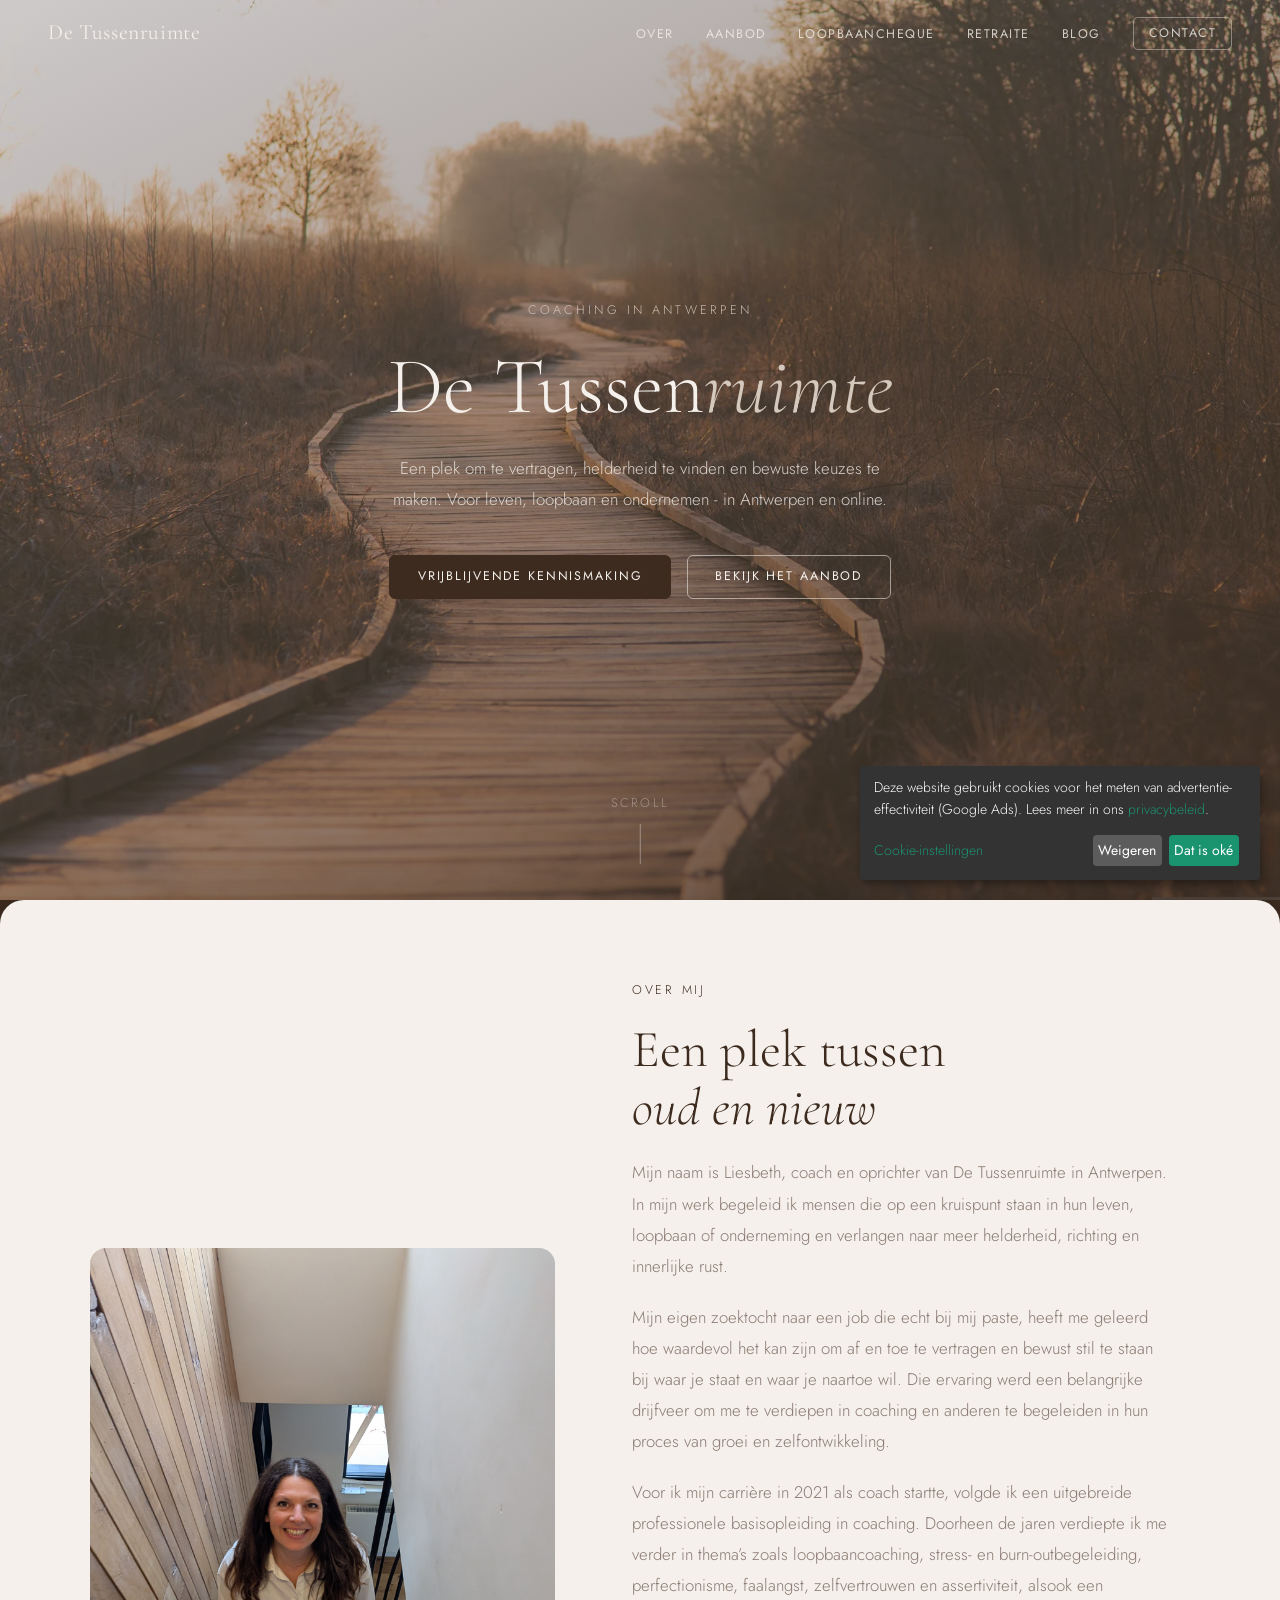
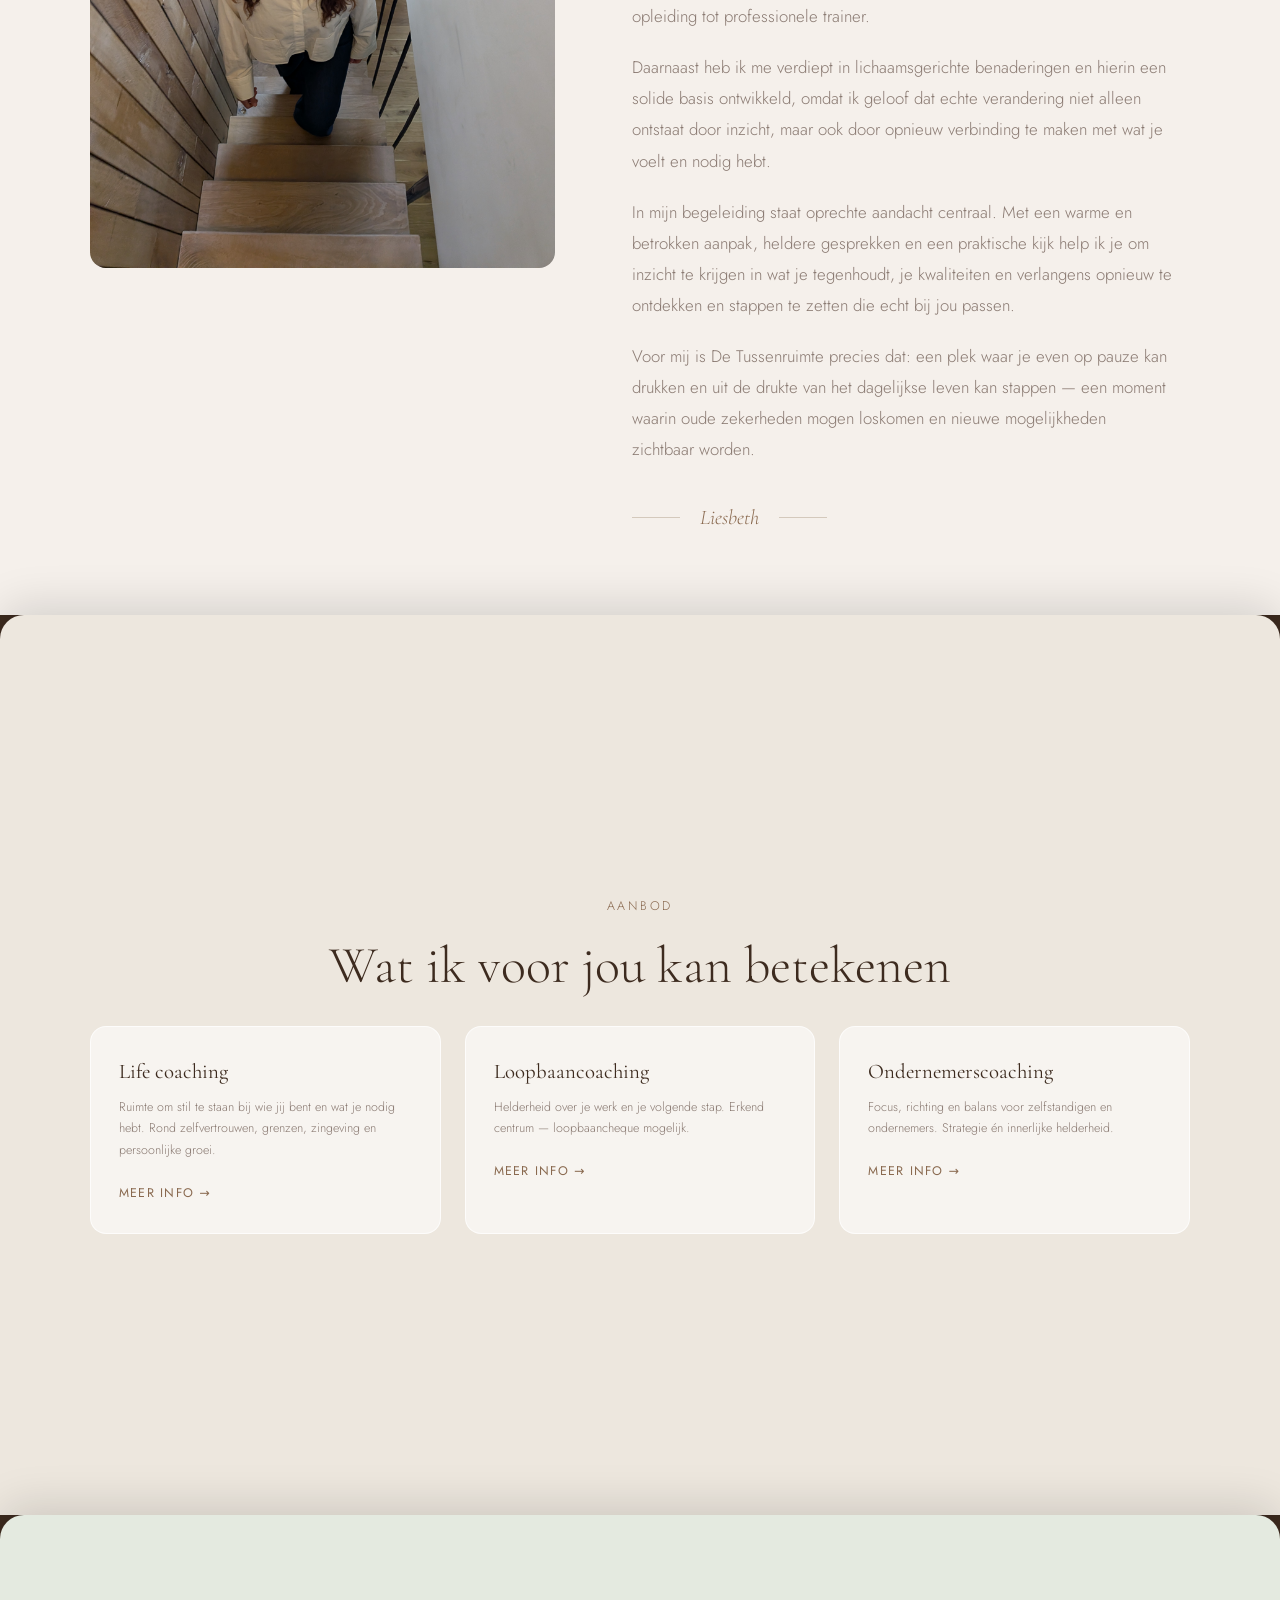
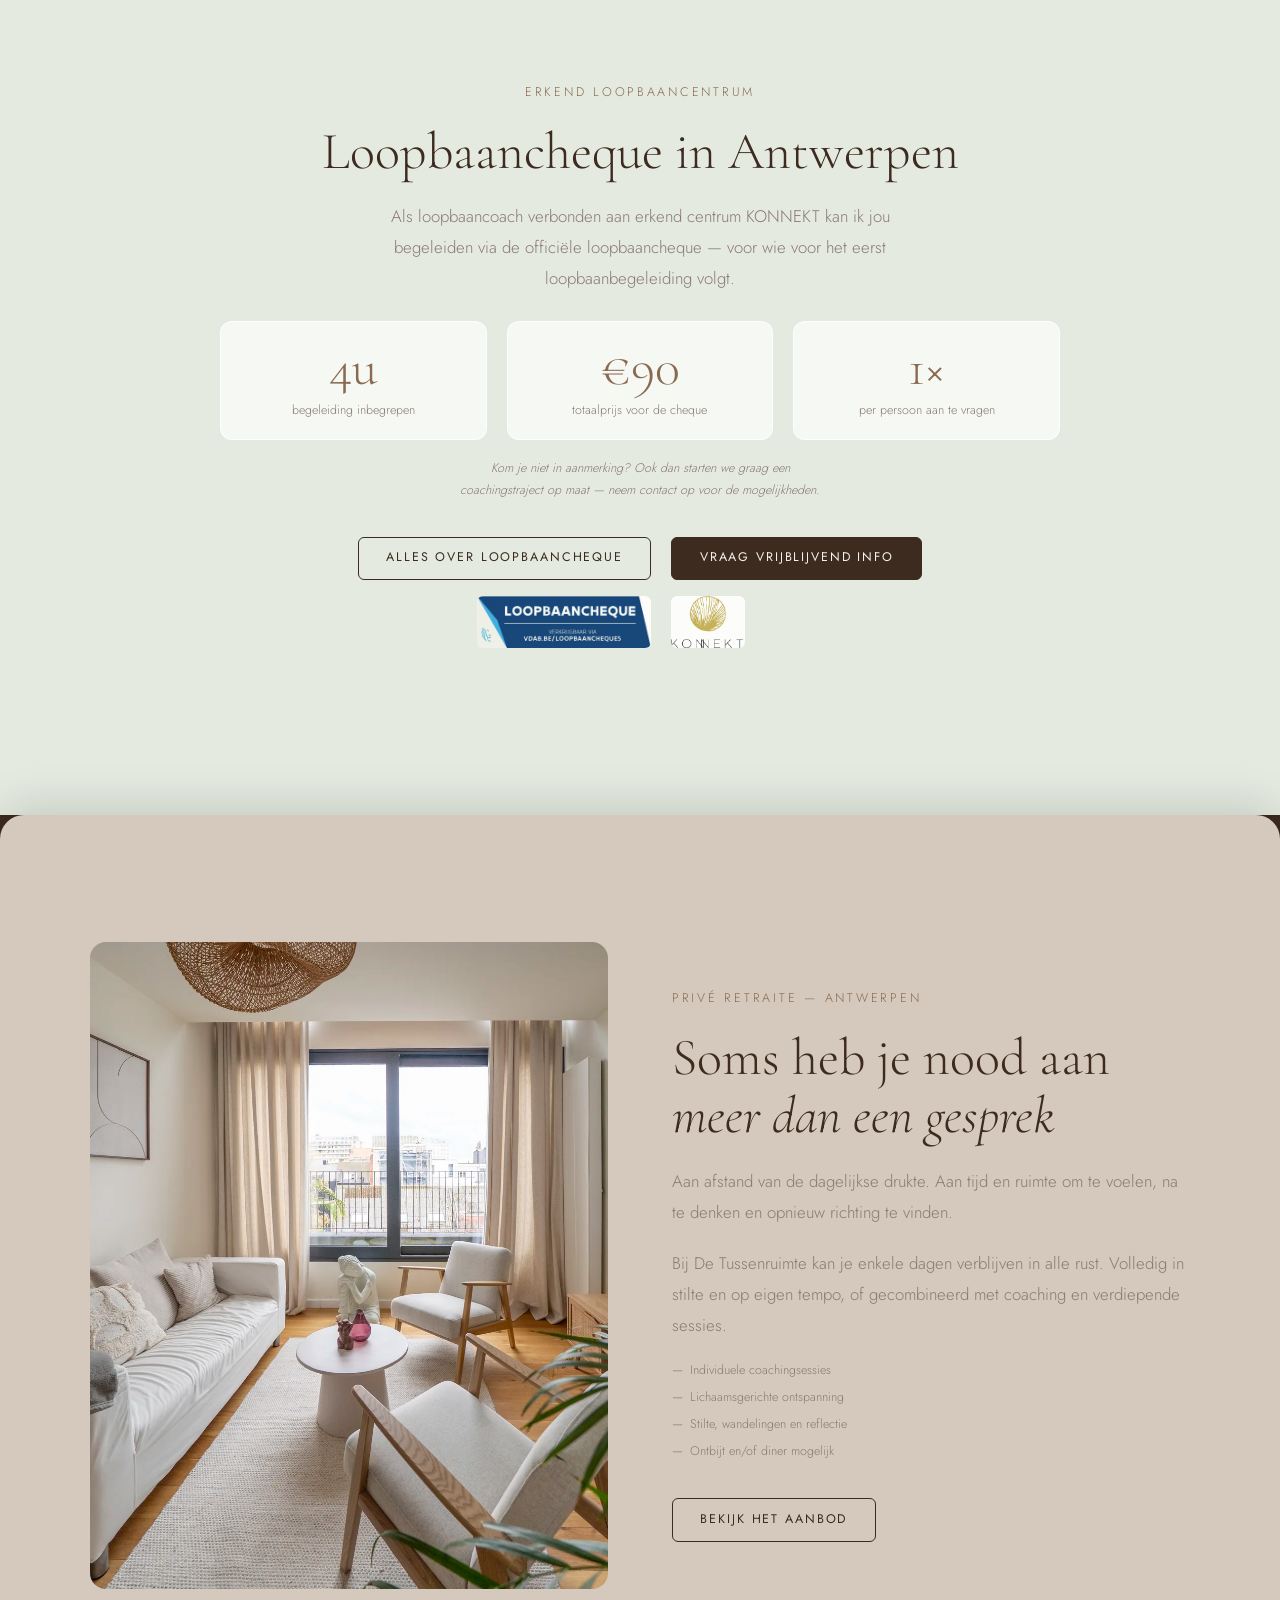
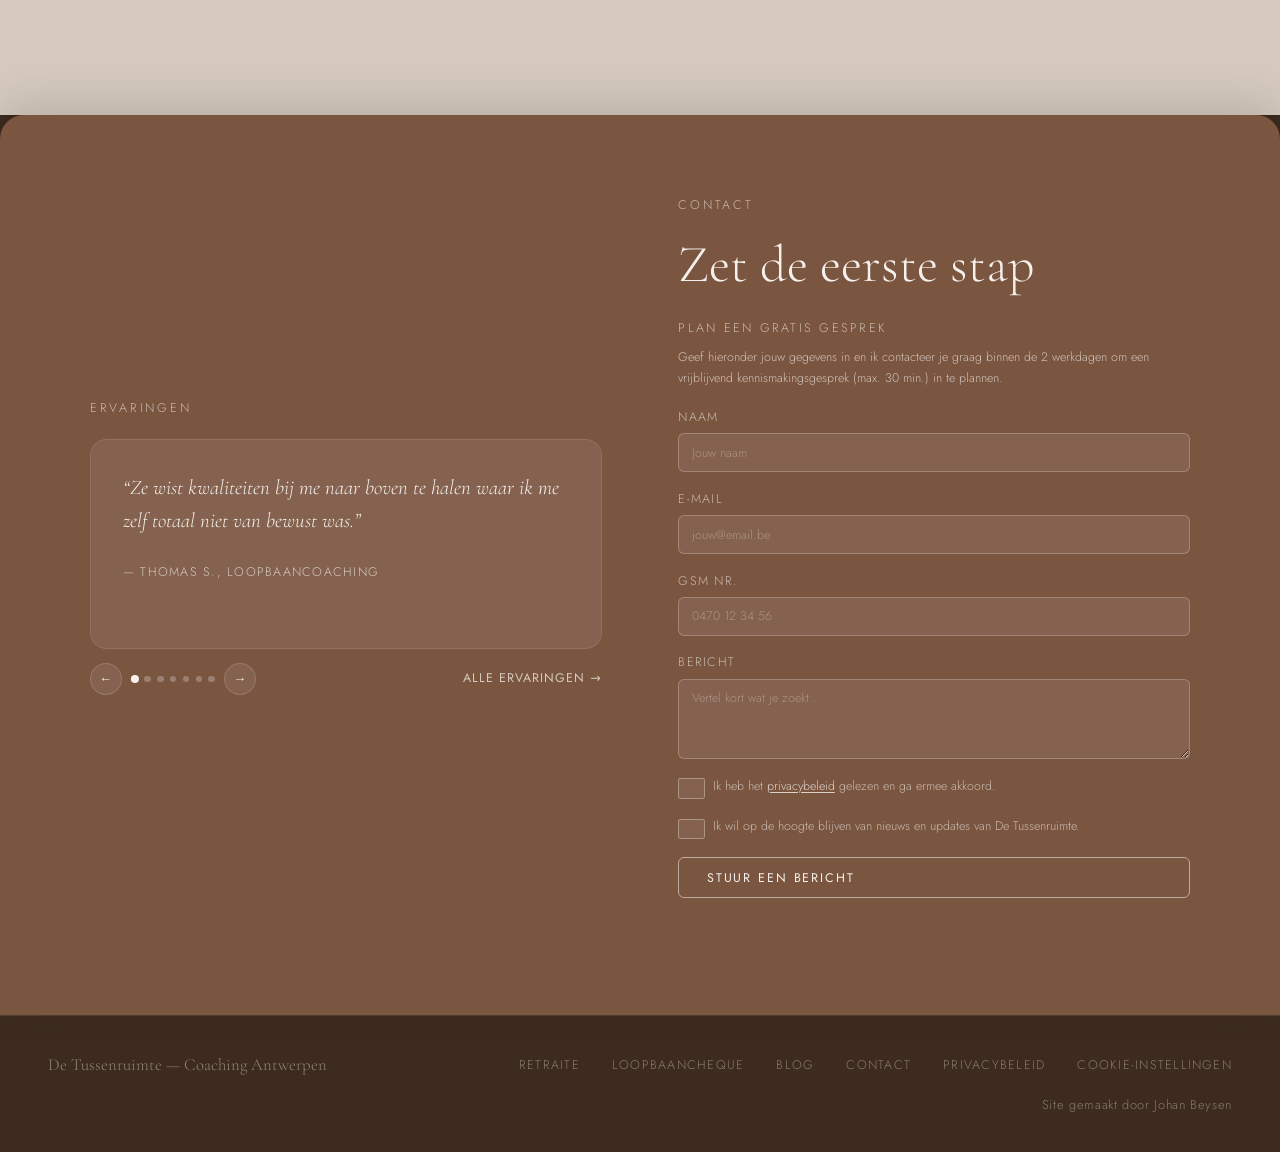
<file: index.html>
<!DOCTYPE html>
<html lang="nl">
<head>
    <meta charset="UTF-8">
    <meta name="viewport" content="width=device-width, initial-scale=1.0">
    <title>De Tussenruimte — Coaching voor leven, loopbaan en ondernemen in Antwerpen</title>
    <meta name="description" content="De Tussenruimte biedt life coaching, loopbaancoaching en ondernemerscoaching in Antwerpen. Een plek om te vertragen, helderheid te vinden en bewuste keuzes te maken.">
    <link rel="canonical" href="/">

    <link rel="stylesheet" href="assets/css/main.css">
    <link rel="stylesheet" href="assets/css/klaro.min.css">

    <!-- Google tag (gtag.js) — altijd actief; Consent Mode v2 regelt toestemming -->
    <script src="assets/js/gtag-init.js"></script>
    <script async src="https://www.googletagmanager.com/gtag/js?id=AW-18123102312"></script>
    <script src="assets/js/conversie.js"></script>

    <script src="assets/js/klaro-config.js"></script>
    <script defer src="assets/js/klaro.min.js"></script>
</head>
<body>

    <!-- ══════════════════════════════════════════════════════════════════
         NAVIGATIE (gedeeld over alle pagina's)
         ══════════════════════════════════════════════════════════════════ -->
    <nav class="site-nav" aria-label="Hoofdnavigatie">
        <a href="/" class="site-nav__logo">De Tussenruimte</a>

        <!-- Desktop links -->
        <ul class="site-nav__links" role="list">
            <li><a href="#over"            class="site-nav__link">Over</a></li>
            <li><a href="#diensten"        class="site-nav__link">Aanbod</a></li>
            <li><a href="#loopbaancheque"  class="site-nav__link">Loopbaancheque</a></li>
            <li><a href="retraite/"        class="site-nav__link">Retraite</a></li>
            <li><a href="blog/"            class="site-nav__link">Blog</a></li>
            <li><a href="#contact"         class="site-nav__link site-nav__link--cta">Contact</a></li>
        </ul>

        <!-- Hamburger (mobiel) -->
        <button class="site-nav__toggle" aria-label="Menu openen" aria-expanded="false">
            <span></span><span></span><span></span>
        </button>
    </nav>

    <!-- Mobiel volledige-scherm menu -->
    <div class="site-nav__mobile-menu" role="dialog" aria-label="Mobiel menu">
        <a href="#over"           class="site-nav__mobile-link">Over</a>
        <a href="#diensten"       class="site-nav__mobile-link">Aanbod</a>
        <a href="#loopbaancheque" class="site-nav__mobile-link">Loopbaancheque</a>
        <a href="retraite/"       class="site-nav__mobile-link">Retraite</a>
        <a href="blog/"           class="site-nav__mobile-link">Blog</a>
        <a href="#contact"        class="site-nav__mobile-link">Contact</a>
    </div>


    <div class="stack-wrapper">

    <!-- ══════════════════════════════════════════════════════════════════
         SECTIE 1 — Hero  (onderste laag, als eerste zichtbaar)
         ══════════════════════════════════════════════════════════════════ -->
    <section id="hero" class="stack-section section--hero" aria-label="Hero">
        <div class="hero__bg"     aria-hidden="true"></div>
        <div class="hero__overlay" aria-hidden="true"></div>

        <div class="hero__content">
            <p class="hero__eyebrow" data-cms="home.hero.eyebrow">Coaching in Antwerpen</p>
            <h1 class="hero__title" data-cms="home.hero.title">
                De Tussen<em>ruimte</em>
            </h1>
            <p class="hero__intro" data-cms="home.hero.intro">
                Een plek om te vertragen, helderheid te vinden en bewuste keuzes te maken.<br>
                Voor leven, loopbaan en ondernemen — in Antwerpen en online.
            </p>
            <div class="hero__ctas">
                <a href="#contact" class="btn btn--primary">Vrijblijvende kennismaking</a>
                <a href="#diensten" class="btn btn--outline-light">Bekijk het aanbod</a>
            </div>
        </div>

        <div class="hero__scroll-hint" aria-hidden="true">Scroll</div>
    </section>


    <!-- ══════════════════════════════════════════════════════════════════
         SECTIE 2 — Over De Tussenruimte  (schuift over de hero)
         ══════════════════════════════════════════════════════════════════ -->
    <section id="over" class="stack-section section--over" aria-label="Over De Tussenruimte">
        <div class="over__layout">
            <div class="over__image">
                <picture>
                    <img
                        src="assets/Images/algemeen/LiesbethTrap.jpg"
                        alt="Liesbeth — coach bij De Tussenruimte"
                        loading="lazy"
                    >
                </picture>
            </div>
            <div class="section__inner">
                <p class="section__label">Over mij</p>
                <h2 class="section__title">
                    Een plek tussen<br><em>oud en nieuw</em>
                </h2>
                <p class="section__body" data-cms="over.tekst.1">
                    Mijn naam is Liesbeth, coach en oprichter van De Tussenruimte in Antwerpen. In mijn werk begeleid ik mensen die op een kruispunt staan in hun leven, loopbaan of onderneming en verlangen naar meer helderheid, richting en innerlijke rust.
                </p>
                <p class="section__body section__body--mt" data-cms="over.tekst.2">
                    Mijn eigen zoektocht naar een job die echt bij mij paste, heeft me geleerd hoe waardevol het kan zijn om af en toe te vertragen en bewust stil te staan bij waar je staat en waar je naartoe wil. Die ervaring werd een belangrijke drijfveer om me te verdiepen in coaching en anderen te begeleiden in hun proces van groei en zelfontwikkeling.
                </p>
                <p class="section__body section__body--mt" data-cms="over.tekst.3">
                    Ik volgde een uitgebreide professionele coachopleiding bij The Job Coach Academy en specialiseerde me doorheen de jaren onder andere in loopbaancoaching, stress- en burn-outbegeleiding, perfectionisme, faalangst, zelfvertrouwen en assertiviteit.
                </p>
                <p class="section__body section__body--mt" data-cms="over.tekst.4">
                    Daarnaast heb ik me verdiept in lichaamsgerichte benaderingen en hierin een solide basis ontwikkeld, omdat ik geloof dat echte verandering niet alleen ontstaat door inzicht, maar ook door opnieuw verbinding te maken met wat je voelt en nodig hebt.
                </p>
                <p class="section__body section__body--mt" data-cms="over.tekst.5">
                    In mijn begeleiding staat oprechte aandacht centraal. Met een warme en betrokken aanpak, heldere gesprekken en een praktische kijk help ik je om inzicht te krijgen in wat je tegenhoudt, je kwaliteiten en verlangens opnieuw te ontdekken en stappen te zetten die echt bij jou passen.
                </p>
                <p class="section__body section__body--mt" data-cms="over.tekst.6">
                    Voor mij is De Tussenruimte precies dat: een plek waar je even op pauze kan drukken en uit de drukte van het dagelijkse leven kan stappen — een moment waarin oude zekerheden mogen loskomen en nieuwe mogelijkheden zichtbaar worden.
                </p>
                <div class="over__signature">
                    <div class="over__signature-line"></div>
                    <span class="over__signature-name">Liesbeth</span>
                    <div class="over__signature-line"></div>
                </div>
            </div>
        </div>
    </section>


    <!-- ══════════════════════════════════════════════════════════════════
         SECTIE 3 — Diensten  (schuift over "Over")
         ══════════════════════════════════════════════════════════════════ -->
    <section id="diensten" class="stack-section section--diensten" aria-label="Aanbod">
        <div class="section__inner section__inner--lg">
            <p class="section__label">Aanbod</p>
            <h2 class="section__title">Wat ik voor jou kan betekenen</h2>

            <div class="service-grid">

                <article class="service-card">
                    <div class="service-card__number">01</div>
                    <h3 class="service-card__title">Life coaching</h3>
                    <p class="service-card__text">
                        Ruimte om stil te staan bij wie jij bent en wat je nodig hebt.
                        Rond zelfvertrouwen, grenzen, zingeving en persoonlijke groei.
                    </p>
                    <a href="life-coaching/" class="service-card__link">Meer info</a>
                </article>

                <article class="service-card">
                    <div class="service-card__number">02</div>
                    <h3 class="service-card__title">Loopbaancoaching</h3>
                    <p class="service-card__text">
                        Helderheid over je werk en je volgende stap. Erkend centrum —
                        loopbaancheque mogelijk.
                    </p>
                    <a href="loopbaancoaching/" class="service-card__link">Meer info</a>
                </article>

                <article class="service-card">
                    <div class="service-card__number">03</div>
                    <h3 class="service-card__title">Ondernemerscoaching</h3>
                    <p class="service-card__text">
                        Focus, richting en balans voor zelfstandigen en ondernemers.
                        Strategie én innerlijke helderheid.
                    </p>
                    <a href="ondernemerscoaching/" class="service-card__link">Meer info</a>
                </article>

            </div>
        </div>
    </section>


    <!-- ══════════════════════════════════════════════════════════════════
         SECTIE 4 — Loopbaancheque  (id voor directe SEO-link)
         ══════════════════════════════════════════════════════════════════ -->
    <section id="loopbaancheque" class="stack-section section--cheque" aria-label="Loopbaancheque">
        <div class="section__inner section__inner--md">
            <p class="section__label">Erkend loopbaancentrum</p>
            <h2 class="section__title">Loopbaancheque in Antwerpen</h2>
            <p class="section__body">
                Als loopbaancoach verbonden aan erkend centrum KONNEKT kan ik jou
                begeleiden via de officiële loopbaancheque — voor wie voor het eerst
                loopbaanbegeleiding volgt.
            </p>

            <div class="cheque-highlights">
                <div class="cheque-item">
                    <div class="cheque-item__value">4u</div>
                    <div class="cheque-item__desc">begeleiding inbegrepen</div>
                </div>
                <div class="cheque-item">
                    <div class="cheque-item__value">€90</div>
                    <div class="cheque-item__desc">totaalprijs voor de cheque</div>
                </div>
                <div class="cheque-item">
                    <div class="cheque-item__value">1×</div>
                    <div class="cheque-item__desc">per persoon aan te vragen</div>
                </div>
            </div>

            <p class="cheque-note">
                Kom je niet in aanmerking? Ook dan starten we graag een coachingstraject
                op maat — neem contact op voor de mogelijkheden.
            </p>

            <div class="cheque-ctas-grid">
                <a href="loopbaancheque/" class="btn btn--outline">Alles over loopbaancheque</a>
                <a href="#contact"        class="btn btn--primary">Vraag vrijblijvend info</a>
                <a href="https://www.vdab.be/orienteren/loopbaanbegeleiding/alles-over-je-loopbaancheque" target="_blank" rel="noopener noreferrer" class="vdab-link">
                    <picture>
                        <source srcset="assets/Images/logo-VDAB-002-768x229.webp" type="image/webp">
                        <img
                            src="assets/Images/logo-VDAB-002-768x229.jpg"
                            alt="Loopbaancheque — verkrijgbaar via VDAB"
                            class="vdab-badge"
                            loading="lazy"
                        >
                    </picture>
                </a>
                <img
                    src="assets/Images/KONNEKTLOGO2020.jpg"
                    alt="KONNEKT — erkend loopbaancentrum"
                    class="konnekt-badge"
                    loading="lazy"
                >
            </div>
        </div>
    </section>


    <!-- ══════════════════════════════════════════════════════════════════
         SECTIE 5 — Retraite teaser  (schuift over "Loopbaancheque")
         ══════════════════════════════════════════════════════════════════ -->
    <section id="retraite-preview" class="stack-section section--retraite" aria-label="Privé retraite">
        <div class="retraite-layout">

            <div class="retraite-layout__image">
                <picture>
                    <source srcset="assets/Images/retraite/RS_04583.webp" type="image/webp">
                    <img
                        src="assets/Images/retraite/RS_04583.jpg"
                        alt="Lichte woonkamer van de retraiteruimte in Antwerpen"
                        data-cms="home.retraite.image"
                        loading="lazy"
                    >
                </picture>
            </div>

            <div class="retraite-layout__content">
                <p class="section__label">Privé retraite — Antwerpen</p>
                <h2 class="section__title">Soms heb je nood aan<br><em>meer dan een gesprek</em></h2>
                <p class="section__body">
                    Aan afstand van de dagelijkse drukte. Aan tijd en ruimte om te voelen,
                    na te denken en opnieuw richting te vinden.
                </p>
                <p class="section__body section__body--mt">
                    Bij De Tussenruimte kan je enkele dagen verblijven in alle rust.
                    Volledig in stilte en op eigen tempo, of gecombineerd met coaching
                    en verdiepende sessies.
                </p>

                <ul class="retraite-includes" aria-label="Wat inbegrepen is">
                    <li>Individuele coachingsessies</li>
                    <li>Lichaamsgerichte ontspanning</li>
                    <li>Stilte, wandelingen en reflectie</li>
                    <li>Ontbijt en/of diner mogelijk</li>
                </ul>

                <div class="section__ctas">
                    <a href="retraite/" class="btn btn--outline">Bekijk het aanbod</a>
                </div>
            </div>

        </div>
    </section>


    <!-- ══════════════════════════════════════════════════════════════════
         SECTIE 6 — Contact  (bovenste laag)
         ══════════════════════════════════════════════════════════════════ -->
    <section id="contact" class="stack-section section--contact" aria-label="Contact">
        <div class="contact-layout">

            <!-- Testimonials -->
            <div>
                <p class="section__label">Ervaringen</p>
                <div class="testimonial-carousel">
                    <div class="testimonial-carousel__track-wrapper">
                        <div class="testimonial-carousel__track">
                            <a href="ervaringen/#thomas" class="testimonial-card">
                                <p class="testimonial-card__quote">
                                    Ze wist kwaliteiten bij me naar boven te halen waar ik me zelf totaal niet van bewust was.
                                </p>
                                <span class="testimonial-card__author">— Thomas S., loopbaancoaching</span>
                            </a>
                            <a href="ervaringen/#maxim" class="testimonial-card">
                                <p class="testimonial-card__quote">
                                    Haar oprecht luisteren bracht rust in dat tollend hoofd van me.
                                </p>
                                <span class="testimonial-card__author">— Maxim L., loopbaancoaching</span>
                            </a>
                        </div>
                    </div>
                    <div class="testimonial-carousel__footer">
                        <div class="testimonial-carousel__controls">
                            <button class="testimonial-carousel__btn" data-dir="-1" aria-label="Vorige">←</button>
                            <div class="testimonial-carousel__dots">
                                <button class="testimonial-carousel__dot testimonial-carousel__dot--active" aria-label="Review 1"></button>
                                <button class="testimonial-carousel__dot" aria-label="Review 2"></button>
                            </div>
                            <button class="testimonial-carousel__btn" data-dir="1" aria-label="Volgende">→</button>
                        </div>
                        <a href="ervaringen/" class="testimonial-carousel__link">Alle ervaringen</a>
                    </div>
                </div>
            </div>

            <!-- Contactopties -->
            <div>
                <p class="section__label">Contact</p>
                <h2 class="section__title">
                    Zet de eerste stap
                </h2>

                <p class="contact-option__heading">Plan een gratis gesprek</p>
                <p class="contact-option__text">
                    Geef hieronder jouw gegevens in en ik contacteer je graag binnen de 2 werkdagen
                    om een vrijblijvend kennismakingsgesprek (max. 30 min.) in te plannen.
                </p>
                <form
                    name="contact"
                    method="POST"
                    netlify
                    data-netlify="true"
                    netlify-honeypot="bot-field"
                    action="/bedankt/"
                    class="contact-form"
                >
                    <input type="hidden" name="form-name" value="contact">
                    <p hidden><input name="bot-field"></p>

                    <div class="form-group">
                        <label for="naam">Naam</label>
                        <input
                            type="text"
                            id="naam"
                            name="naam"
                            placeholder="Jouw naam"
                            required
                            autocomplete="name"
                        >
                    </div>

                    <div class="form-group">
                        <label for="email">E-mail</label>
                        <input
                            type="email"
                            id="email"
                            name="email"
                            placeholder="jouw@email.be"
                            required
                            autocomplete="email"
                        >
                    </div>

                    <div class="form-group">
                        <label for="gsm">Gsm nr.</label>
                        <input
                            type="tel"
                            id="gsm"
                            name="gsm"
                            placeholder="0470 12 34 56"
                            required
                            autocomplete="tel"
                        >
                    </div>

                    <div class="form-group">
                        <label for="bericht">Bericht</label>
                        <textarea
                            id="bericht"
                            name="bericht"
                            placeholder="Vertel kort wat je zoekt…"
                            required
                        ></textarea>
                    </div>

                    <div class="form-group form-group--check">
                        <label class="form-check">
                            <input type="checkbox" name="privacybeleid" value="akkoord" required>
                            <span>Ik heb het <a href="privacybeleid/" target="_blank">privacybeleid</a> gelezen en ga ermee akkoord.</span>
                        </label>
                    </div>

                    <div class="form-group form-group--check">
                        <label class="form-check">
                            <input type="checkbox" name="nieuwsbrief" value="ja">
                            <span>Ik wil op de hoogte blijven van nieuws en updates van De Tussenruimte.</span>
                        </label>
                    </div>

                    <button type="submit" class="btn btn--outline-light">
                        Stuur een bericht
                    </button>
                </form>
            </div>

        </div>
    </section>

    </div><!-- /.stack-wrapper -->


    <!-- ══════════════════════════════════════════════════════════════════
         FOOTER
         ══════════════════════════════════════════════════════════════════ -->
    <footer class="site-footer">
        <span class="footer__brand">De Tussenruimte — Coaching Antwerpen</span>
        <nav class="footer__links" aria-label="Footernavigatie">
            <a href="retraite/"       class="footer__link">Retraite</a>
            <a href="loopbaancheque/" class="footer__link">Loopbaancheque</a>
            <a href="blog/"           class="footer__link">Blog</a>
            <a href="#contact"        class="footer__link">Contact</a>
            <a href="privacybeleid/"  class="footer__link">Privacybeleid</a>
            <a href="#" data-klaro-show class="footer__link">Cookie-instellingen</a>
        </nav>
        <small class="footer__credit">Site gemaakt door <a href="https://johanbeysen.online" rel="noopener noreferrer">Johan Beysen</a></small>
    </footer>

    <script src="assets/js/nav.js"></script>
    <script src="assets/js/content.js"></script>
    <script src="assets/js/netlify-identity-redirect.js"></script>
    <script src="assets/js/ui-handlers.js"></script>
</body>
</html>
</file>
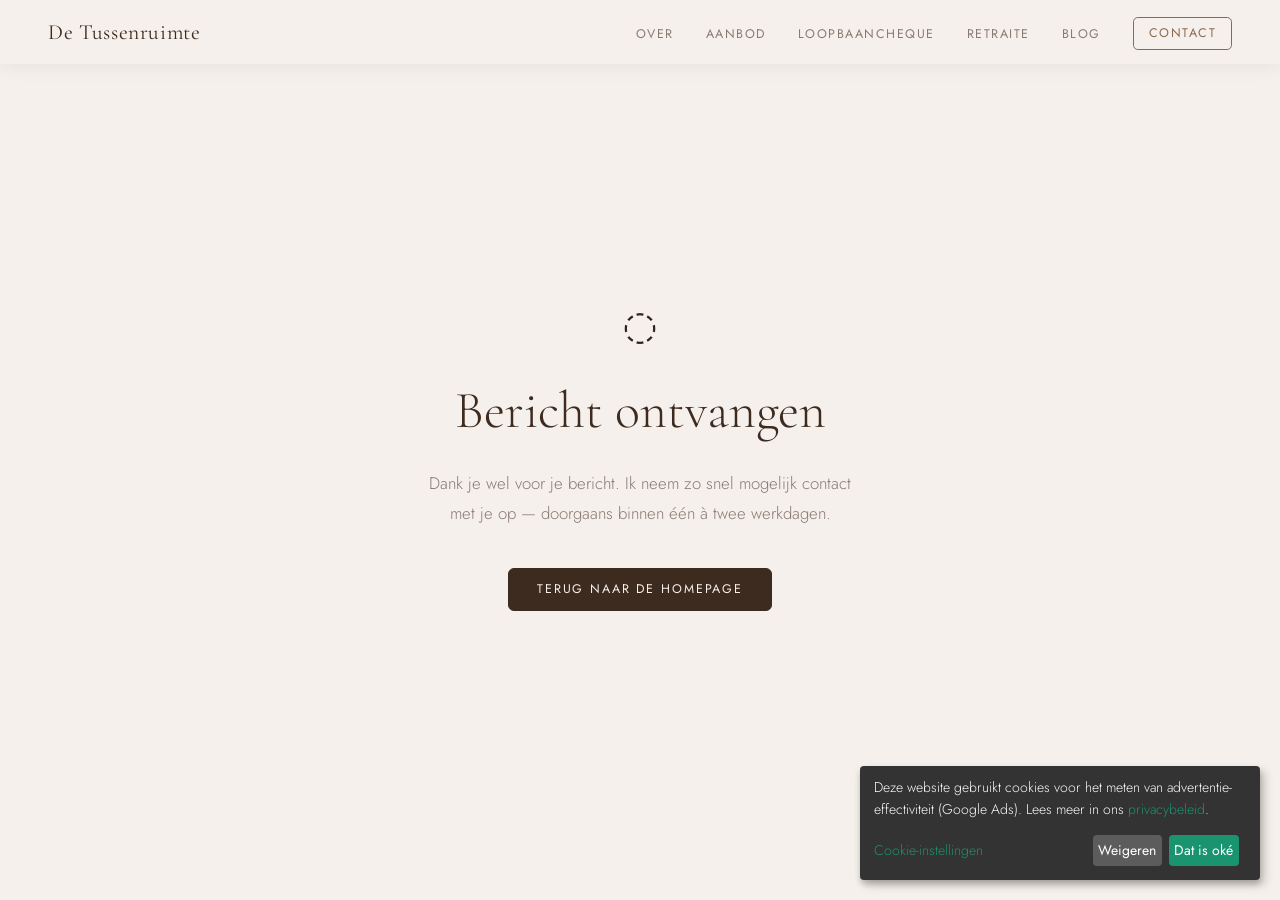
<file: bedankt/index.html>
<!DOCTYPE html>
<html lang="nl">
<head>
    <meta charset="UTF-8">
    <meta name="viewport" content="width=device-width, initial-scale=1.0">
    <title>Bericht ontvangen — De Tussenruimte</title>
    <meta name="robots" content="noindex">

    <link rel="stylesheet" href="../assets/css/main.css">
    <link rel="stylesheet" href="../assets/css/klaro.min.css">

    <!-- Google tag (gtag.js) — altijd actief; Consent Mode v2 regelt toestemming -->
    <script src="../assets/js/gtag-init.js"></script>
    <script async src="https://www.googletagmanager.com/gtag/js?id=AW-18123102312"></script>
    <script src="../assets/js/conversie.js"></script>

    <script src="../assets/js/klaro-config.js"></script>
    <script defer src="../assets/js/klaro.min.js"></script>

</head>
<body>

    <nav class="site-nav site-nav--solid" aria-label="Hoofdnavigatie">
        <a href="../" class="site-nav__logo">De Tussenruimte</a>
        <ul class="site-nav__links" role="list">
            <li><a href="../#over"            class="site-nav__link">Over</a></li>
            <li><a href="../#diensten"        class="site-nav__link">Aanbod</a></li>
            <li><a href="../loopbaancheque/"  class="site-nav__link">Loopbaancheque</a></li>
            <li><a href="../retraite/"        class="site-nav__link">Retraite</a></li>
            <li><a href="../blog/"            class="site-nav__link">Blog</a></li>
            <li><a href="../#contact"         class="site-nav__link site-nav__link--cta">Contact</a></li>
        </ul>
        <button class="site-nav__toggle" aria-label="Menu openen" aria-expanded="false">
            <span></span><span></span><span></span>
        </button>
    </nav>

    <div class="site-nav__mobile-menu" role="dialog" aria-label="Mobiel menu">
        <a href="../"              class="site-nav__mobile-link">Home</a>
        <a href="../#diensten"     class="site-nav__mobile-link">Aanbod</a>
        <a href="../loopbaancheque/" class="site-nav__mobile-link">Loopbaancheque</a>
        <a href="../retraite/"     class="site-nav__mobile-link">Retraite</a>
        <a href="../blog/"         class="site-nav__mobile-link">Blog</a>
        <a href="../#contact"      class="site-nav__mobile-link">Contact</a>
    </div>

    <main class="thankyou-section">
        <div class="thankyou-icon" aria-hidden="true">◌</div>
        <h1 class="thankyou-title">Bericht ontvangen</h1>
        <p class="thankyou-body">
            Dank je wel voor je bericht. Ik neem zo snel mogelijk contact met je op —
            doorgaans binnen één à twee werkdagen.
        </p>
        <a href="../" class="btn btn--primary">Terug naar de homepage</a>
    </main>

    <script src="../assets/js/nav.js"></script>
    <script src="../assets/js/ui-handlers.js"></script>
</body>
</html>
</file>
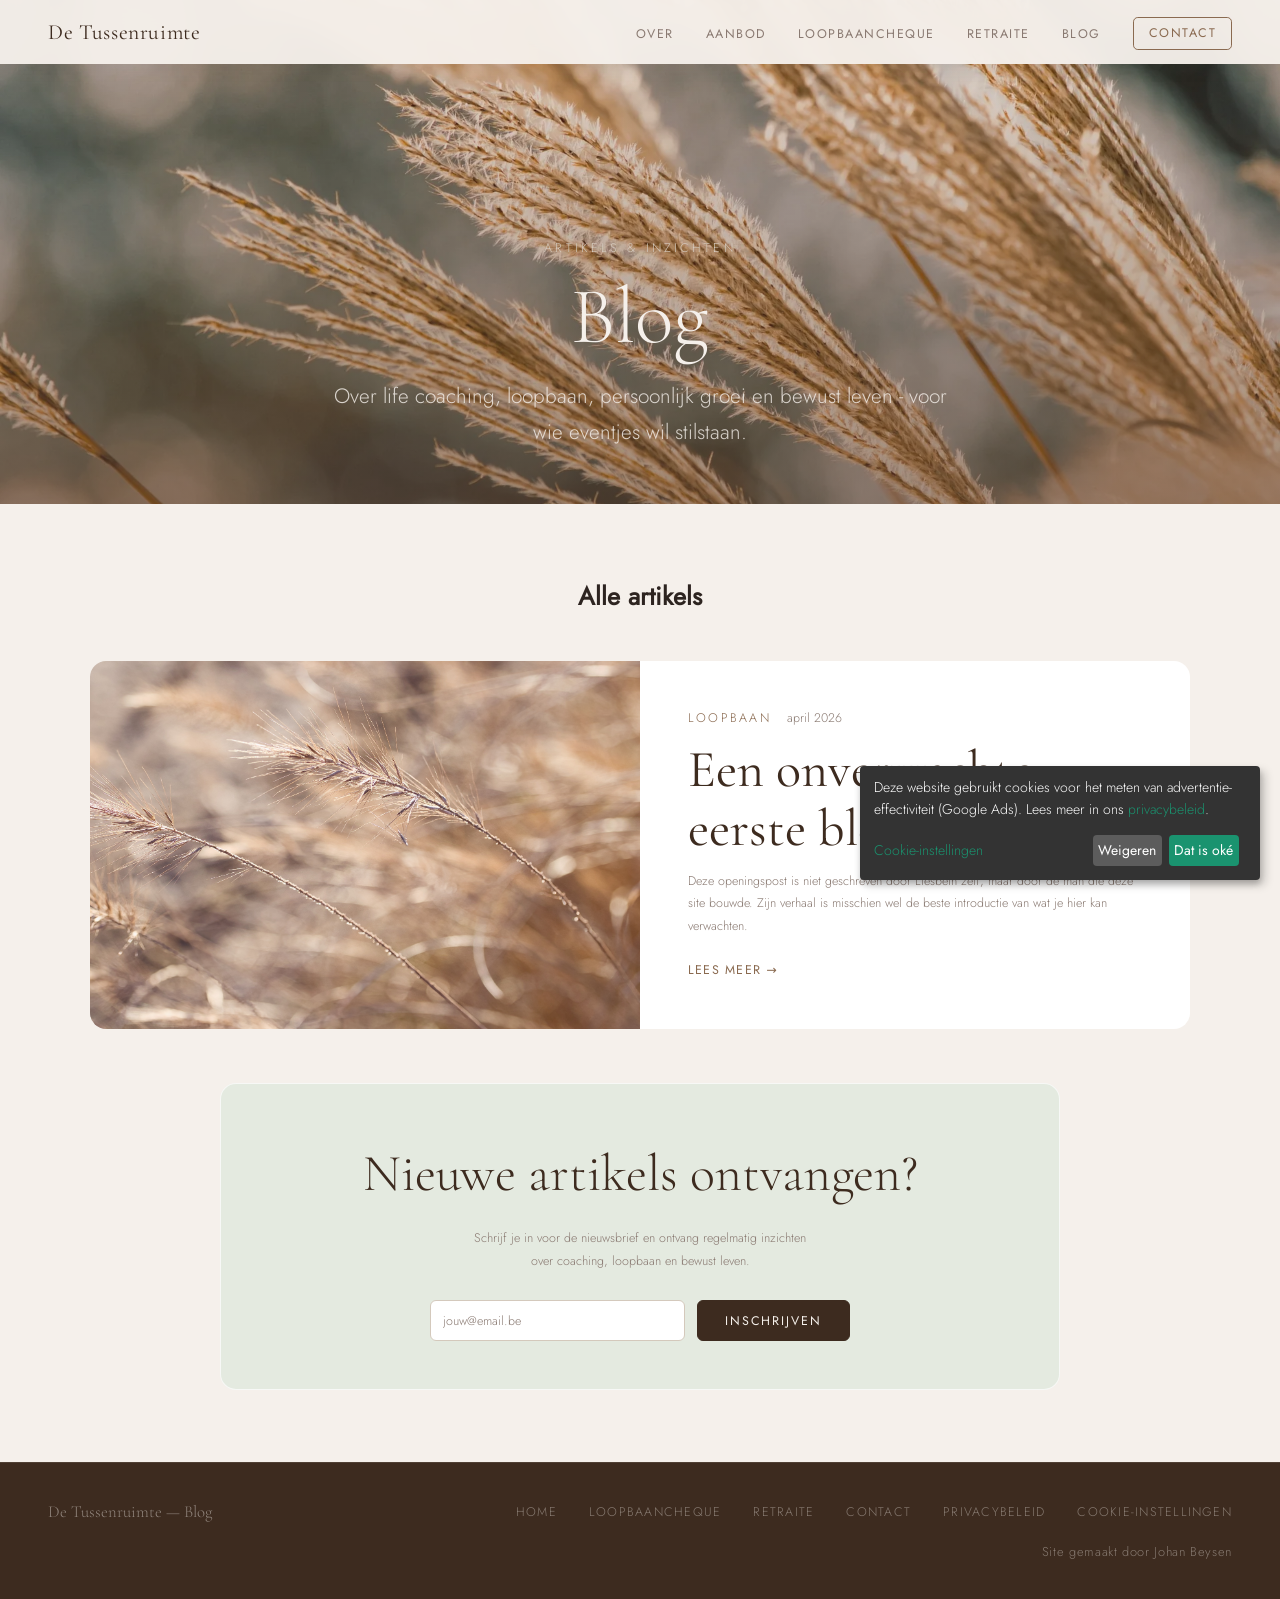
<file: blog/index.html>
<!DOCTYPE html>
<html lang="nl">
<head>
    <meta charset="UTF-8">
    <meta name="viewport" content="width=device-width, initial-scale=1.0">
    <title>Blog — Coaching, loopbaan en persoonlijke groei | De Tussenruimte</title>
    <meta name="description" content="Lees artikels over life coaching, loopbaancoaching, de loopbaancheque en persoonlijk groei — door De Tussenruimte in Antwerpen.">
    <link rel="canonical" href="/blog/">

    <link rel="stylesheet" href="../assets/css/main.css">
    <link rel="stylesheet" href="../assets/css/klaro.min.css">

    <!-- Google tag (gtag.js) — altijd actief; Consent Mode v2 regelt toestemming -->
    <script src="../assets/js/gtag-init.js"></script>
    <script async src="https://www.googletagmanager.com/gtag/js?id=AW-18123102312"></script>
    <script src="../assets/js/conversie.js"></script>

    <script src="../assets/js/klaro-config.js"></script>
    <script defer src="../assets/js/klaro.min.js"></script>

</head>
<body>

    <!-- ── Navigatie ──────────────────────────────────────────────────────── -->
    <nav class="site-nav site-nav--solid" aria-label="Hoofdnavigatie">
        <a href="../" class="site-nav__logo">De Tussenruimte</a>
        <ul class="site-nav__links" role="list">
            <li><a href="../#over"           class="site-nav__link">Over</a></li>
            <li><a href="../#diensten"       class="site-nav__link">Aanbod</a></li>
            <li><a href="../loopbaancheque/" class="site-nav__link">Loopbaancheque</a></li>
            <li><a href="../retraite/"       class="site-nav__link">Retraite</a></li>
            <li><a href="../blog/"           class="site-nav__link">Blog</a></li>
            <li><a href="../#contact"        class="site-nav__link site-nav__link--cta">Contact</a></li>
        </ul>
        <button class="site-nav__toggle" aria-label="Menu openen" aria-expanded="false">
            <span></span><span></span><span></span>
        </button>
    </nav>

    <div class="site-nav__mobile-menu" role="dialog" aria-label="Mobiel menu">
        <a href="../"               class="site-nav__mobile-link">Home</a>
        <a href="../#diensten"      class="site-nav__mobile-link">Aanbod</a>
        <a href="../loopbaancheque/" class="site-nav__mobile-link">Loopbaancheque</a>
        <a href="../retraite/"      class="site-nav__mobile-link">Retraite</a>
        <a href="../blog/"          class="site-nav__mobile-link">Blog</a>
        <a href="../#contact"       class="site-nav__mobile-link">Contact</a>
    </div>


    <!-- ── Blog header ───────────────────────────────────────────────────── -->
    <header class="page-hero" aria-label="Blog">
        <div class="page-hero__bg page-hero__bg--blog" aria-hidden="true">
        </div>
        <div class="page-hero__overlay" aria-hidden="true"></div>
        <div class="page-hero__content">
            <p class="page-hero__label" data-cms="blog.hero.label">Artikels & Inzichten</p>
            <h1 class="page-hero__title" data-cms="blog.hero.title">Blog</h1>
            <p class="page-hero__intro" data-cms="blog.hero.intro">
                Over life coaching, loopbaan, persoonlijk groei en bewust leven —
                voor wie eventjes wil stilstaan.
            </p>
        </div>
    </header>


    <!-- ── Artikelen ──────────────────────────────────────────────────────── -->
    <section class="content-section content-section--cream" aria-labelledby="artikels-title">
        <h2 id="artikels-title" class="sr-only">Alle artikels</h2>

        <div id="blog-articles" class="article-grid">
            <p class="section__body">Artikels laden...</p>
        </div>

        <!-- Newsletter banner -->
        <div class="newsletter-banner">
            <h2 class="newsletter-banner__title" data-cms="blog.newsletter.title">Nieuwe artikels ontvangen?</h2>
            <p class="newsletter-banner__text" data-cms="blog.newsletter.text">
                Schrijf je in voor de nieuwsbrief en ontvang regelmatig
                inzichten over coaching, loopbaan en bewust leven.
            </p>
            <form class="newsletter-form" action="#" method="post">
                <input
                    type="email"
                    name="email"
                    placeholder="jouw@email.be"
                    required
                    autocomplete="email"
                    aria-label="E-mailadres voor nieuwsbrief"
                >
                <button type="submit" class="btn btn--primary">Inschrijven</button>
            </form>
        </div>

    </section>


    <!-- ── Footer ─────────────────────────────────────────────────────────── -->
    <footer class="site-footer">
        <span class="footer__brand">De Tussenruimte — Blog</span>
        <nav class="footer__links" aria-label="Footernavigatie">
            <a href="../"                class="footer__link">Home</a>
            <a href="../loopbaancheque/" class="footer__link">Loopbaancheque</a>
            <a href="../retraite/"       class="footer__link">Retraite</a>
            <a href="../#contact"        class="footer__link">Contact</a>
            <a href="../privacybeleid/"  class="footer__link">Privacybeleid</a>
            <a href="#" data-klaro-show class="footer__link">Cookie-instellingen</a>
        </nav>
        <small class="footer__credit">Site gemaakt door <a href="https://johanbeysen.online" rel="noopener noreferrer">Johan Beysen</a></small>
    </footer>

    <script src="../assets/js/nav.js"></script>
    <script src="../assets/js/content.js"></script>
    <script src="../assets/js/blog.js"></script>
    <script src="../assets/js/ui-handlers.js"></script>
</body>
</html>
</file>
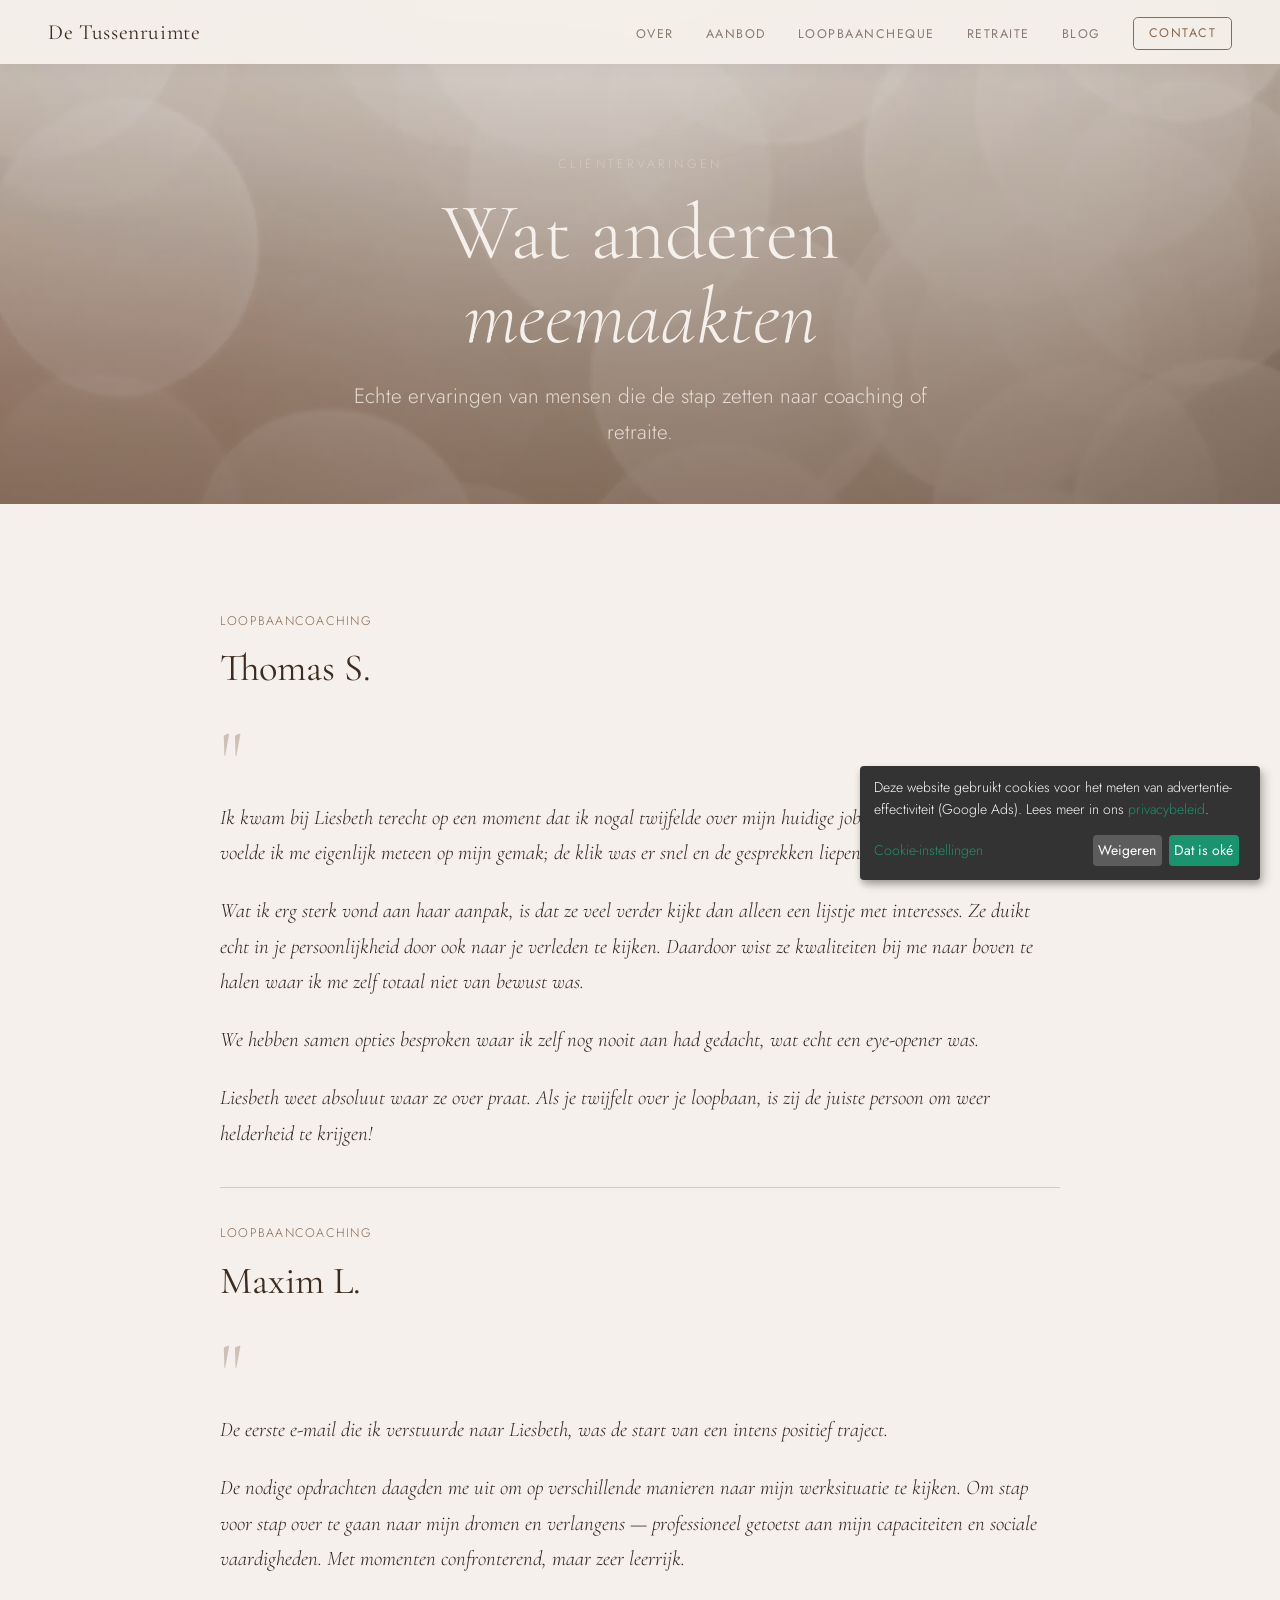
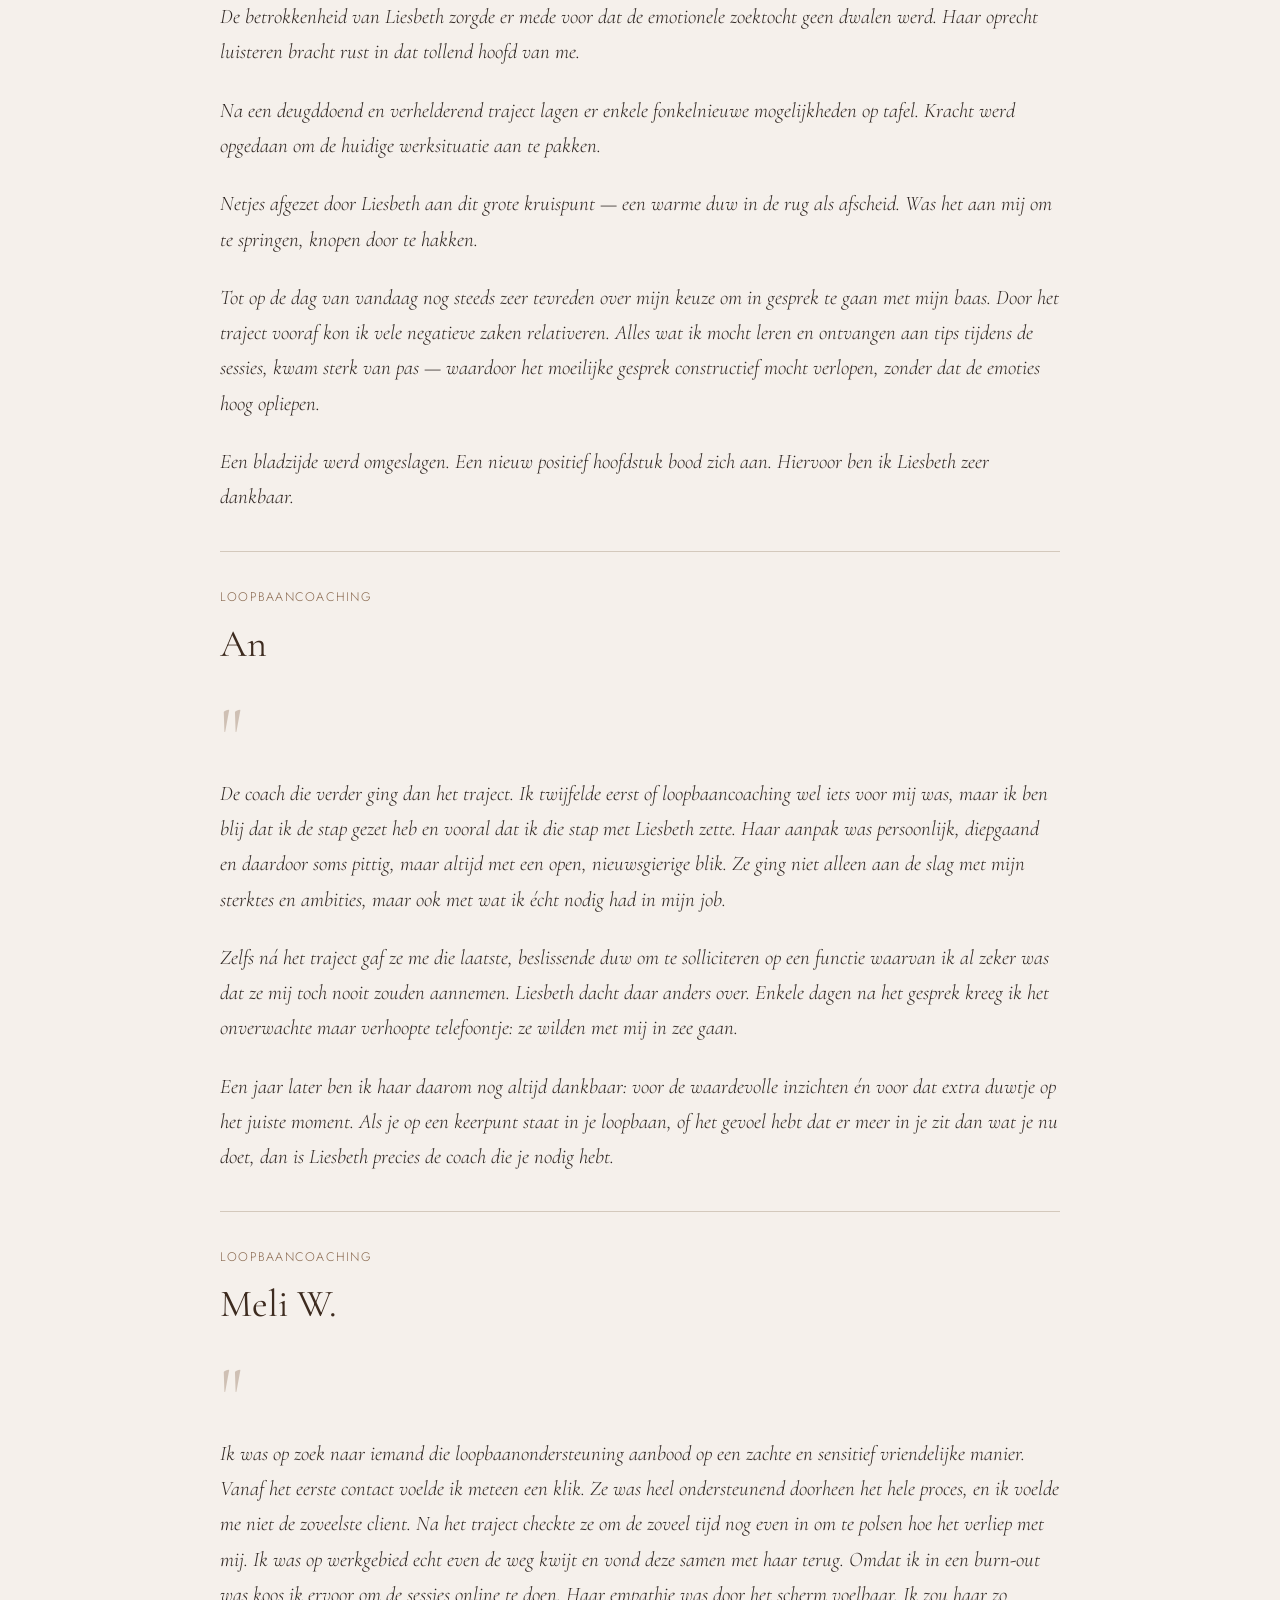
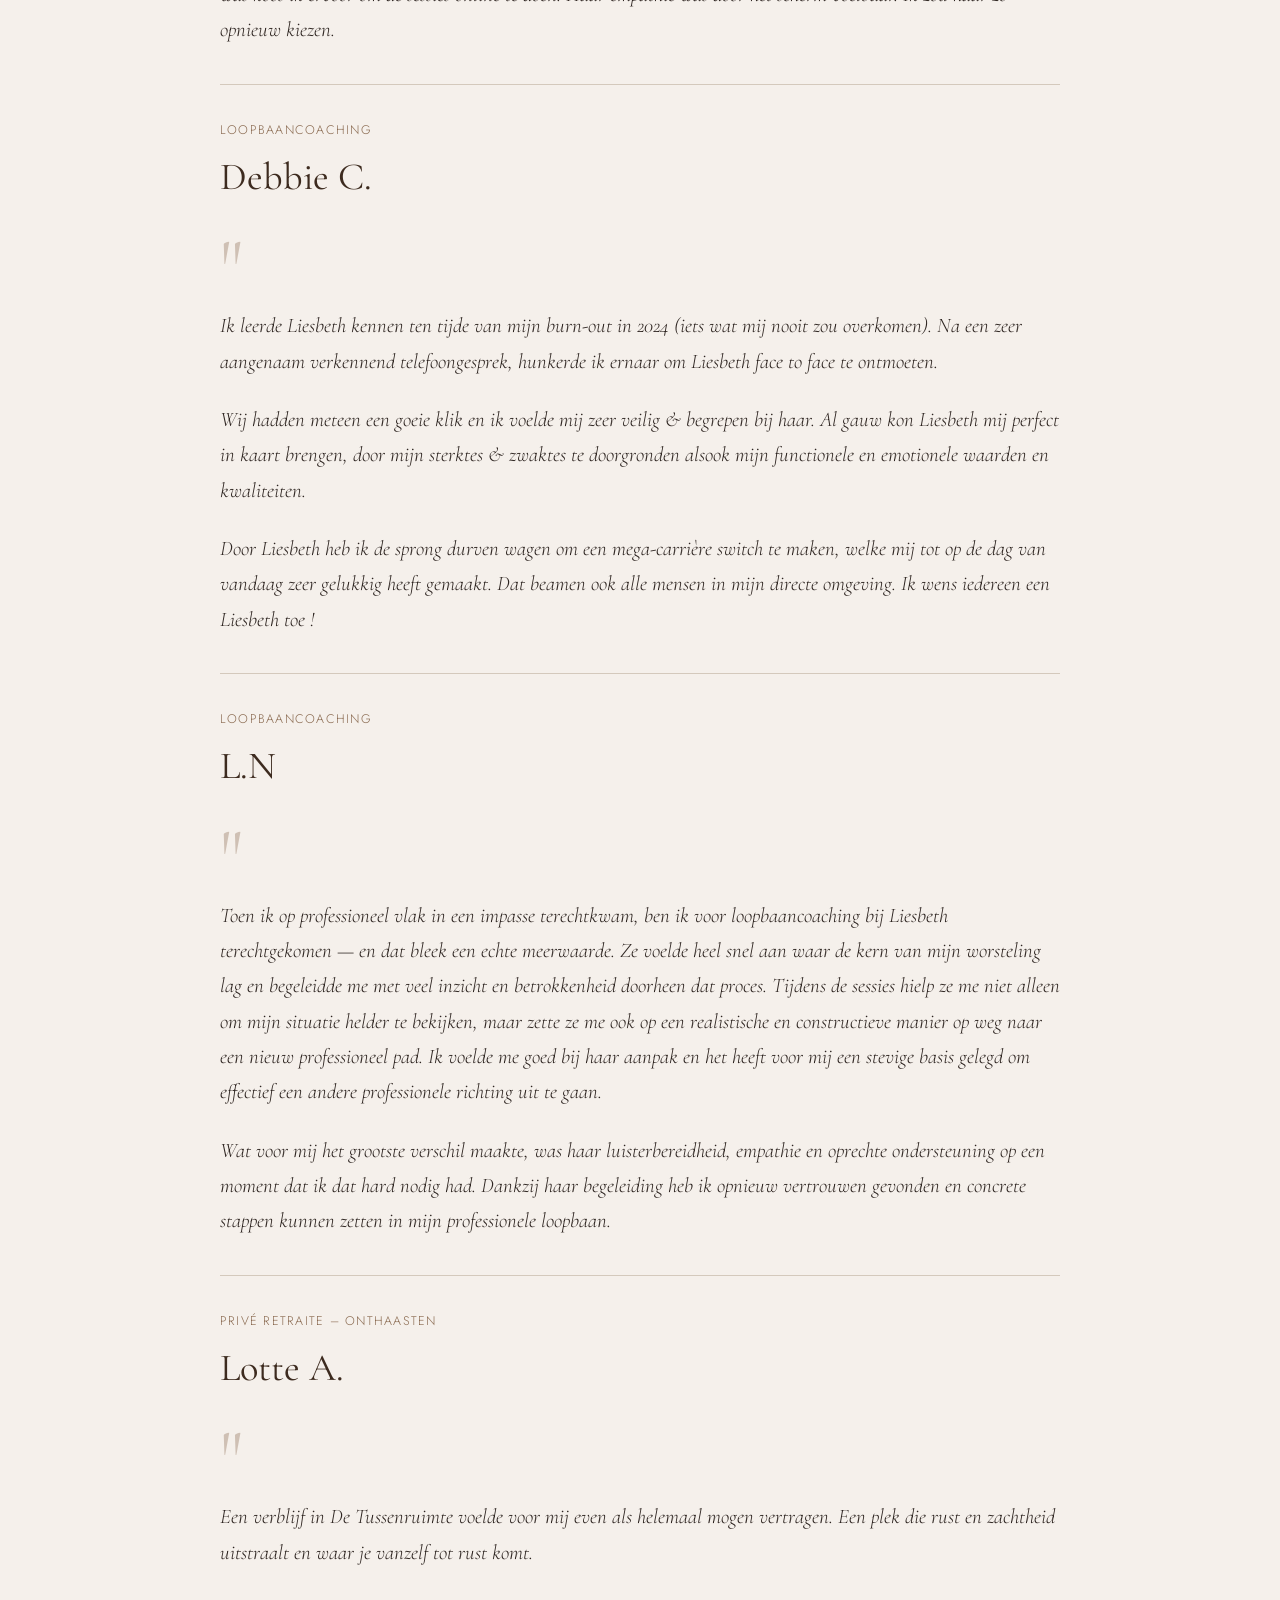
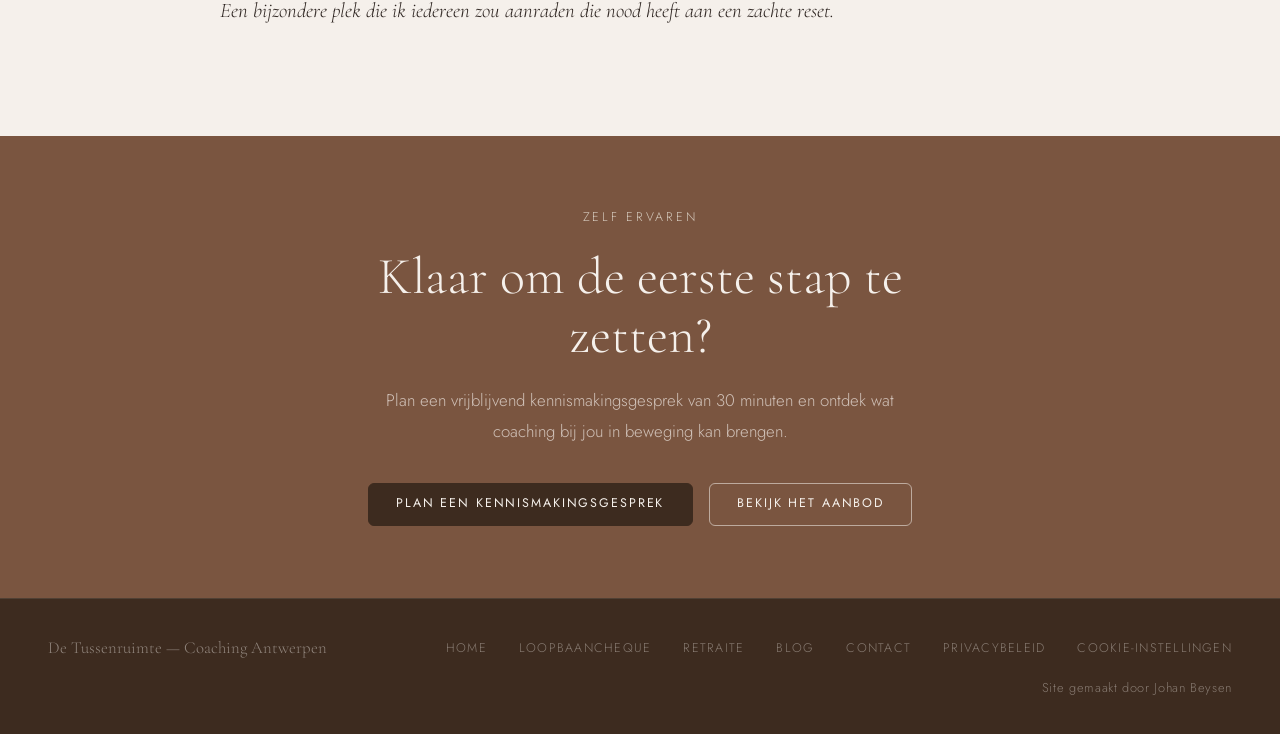
<file: ervaringen/index.html>
<!DOCTYPE html>
<html lang="nl">
<head>
    <meta charset="UTF-8">
    <meta name="viewport" content="width=device-width, initial-scale=1.0">
    <title>Ervaringen — Wat cliënten zeggen | De Tussenruimte</title>
    <meta name="description" content="Lees wat cliënten zeggen over coaching bij De Tussenruimte in Antwerpen. Echte ervaringen met loopbaancoaching en persoonlijke begeleiding door Liesbeth.">
    <link rel="canonical" href="/ervaringen/">
    <link rel="stylesheet" href="../assets/css/main.css">
    <link rel="stylesheet" href="../assets/css/klaro.min.css">

    <!-- Google tag (gtag.js) — altijd actief; Consent Mode v2 regelt toestemming -->
    <script src="../assets/js/gtag-init.js"></script>
    <script async src="https://www.googletagmanager.com/gtag/js?id=AW-18123102312"></script>
    <script src="../assets/js/conversie.js"></script>

    <script src="../assets/js/klaro-config.js"></script>
    <script defer src="../assets/js/klaro.min.js"></script>
</head>
<body>

    <!-- ── Navigatie ──────────────────────────────────────────────────────── -->
    <nav class="site-nav site-nav--solid" aria-label="Hoofdnavigatie">
        <a href="../" class="site-nav__logo">De Tussenruimte</a>
        <ul class="site-nav__links" role="list">
            <li><a href="../#over"            class="site-nav__link">Over</a></li>
            <li><a href="../#diensten"        class="site-nav__link">Aanbod</a></li>
            <li><a href="../loopbaancheque/"  class="site-nav__link">Loopbaancheque</a></li>
            <li><a href="../retraite/"        class="site-nav__link">Retraite</a></li>
            <li><a href="../blog/"            class="site-nav__link">Blog</a></li>
            <li><a href="../#contact"         class="site-nav__link site-nav__link--cta">Contact</a></li>
        </ul>
        <button class="site-nav__toggle" aria-label="Menu openen" aria-expanded="false">
            <span></span><span></span><span></span>
        </button>
    </nav>

    <div class="site-nav__mobile-menu" role="dialog" aria-label="Mobiel menu">
        <a href="../"               class="site-nav__mobile-link">Home</a>
        <a href="../#diensten"      class="site-nav__mobile-link">Aanbod</a>
        <a href="../loopbaancheque/" class="site-nav__mobile-link">Loopbaancheque</a>
        <a href="../retraite/"      class="site-nav__mobile-link">Retraite</a>
        <a href="../blog/"          class="site-nav__mobile-link">Blog</a>
        <a href="../#contact"       class="site-nav__mobile-link">Contact</a>
    </div>


    <!-- ── Hero ──────────────────────────────────────────────────────────── -->
    <header class="page-hero" aria-label="Ervaringen">
        <div class="page-hero__bg page-hero__bg--ervaringen" aria-hidden="true"></div>
        <div class="page-hero__overlay" aria-hidden="true"></div>
        <div class="page-hero__content">
            <p class="page-hero__label">Cliëntervaringen</p>
            <h1 class="page-hero__title">
                Wat anderen<br><em>meemaakten</em>
            </h1>
            <p class="page-hero__intro">
                Echte ervaringen van mensen die de stap zetten naar coaching of retraite.
            </p>
        </div>
    </header>


    <!-- ── Reviews ───────────────────────────────────────────────────────── -->
    <section class="content-section content-section--cream" aria-label="Cliëntervaringen" data-reviews-container>

        <article id="thomas" class="review-entry">
            <p class="review-entry__label">Loopbaancoaching</p>
            <h2 class="review-entry__name">Thomas S.</h2>
            <span class="review-entry__quote-mark" aria-hidden="true">&ldquo;</span>
            <blockquote class="review-entry__body">
                <p>Ik kwam bij Liesbeth terecht op een moment dat ik nogal twijfelde over mijn huidige job. Vanaf het eerste gesprek voelde ik me eigenlijk meteen op mijn gemak; de klik was er snel en de gesprekken liepen heel natuurlijk en vlot.</p>
                <p>Wat ik erg sterk vond aan haar aanpak, is dat ze veel verder kijkt dan alleen een lijstje met interesses. Ze duikt echt in je persoonlijkheid door ook naar je verleden te kijken. Daardoor wist ze kwaliteiten bij me naar boven te halen waar ik me zelf totaal niet van bewust was.</p>
                <p>We hebben samen opties besproken waar ik zelf nog nooit aan had gedacht, wat echt een eye-opener was.</p>
                <p>Liesbeth weet absoluut waar ze over praat. Als je twijfelt over je loopbaan, is zij de juiste persoon om weer helderheid te krijgen!</p>
            </blockquote>
        </article>

        <article id="maxim" class="review-entry">
            <p class="review-entry__label">Loopbaancoaching</p>
            <h2 class="review-entry__name">Maxim L.</h2>
            <span class="review-entry__quote-mark" aria-hidden="true">&ldquo;</span>
            <blockquote class="review-entry__body">
                <p>De eerste e-mail die ik verstuurde naar Liesbeth, was de start van een intens positief traject.</p>
                <p>De nodige opdrachten daagden me uit om op verschillende manieren naar mijn werksituatie te kijken. Om stap voor stap over te gaan naar mijn dromen en verlangens — professioneel getoetst aan mijn capaciteiten en sociale vaardigheden. Met momenten confronterend, maar zeer leerrijk.</p>
                <p>De betrokkenheid van Liesbeth zorgde er mede voor dat de emotionele zoektocht geen dwalen werd. Haar oprecht luisteren bracht rust in dat tollend hoofd van me.</p>
                <p>Na een deugddoend en verhelderend traject lagen er enkele fonkelnieuwe mogelijkheden op tafel. Kracht werd opgedaan om de huidige werksituatie aan te pakken.</p>
                <p>Netjes afgezet door Liesbeth aan dit grote kruispunt — een warme duw in de rug als afscheid. Was het aan mij om te springen, knopen door te hakken.</p>
                <p>Tot op de dag van vandaag nog steeds zeer tevreden over mijn keuze om in gesprek te gaan met mijn baas. Door het traject vooraf kon ik vele negatieve zaken relativeren. Alles wat ik mocht leren en ontvangen aan tips tijdens de sessies, kwam sterk van pas — waardoor het moeilijke gesprek constructief mocht verlopen, zonder dat de emoties hoog opliepen.</p>
                <p>Een bladzijde werd omgeslagen. Een nieuw positief hoofdstuk bood zich aan. Hiervoor ben ik Liesbeth zeer dankbaar.</p>
            </blockquote>
        </article>

    </section>


    <!-- ── CTA ───────────────────────────────────────────────────────────── -->
    <section class="content-section content-section--deep" aria-labelledby="ervaringen-cta-title">
        <div class="section__inner">
            <p class="section__label">Zelf ervaren</p>
            <h2 id="ervaringen-cta-title" class="section__title">
                Klaar om de eerste stap te zetten?
            </h2>
            <p class="section__body">
                Plan een vrijblijvend kennismakingsgesprek van 30 minuten en ontdek
                wat coaching bij jou in beweging kan brengen.
            </p>
            <div class="section__ctas">
                <a href="../#contact" class="btn btn--primary">Plan een kennismakingsgesprek</a>
                <a href="../#diensten" class="btn btn--outline-light">Bekijk het aanbod</a>
            </div>
        </div>
    </section>


    <!-- ── Footer ────────────────────────────────────────────────────────── -->
    <footer class="site-footer">
        <span class="footer__brand">De Tussenruimte — Coaching Antwerpen</span>
        <nav class="footer__links" aria-label="Footernavigatie">
            <a href="../"                class="footer__link">Home</a>
            <a href="../loopbaancheque/" class="footer__link">Loopbaancheque</a>
            <a href="../retraite/"       class="footer__link">Retraite</a>
            <a href="../blog/"           class="footer__link">Blog</a>
            <a href="../#contact"        class="footer__link">Contact</a>
            <a href="../privacybeleid/"  class="footer__link">Privacybeleid</a>
            <a href="#" data-klaro-show class="footer__link">Cookie-instellingen</a>
        </nav>
        <small class="footer__credit">Site gemaakt door <a href="https://johanbeysen.online" rel="noopener noreferrer">Johan Beysen</a></small>
    </footer>

    <script src="../assets/js/nav.js"></script>
    <script src="../assets/js/content.js"></script>
    <script src="../assets/js/ui-handlers.js"></script>
</body>
</html>
</file>
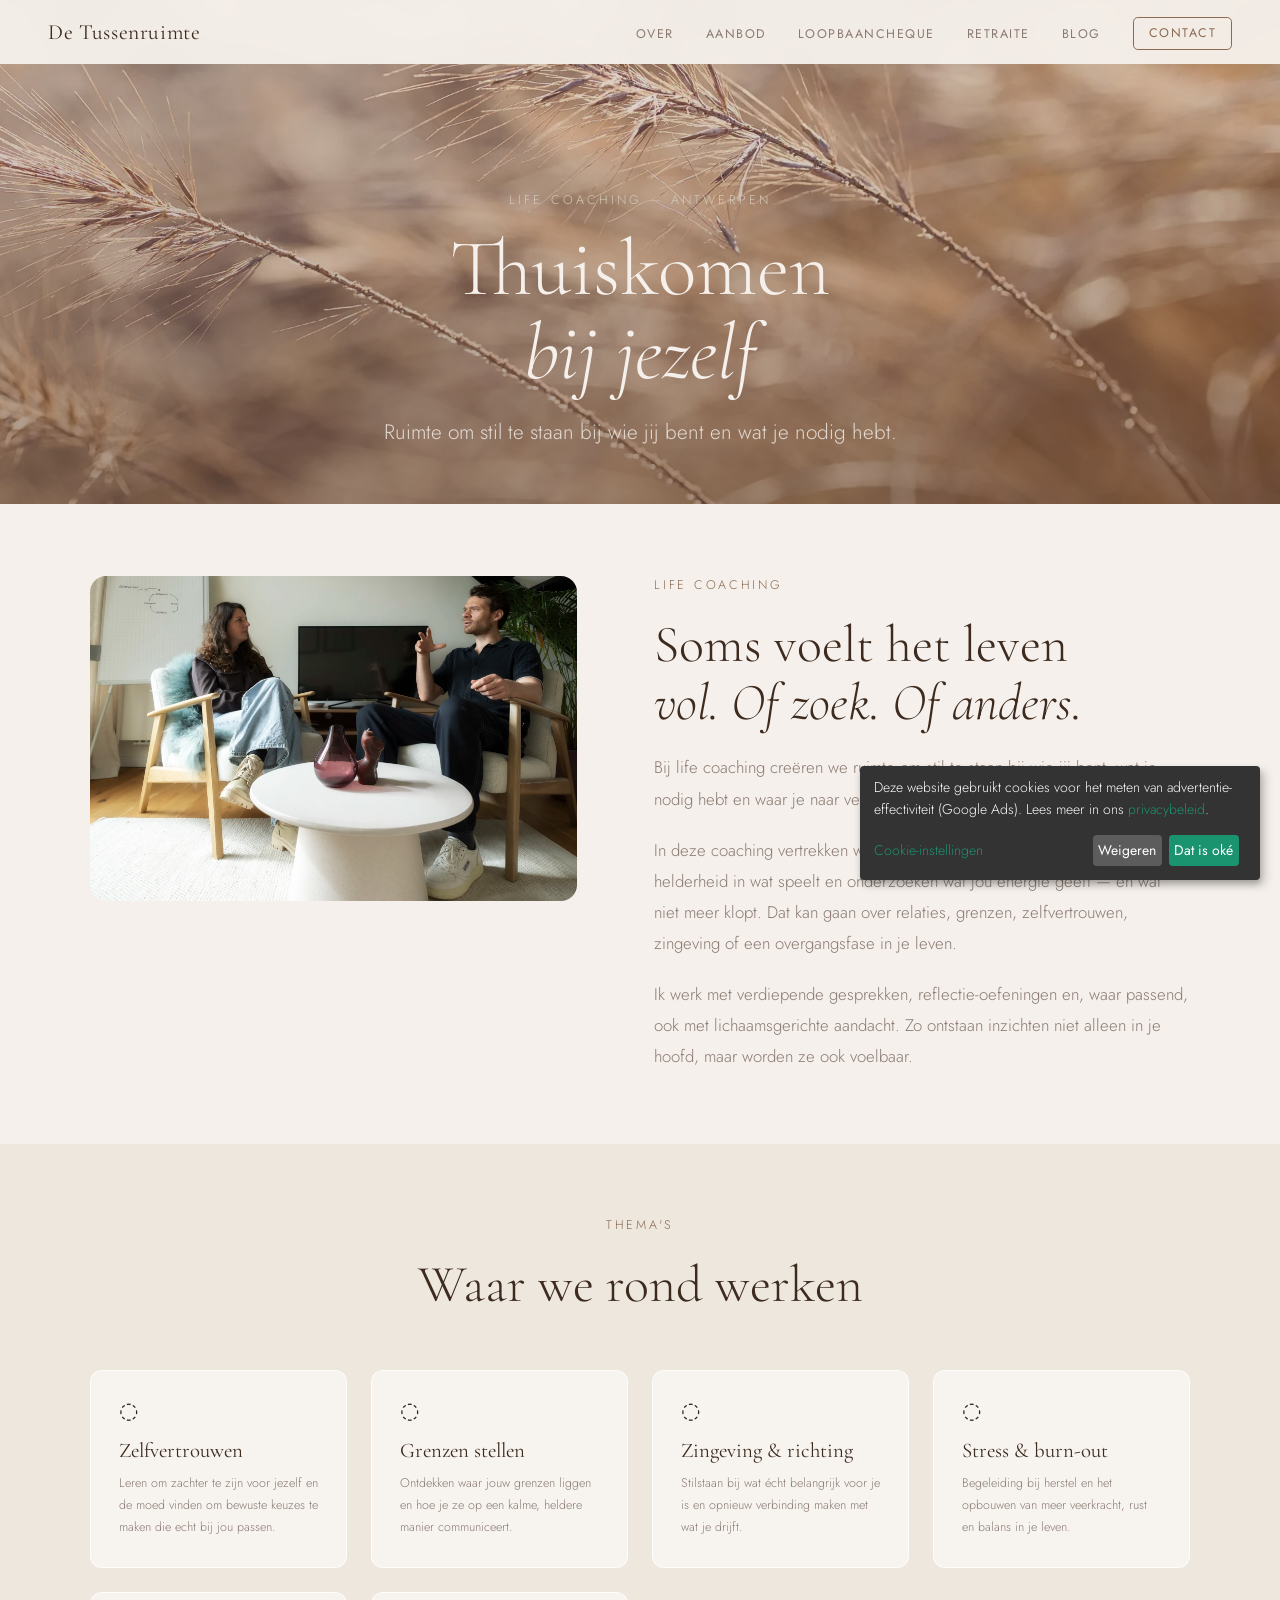
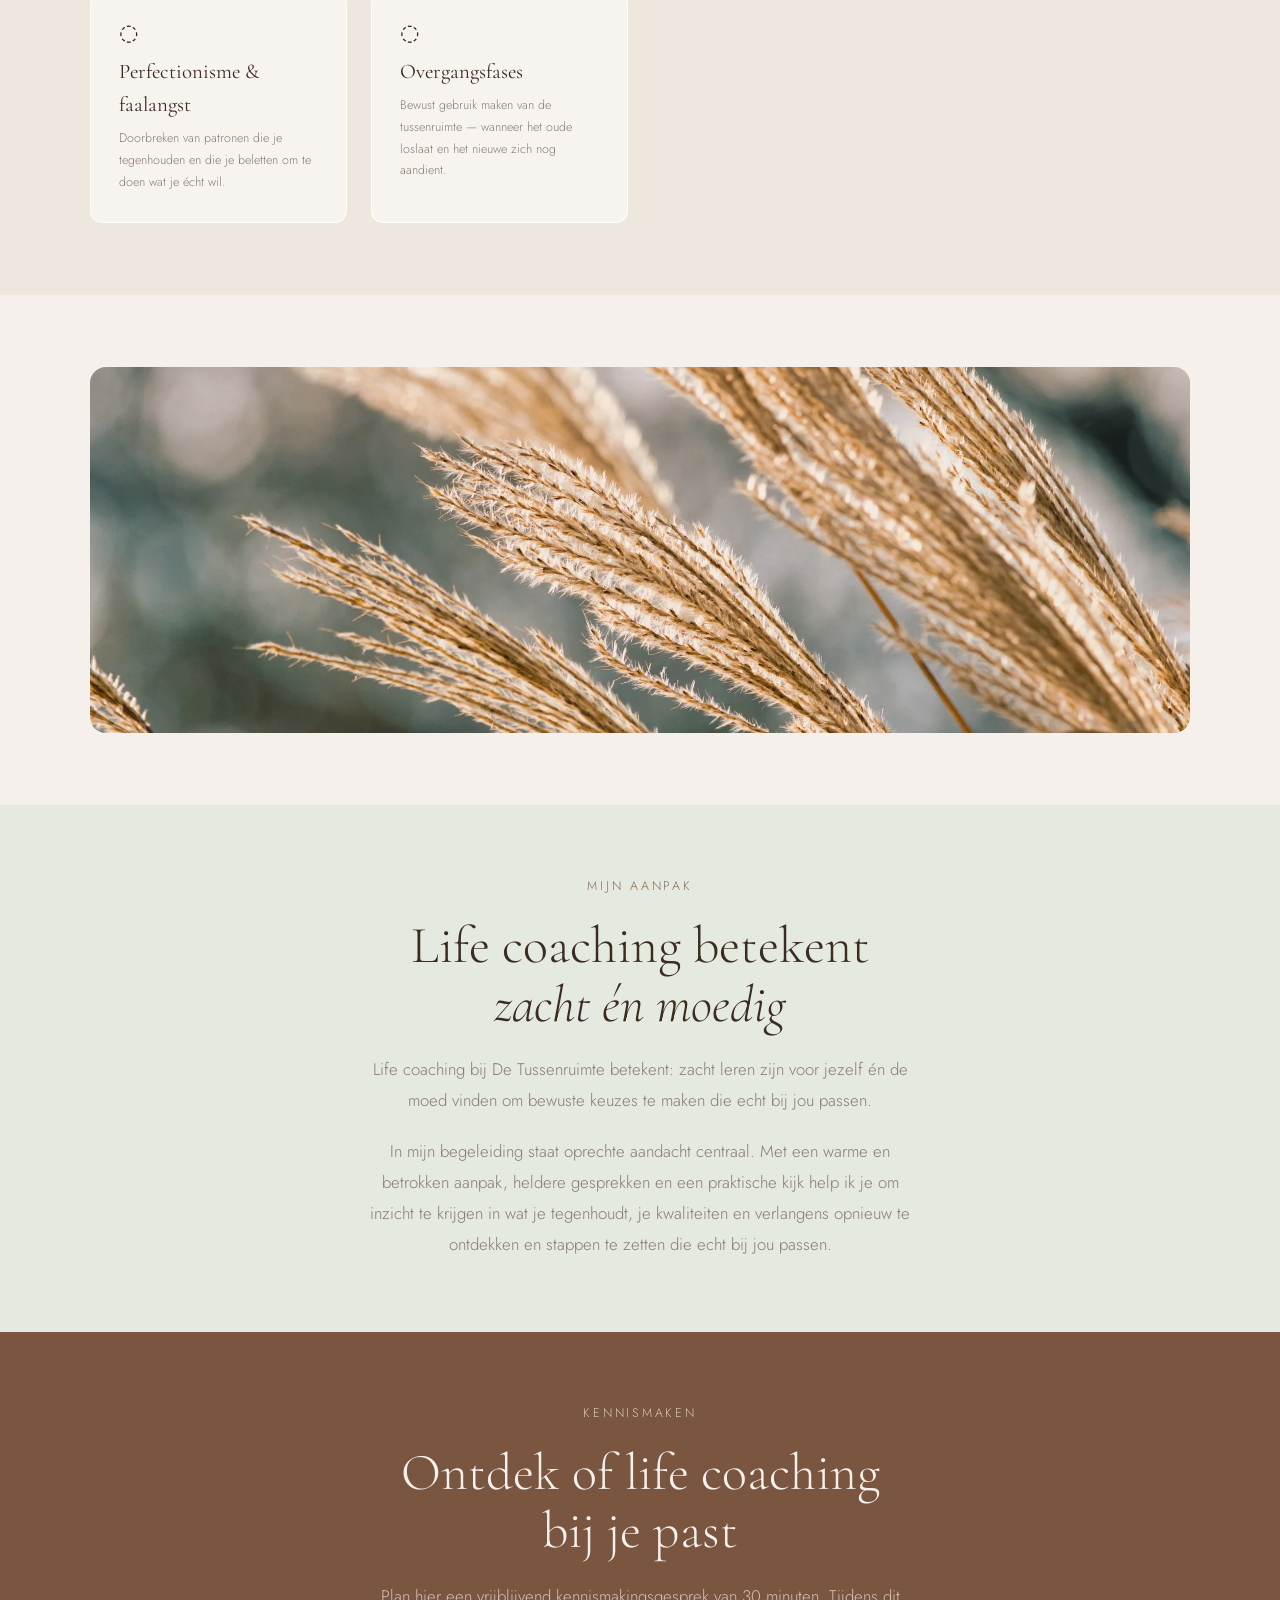
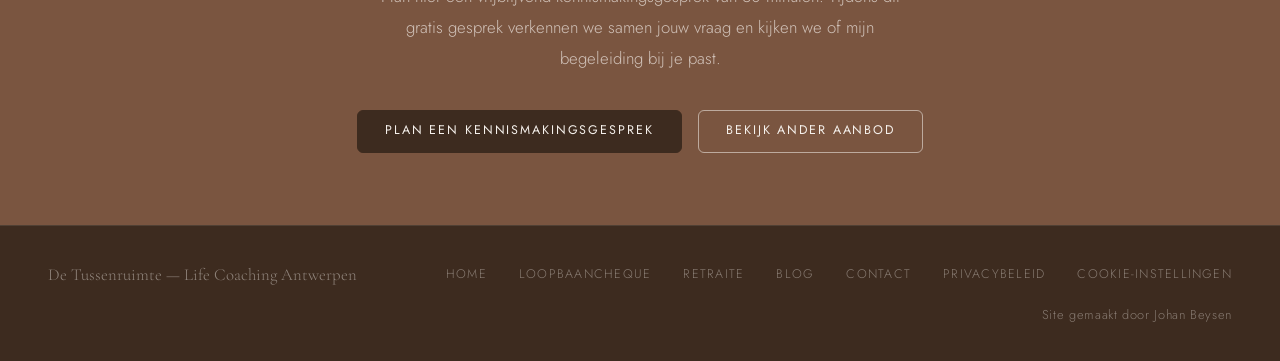
<file: life-coaching/index.html>
<!DOCTYPE html>
<html lang="nl">
<head>
    <meta charset="UTF-8">
    <meta name="viewport" content="width=device-width, initial-scale=1.0">
    <title>Life Coaching Antwerpen — Thuiskomen bij jezelf | De Tussenruimte</title>
    <meta name="description" content="Life coaching in Antwerpen bij De Tussenruimte. Ruimte om stil te staan bij zelfvertrouwen, grenzen, zingeving en persoonlijke groei. Plan een vrijblijvend kennismakingsgesprek.">
    <link rel="canonical" href="/life-coaching/">
    <link rel="stylesheet" href="../assets/css/main.css">
    <link rel="stylesheet" href="../assets/css/klaro.min.css">

    <!-- Google tag (gtag.js) — altijd actief; Consent Mode v2 regelt toestemming -->
    <script src="../assets/js/gtag-init.js"></script>
    <script async src="https://www.googletagmanager.com/gtag/js?id=AW-18123102312"></script>
    <script src="../assets/js/conversie.js"></script>

    <script src="../assets/js/klaro-config.js"></script>
    <script defer src="../assets/js/klaro.min.js"></script>
</head>
<body>

    <!-- ── Navigatie ──────────────────────────────────────────────────────── -->
    <nav class="site-nav site-nav--solid" aria-label="Hoofdnavigatie">
        <a href="../" class="site-nav__logo">De Tussenruimte</a>
        <ul class="site-nav__links" role="list">
            <li><a href="../#over"           class="site-nav__link">Over</a></li>
            <li><a href="../#diensten"       class="site-nav__link">Aanbod</a></li>
            <li><a href="../loopbaancheque/" class="site-nav__link">Loopbaancheque</a></li>
            <li><a href="../retraite/"       class="site-nav__link">Retraite</a></li>
            <li><a href="../blog/"           class="site-nav__link">Blog</a></li>
            <li><a href="../#contact"        class="site-nav__link site-nav__link--cta">Contact</a></li>
        </ul>
        <button class="site-nav__toggle" aria-label="Menu openen" aria-expanded="false">
            <span></span><span></span><span></span>
        </button>
    </nav>

    <div class="site-nav__mobile-menu" role="dialog" aria-label="Mobiel menu">
        <a href="../"               class="site-nav__mobile-link">Home</a>
        <a href="../#diensten"      class="site-nav__mobile-link">Aanbod</a>
        <a href="../loopbaancheque/" class="site-nav__mobile-link">Loopbaancheque</a>
        <a href="../retraite/"      class="site-nav__mobile-link">Retraite</a>
        <a href="../blog/"          class="site-nav__mobile-link">Blog</a>
        <a href="../#contact"       class="site-nav__mobile-link">Contact</a>
    </div>


    <!-- ── Hero ──────────────────────────────────────────────────────────── -->
    <header class="page-hero" aria-label="Life coaching">
        <div class="page-hero__bg page-hero__bg--life-coaching" aria-hidden="true"></div>
        <div class="page-hero__overlay" aria-hidden="true"></div>
        <div class="page-hero__content">
            <p class="page-hero__label">Life coaching — Antwerpen</p>
            <h1 class="page-hero__title">
                Thuiskomen<br><em>bij jezelf</em>
            </h1>
            <p class="page-hero__intro">
                Ruimte om stil te staan bij wie jij bent en wat je nodig hebt.
                
            </p>
        </div>
    </header>


    <!-- ── Intro ─────────────────────────────────────────────────────────── -->
    <section class="content-section content-section--cream" aria-labelledby="life-intro-title">
        <div class="dienst-layout">
            <div class="dienst-layout__image" style="aspect-ratio: 3/2;">
                <picture>
                    <source srcset="../assets/Images/coaching/RS_04436.webp" type="image/webp">
                    <img
                        src="../assets/Images/coaching/RS_04436.jpg"
                        alt="Coachingsgesprek bij De Tussenruimte"
                        loading="eager"
                        style="object-position: center center;"
                    >
                </picture>
            </div>
            <div class="dienst-layout__content">
                <p class="section__label">Life coaching</p>
                <h2 id="life-intro-title" class="section__title">
                    Soms voelt het leven<br><em>vol. Of zoek. Of anders.</em>
                </h2>
                <p class="section__body" data-cms="life.intro.1">
                    Bij life coaching creëren we ruimte om stil te staan bij wie jij bent,
                    wat je nodig hebt en waar je naar verlangt.
                </p>
                <p class="section__body section__body--mt" data-cms="life.intro.2">
                    In deze coaching vertrekken we vanuit jouw verhaal. We vertragen, brengen
                    helderheid in wat speelt en onderzoeken wat jou energie geeft — en wat
                    niet meer klopt. Dat kan gaan over relaties, grenzen, zelfvertrouwen,
                    zingeving of een overgangsfase in je leven.
                </p>
                <p class="section__body section__body--mt" data-cms="life.intro.3">
                    Ik werk met verdiepende gesprekken, reflectie-oefeningen en, waar passend,
                    ook met lichaamsgerichte aandacht. Zo ontstaan inzichten niet alleen in je
                    hoofd, maar worden ze ook voelbaar.
                </p>
            </div>
        </div>
    </section>


    <!-- ── Waar we rond werken ───────────────────────────────────────────── -->
    <section class="content-section content-section--sand" aria-labelledby="themas-title">
        <p class="section__label">Thema's</p>
        <h2 id="themas-title" class="section__title">Waar we rond werken</h2>

        <div class="inclusion-grid">
            <div class="inclusion-item">
                <div class="inclusion-item__icon" aria-hidden="true">◌</div>
                <h3 class="inclusion-item__title">Zelfvertrouwen</h3>
                <p class="inclusion-item__text">
                    Leren om zachter te zijn voor jezelf en de moed vinden om bewuste
                    keuzes te maken die echt bij jou passen.
                </p>
            </div>
            <div class="inclusion-item">
                <div class="inclusion-item__icon" aria-hidden="true">◌</div>
                <h3 class="inclusion-item__title">Grenzen stellen</h3>
                <p class="inclusion-item__text">
                    Ontdekken waar jouw grenzen liggen en hoe je ze op een kalme,
                    heldere manier communiceert.
                </p>
            </div>
            <div class="inclusion-item">
                <div class="inclusion-item__icon" aria-hidden="true">◌</div>
                <h3 class="inclusion-item__title">Zingeving & richting</h3>
                <p class="inclusion-item__text">
                    Stilstaan bij wat écht belangrijk voor je is en opnieuw verbinding
                    maken met wat je drijft.
                </p>
            </div>
            <div class="inclusion-item">
                <div class="inclusion-item__icon" aria-hidden="true">◌</div>
                <h3 class="inclusion-item__title">Stress & burn-out</h3>
                <p class="inclusion-item__text">
                    Begeleiding bij herstel en het opbouwen van meer veerkracht,
                    rust en balans in je leven.
                </p>
            </div>
            <div class="inclusion-item">
                <div class="inclusion-item__icon" aria-hidden="true">◌</div>
                <h3 class="inclusion-item__title">Perfectionisme & faalangst</h3>
                <p class="inclusion-item__text">
                    Doorbreken van patronen die je tegenhouden en die je beletten
                    om te doen wat je écht wil.
                </p>
            </div>
            <div class="inclusion-item">
                <div class="inclusion-item__icon" aria-hidden="true">◌</div>
                <h3 class="inclusion-item__title">Overgangsfases</h3>
                <p class="inclusion-item__text">
                    Bewust gebruik maken van de tussenruimte — wanneer het oude
                    loslaat en het nieuwe zich nog aandient.
                </p>
            </div>
        </div>
    </section>


    <!-- ── Sfeerbeeld ────────────────────────────────────────────────────── -->
    <section class="content-section content-section--cream" aria-hidden="true">
        <div class="sfeer-image">
            <picture>
                <source srcset="../assets/Images/algemeen/heikiwi-graser-10054053.webp" type="image/webp">
                <img src="../assets/Images/algemeen/heikiwi-graser-10054053.jpg" alt="" loading="lazy">
            </picture>
        </div>
    </section>


    <!-- ── Aanpak ────────────────────────────────────────────────────────── -->
    <section class="content-section content-section--sage" aria-labelledby="aanpak-title">
        <div class="section__inner section__inner--md">
            <p class="section__label">Mijn aanpak</p>
            <h2 id="aanpak-title" class="section__title">
                Life coaching betekent<br><em>zacht én moedig</em>
            </h2>
            <p class="section__body">
                Life coaching bij De Tussenruimte betekent: zacht leren zijn voor jezelf
                én de moed vinden om bewuste keuzes te maken die echt bij jou passen.
            </p>
            <p class="section__body section__body--mt">
                In mijn begeleiding staat oprechte aandacht centraal. Met een warme en
                betrokken aanpak, heldere gesprekken en een praktische kijk help ik je om
                inzicht te krijgen in wat je tegenhoudt, je kwaliteiten en verlangens opnieuw
                te ontdekken en stappen te zetten die echt bij jou passen.
            </p>
        </div>
    </section>


    <!-- ── CTA ───────────────────────────────────────────────────────────── -->
    <section class="content-section content-section--deep" aria-labelledby="life-cta-title">
        <div class="section__inner">
            <p class="section__label">Kennismaken</p>
            <h2 id="life-cta-title" class="section__title">
                Ontdek of life coaching<br>bij je past
            </h2>
            <p class="section__body">
                Plan hier een vrijblijvend kennismakingsgesprek van 30 minuten.
                Tijdens dit gratis gesprek verkennen we samen jouw vraag en kijken we
                of mijn begeleiding bij je past.
            </p>
            <div class="section__ctas">
                <a href="../#contact" class="btn btn--primary">Plan een kennismakingsgesprek</a>
                <a href="../#diensten" class="btn btn--outline-light">Bekijk ander aanbod</a>
            </div>
        </div>
    </section>


    <!-- ── Footer ────────────────────────────────────────────────────────── -->
    <footer class="site-footer">
        <span class="footer__brand">De Tussenruimte — Life Coaching Antwerpen</span>
        <nav class="footer__links" aria-label="Footernavigatie">
            <a href="../"                 class="footer__link">Home</a>
            <a href="../loopbaancheque/"  class="footer__link">Loopbaancheque</a>
            <a href="../retraite/"        class="footer__link">Retraite</a>
            <a href="../blog/"            class="footer__link">Blog</a>
            <a href="../#contact"         class="footer__link">Contact</a>
            <a href="../privacybeleid/"  class="footer__link">Privacybeleid</a>
            <a href="#" data-klaro-show class="footer__link">Cookie-instellingen</a>
        </nav>
        <small class="footer__credit">Site gemaakt door <a href="https://johanbeysen.online" rel="noopener noreferrer">Johan Beysen</a></small>
    </footer>

    <script src="../assets/js/nav.js"></script>
    <script src="../assets/js/content.js"></script>
    <script src="../assets/js/ui-handlers.js"></script>
</body>
</html>
</file>
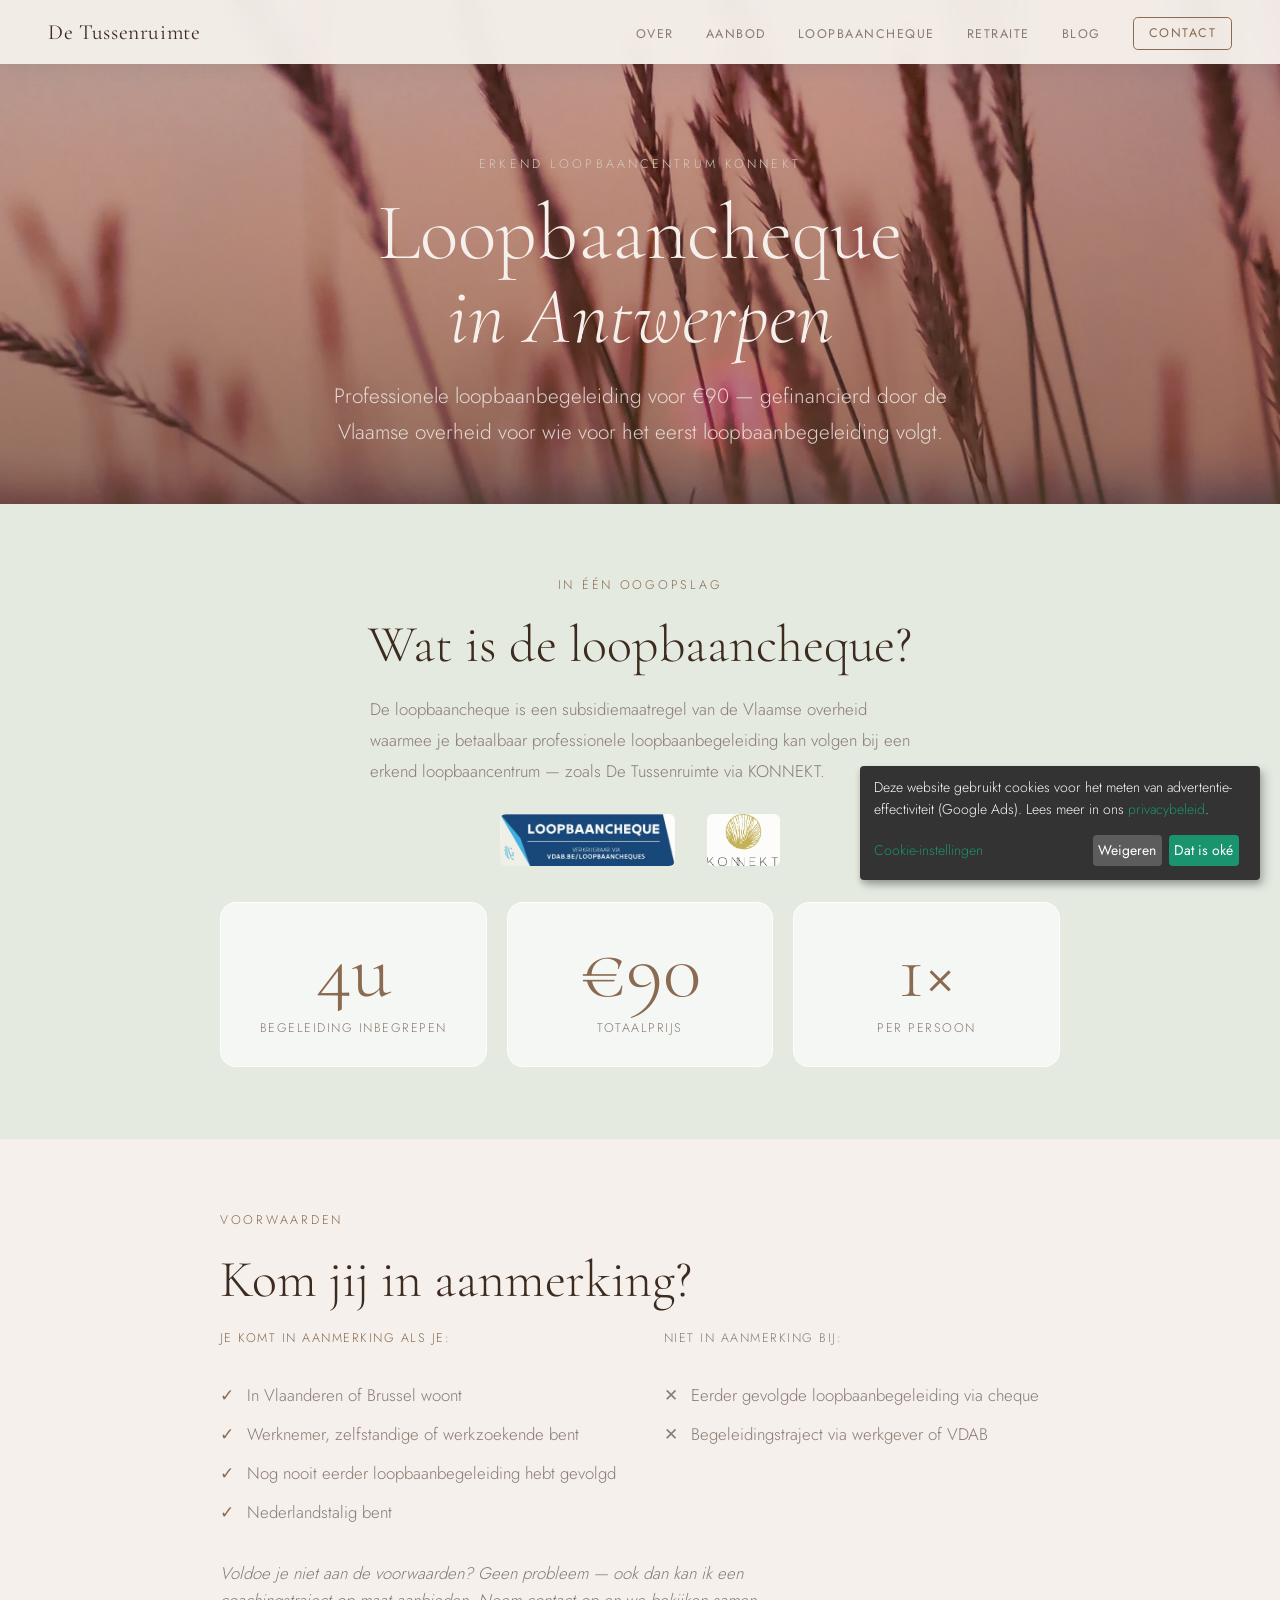
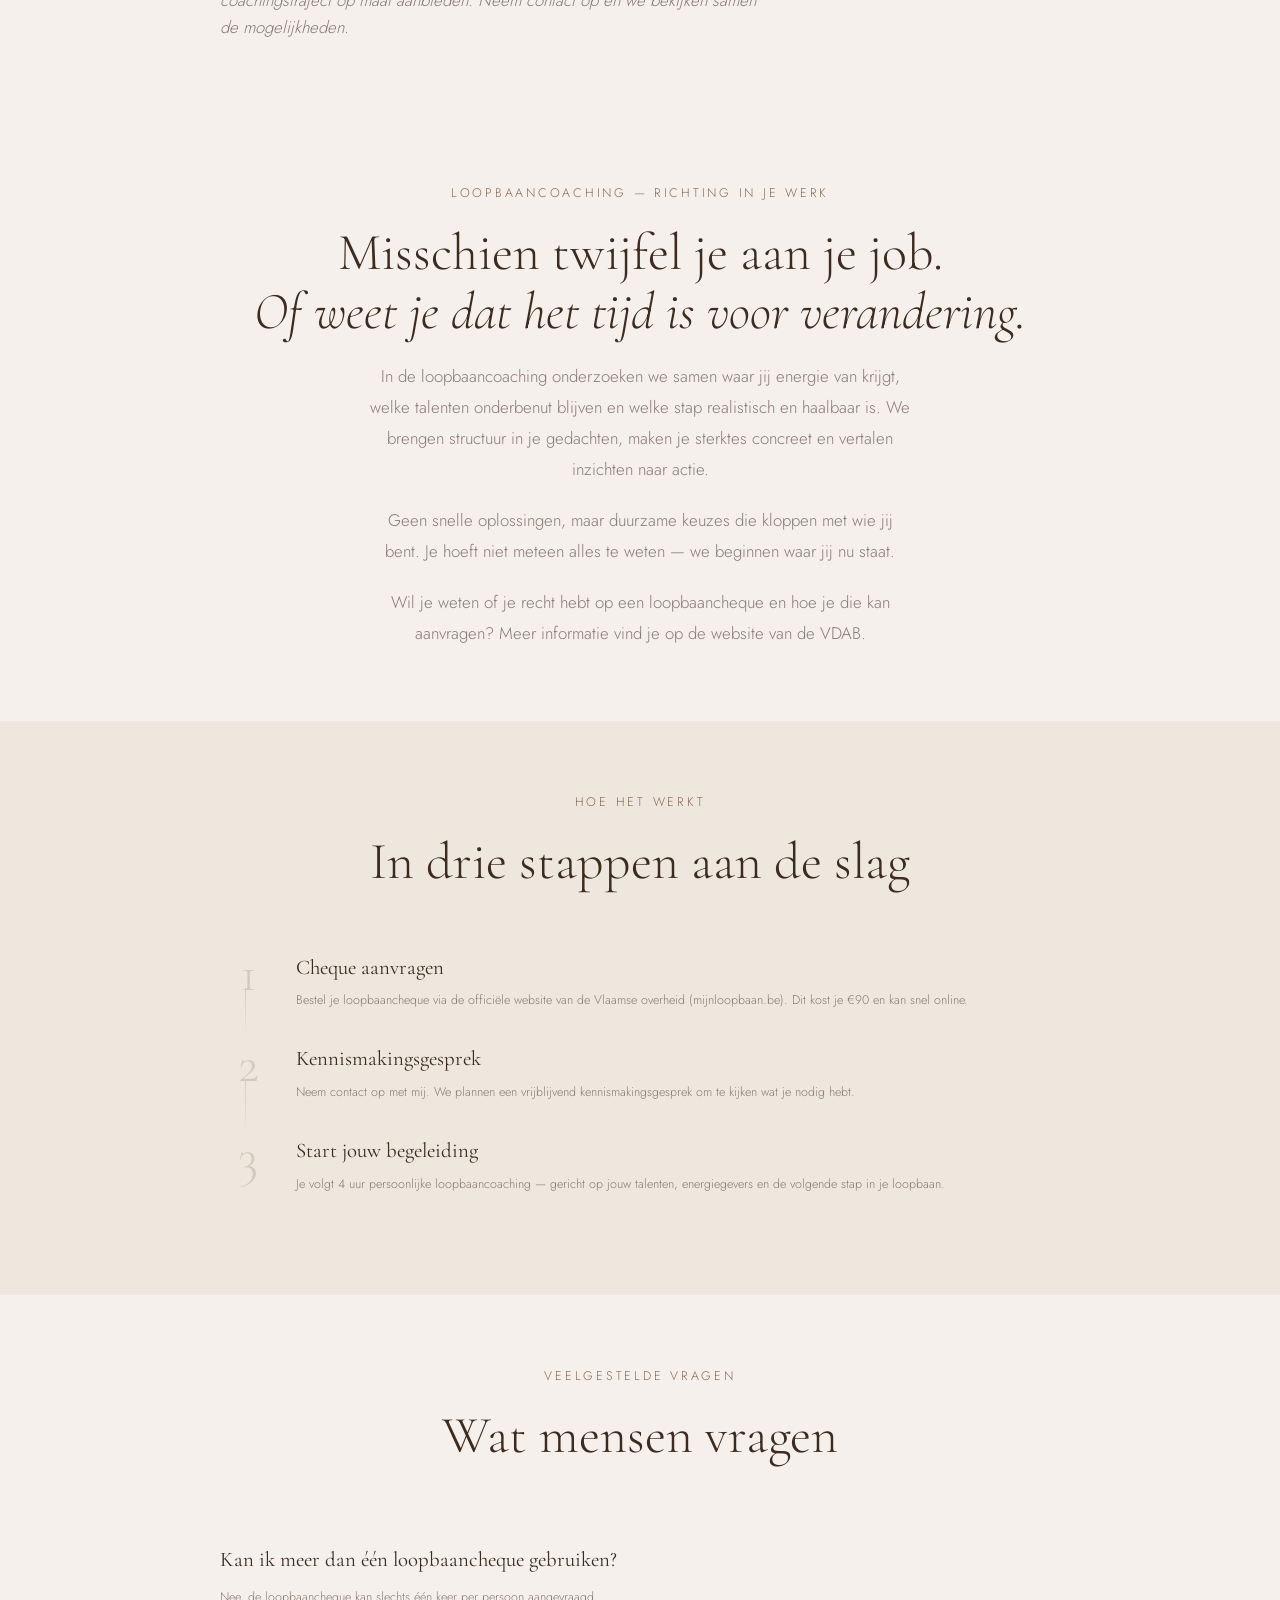
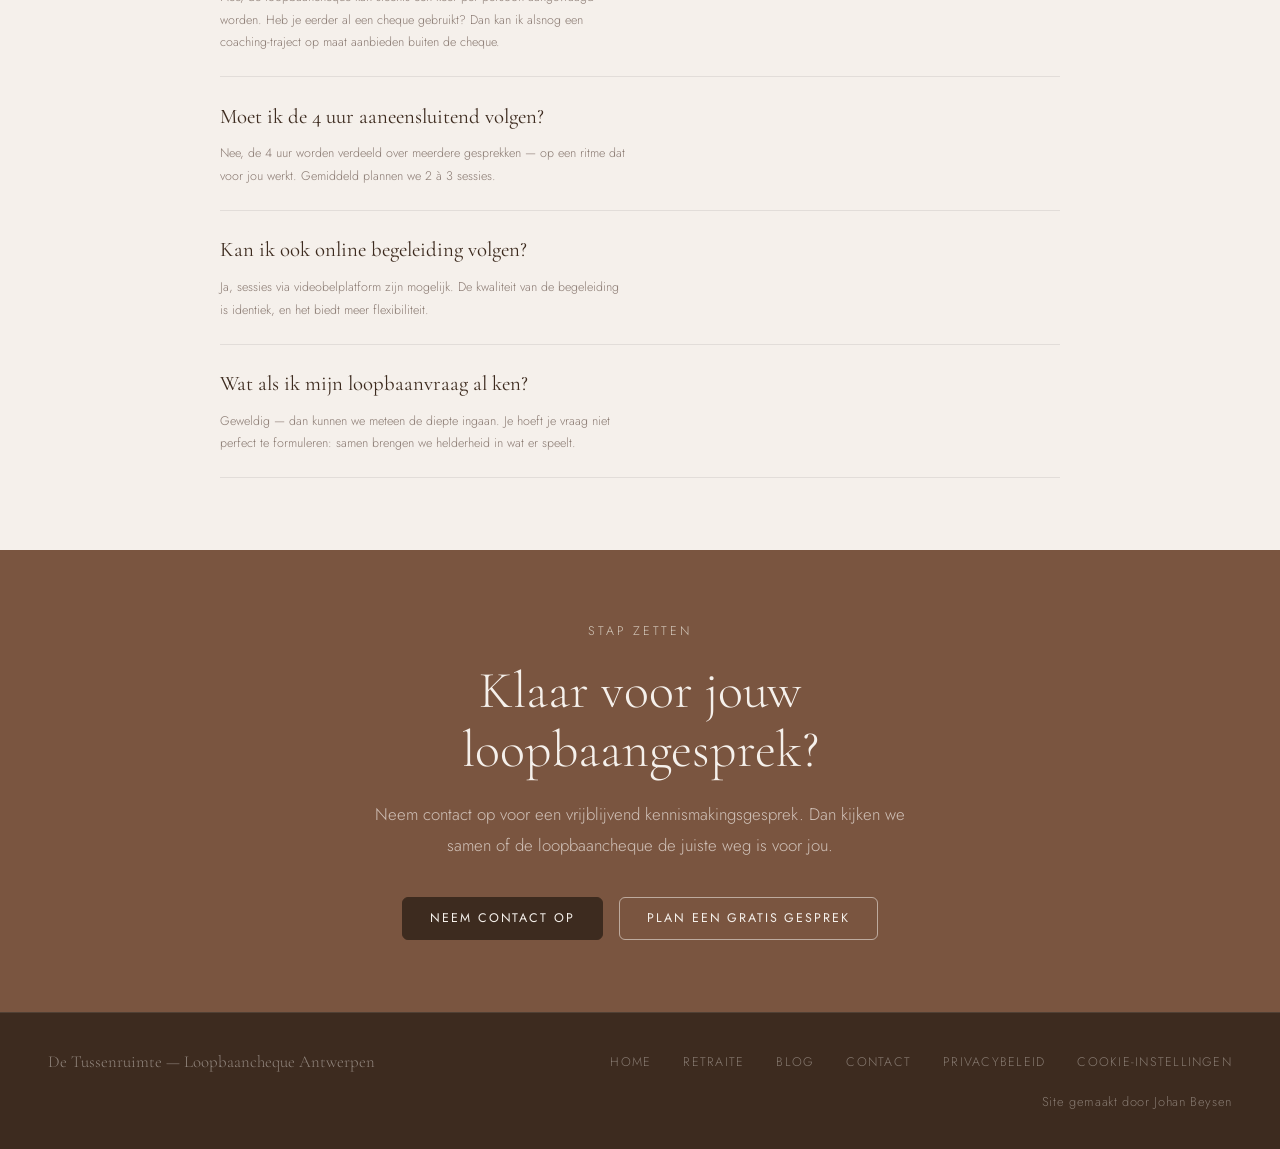
<file: loopbaancheque/index.html>
<!DOCTYPE html>
<html lang="nl">
<head>
    <meta charset="UTF-8">
    <meta name="viewport" content="width=device-width, initial-scale=1.0">
    <title>Loopbaancheque Antwerpen — Loopbaanbegeleiding voor €90 | De Tussenruimte</title>
    <meta name="description" content="Gebruik je loopbaancheque voor 4u professionele loopbaancoaching in Antwerpen voor slechts €90. Erkend loopbaancentrum KONNEKT. Ontdek of je in aanmerking komt.">
    <link rel="canonical" href="/loopbaancheque/">

    <link rel="stylesheet" href="../assets/css/main.css">
    <link rel="stylesheet" href="../assets/css/klaro.min.css">

    <!-- Google tag (gtag.js) — altijd actief; Consent Mode v2 regelt toestemming -->
    <script src="../assets/js/gtag-init.js"></script>
    <script async src="https://www.googletagmanager.com/gtag/js?id=AW-18123102312"></script>
    <script src="../assets/js/conversie.js"></script>

    <script src="../assets/js/klaro-config.js"></script>
    <script defer src="../assets/js/klaro.min.js"></script>

</head>
<body>

    <!-- ── Navigatie ──────────────────────────────────────────────────────── -->
    <nav class="site-nav site-nav--solid" aria-label="Hoofdnavigatie">
        <a href="../" class="site-nav__logo">De Tussenruimte</a>
        <ul class="site-nav__links" role="list">
            <li><a href="../#over"           class="site-nav__link">Over</a></li>
            <li><a href="../#diensten"       class="site-nav__link">Aanbod</a></li>
            <li><a href="../loopbaancheque/" class="site-nav__link">Loopbaancheque</a></li>
            <li><a href="../retraite/"       class="site-nav__link">Retraite</a></li>
            <li><a href="../blog/"           class="site-nav__link">Blog</a></li>
            <li><a href="../#contact"        class="site-nav__link site-nav__link--cta">Contact</a></li>
        </ul>
        <button class="site-nav__toggle" aria-label="Menu openen" aria-expanded="false">
            <span></span><span></span><span></span>
        </button>
    </nav>

    <div class="site-nav__mobile-menu" role="dialog" aria-label="Mobiel menu">
        <a href="../"               class="site-nav__mobile-link">Home</a>
        <a href="../#diensten"      class="site-nav__mobile-link">Aanbod</a>
        <a href="../loopbaancheque/" class="site-nav__mobile-link">Loopbaancheque</a>
        <a href="../retraite/"      class="site-nav__mobile-link">Retraite</a>
        <a href="../blog/"          class="site-nav__mobile-link">Blog</a>
        <a href="../#contact"       class="site-nav__mobile-link">Contact</a>
    </div>


    <!-- ── Hero ──────────────────────────────────────────────────────────── -->
    <header class="page-hero" aria-label="Loopbaancheque Antwerpen">
        <div class="page-hero__bg page-hero__bg--loopbaancheque" aria-hidden="true">
        </div>
        <div class="page-hero__overlay" aria-hidden="true"></div>
        <div class="page-hero__content">
            <p class="page-hero__label">Erkend loopbaancentrum KONNEKT</p>
            <h1 class="page-hero__title">
                Loopbaancheque<br><em>in Antwerpen</em>
            </h1>
            <p class="page-hero__intro">
                Professionele loopbaanbegeleiding voor €90 — gefinancierd door de Vlaamse overheid
                voor wie voor het eerst loopbaanbegeleiding volgt.
            </p>
        </div>
    </header>


    <!-- ── Kernfeiten ─────────────────────────────────────────────────────── -->
    <section class="content-section content-section--sage" aria-labelledby="feiten-title">
        <p class="section__label">In één oogopslag</p>
        <h2 id="feiten-title" class="section__title">Wat is de loopbaancheque?</h2>
        <p class="section__body">
            De loopbaancheque is een subsidiemaatregel van de Vlaamse overheid waarmee
            je betaalbaar professionele loopbaanbegeleiding kan volgen bij een erkend
            loopbaancentrum — zoals De Tussenruimte via KONNEKT.
        </p>

        <div class="partner-logos">
            <a href="https://www.vdab.be/orienteren/loopbaanbegeleiding/alles-over-je-loopbaancheque" target="_blank" rel="noopener noreferrer">
                <picture>
                    <source srcset="../assets/Images/logo-VDAB-002-768x229.webp" type="image/webp">
                    <img
                        src="../assets/Images/logo-VDAB-002-768x229.jpg"
                        alt="Loopbaancheque — verkrijgbaar via VDAB"
                        class="vdab-badge"
                        loading="lazy"
                    >
                </picture>
            </a>
            <img
                src="../assets/Images/KONNEKTLOGO2020.jpg"
                alt="KONNEKT — erkend loopbaancentrum"
                class="konnekt-badge"
                loading="lazy"
            >
        </div>

        <div class="fact-row">
            <div class="fact-item">
                <div class="fact-item__value">4u</div>
                <div class="fact-item__label">begeleiding inbegrepen</div>
            </div>
            <div class="fact-item">
                <div class="fact-item__value">€90</div>
                <div class="fact-item__label">totaalprijs</div>
            </div>
            <div class="fact-item">
                <div class="fact-item__value">1×</div>
                <div class="fact-item__label">per persoon</div>
            </div>
        </div>
    </section>


    <!-- ── Voorwaarden ────────────────────────────────────────────────────── -->
    <section class="content-section content-section--cream" aria-labelledby="voorwaarden-title">
        <div class="section__inner section__inner--md section__inner--left">
            <p class="section__label">Voorwaarden</p>
            <h2 id="voorwaarden-title" class="section__title">
                Kom jij in aanmerking?
            </h2>

            <div class="conditions-columns">
                <div>
                    <p class="conditions-label conditions-label--positive">
                        Je komt in aanmerking als je:
                    </p>
                    <ul class="conditions-list">
                        <li>In Vlaanderen of Brussel woont</li>
                        <li>Werknemer, zelfstandige of werkzoekende bent</li>
                        <li>Nog nooit eerder loopbaanbegeleiding hebt gevolgd</li>
                        <li>Nederlandstalig bent</li>
                    </ul>
                </div>
                <div>
                    <p class="conditions-label conditions-label--negative">
                        Niet in aanmerking bij:
                    </p>
                    <ul class="conditions-list conditions-list--no">
                        <li>Eerder gevolgde loopbaanbegeleiding via cheque</li>
                        <li>Begeleidingstraject via werkgever of VDAB</li>
                    </ul>
                </div>
            </div>

            <p class="conditions-note">
                Voldoe je niet aan de voorwaarden? Geen probleem — ook dan kan ik
                een coachingstraject op maat aanbieden. Neem contact op en we bekijken
                samen de mogelijkheden.
            </p>
        </div>
    </section>


    <!-- ── Loopbaancoaching ──────────────────────────────────────────────────── -->
    <section class="content-section content-section--cream" aria-labelledby="loopbaan-title">
        <div class="section__inner section__inner--md">
            <p class="section__label">Loopbaancoaching — richting in je werk</p>
            <h2 id="loopbaan-title" class="section__title">
                Misschien twijfel je aan je job.<br><em>Of weet je dat het tijd is voor verandering.</em>
            </h2>
            <p class="section__body">
                In de loopbaancoaching onderzoeken we samen waar jij energie van krijgt,
                welke talenten onderbenut blijven en welke stap realistisch en haalbaar is.
                We brengen structuur in je gedachten, maken je sterktes concreet en
                vertalen inzichten naar actie.
            </p>
            <p class="section__body section__body--mt">
                Geen snelle oplossingen, maar duurzame keuzes die kloppen met wie jij bent.
                Je hoeft niet meteen alles te weten — we beginnen waar jij nu staat.
            </p>
            <p class="section__body section__body--mt">
                Wil je weten of je recht hebt op een loopbaancheque en hoe je die kan aanvragen?
                Meer informatie vind je op
                <a href="https://www.vdab.be/orienteren/loopbaanbegeleiding/alles-over-je-loopbaancheque" rel="noopener noreferrer" target="_blank">de website van de VDAB</a>.
            </p>
        </div>
    </section>


    <!-- ── Stappenplan ────────────────────────────────────────────────────── -->
    <section class="content-section content-section--sand" aria-labelledby="stappen-title">
        <p class="section__label">Hoe het werkt</p>
        <h2 id="stappen-title" class="section__title">In drie stappen aan de slag</h2>

        <ol class="steps-list" role="list">
            <li class="step">
                <span class="step__number">1</span>
                <div>
                    <h3 class="step__title">Cheque aanvragen</h3>
                    <p class="step__text">
                        Bestel je loopbaancheque via de officiële website van de Vlaamse
                        overheid (mijnloopbaan.be). Dit kost je €90 en kan snel online.
                    </p>
                </div>
            </li>
            <li class="step">
                <span class="step__number">2</span>
                <div>
                    <h3 class="step__title">Kennismakingsgesprek</h3>
                    <p class="step__text">
                        Neem contact op met mij. We plannen een vrijblijvend
                        kennismakingsgesprek om te kijken wat je nodig hebt.
                    </p>
                </div>
            </li>
            <li class="step">
                <span class="step__number">3</span>
                <div>
                    <h3 class="step__title">Start jouw begeleiding</h3>
                    <p class="step__text">
                        Je volgt 4 uur persoonlijke loopbaancoaching — gericht op jouw
                        talenten, energiegevers en de volgende stap in je loopbaan.
                    </p>
                </div>
            </li>
        </ol>
    </section>


    <!-- ── Veelgestelde vragen ────────────────────────────────────────────── -->
    <section class="content-section content-section--cream" aria-labelledby="faq-title">
        <p class="section__label">Veelgestelde vragen</p>
        <h2 id="faq-title" class="section__title">Wat mensen vragen</h2>

        <div class="faq-list">

            <div class="faq-item">
                <h3 class="faq-item__question">
                    Kan ik meer dan één loopbaancheque gebruiken?
                </h3>
                <p class="faq-item__answer">
                    Nee, de loopbaancheque kan slechts één keer per persoon aangevraagd
                    worden. Heb je eerder al een cheque gebruikt? Dan kan ik alsnog een
                    coaching-traject op maat aanbieden buiten de cheque.
                </p>
            </div>

            <div class="faq-item">
                <h3 class="faq-item__question">
                    Moet ik de 4 uur aaneensluitend volgen?
                </h3>
                <p class="faq-item__answer">
                    Nee, de 4 uur worden verdeeld over meerdere gesprekken — op een
                    ritme dat voor jou werkt. Gemiddeld plannen we 2 à 3 sessies.
                </p>
            </div>

            <div class="faq-item">
                <h3 class="faq-item__question">
                    Kan ik ook online begeleiding volgen?
                </h3>
                <p class="faq-item__answer">
                    Ja, sessies via videobelplatform zijn mogelijk. De kwaliteit van de
                    begeleiding is identiek, en het biedt meer flexibiliteit.
                </p>
            </div>

            <div class="faq-item">
                <h3 class="faq-item__question">
                    Wat als ik mijn loopbaanvraag al ken?
                </h3>
                <p class="faq-item__answer">
                    Geweldig — dan kunnen we meteen de diepte ingaan. Je hoeft je
                    vraag niet perfect te formuleren: samen brengen we helderheid
                    in wat er speelt.
                </p>
            </div>

        </div>
    </section>


    <!-- ── CTA ────────────────────────────────────────────────────────────── -->
    <section class="content-section content-section--deep" aria-labelledby="cheque-cta-title">
        <div class="section__inner">
            <p class="section__label">Stap zetten</p>
            <h2 id="cheque-cta-title" class="section__title">
                Klaar voor jouw loopbaangesprek?
            </h2>
            <p class="section__body">
                Neem contact op voor een vrijblijvend kennismakingsgesprek.
                Dan kijken we samen of de loopbaancheque de juiste weg is voor jou.
            </p>
            <div class="section__ctas">
                <a href="../#contact" class="btn btn--primary">Neem contact op</a>
                <a href="../#contact" class="btn btn--outline-light">Plan een gratis gesprek</a>
            </div>
        </div>
    </section>


    <!-- ── Footer ─────────────────────────────────────────────────────────── -->
    <footer class="site-footer">
        <span class="footer__brand">De Tussenruimte — Loopbaancheque Antwerpen</span>
        <nav class="footer__links" aria-label="Footernavigatie">
            <a href="../"          class="footer__link">Home</a>
            <a href="../retraite/" class="footer__link">Retraite</a>
            <a href="../blog/"     class="footer__link">Blog</a>
            <a href="../#contact"  class="footer__link">Contact</a>
            <a href="../privacybeleid/"  class="footer__link">Privacybeleid</a>
            <a href="#" data-klaro-show class="footer__link">Cookie-instellingen</a>
        </nav>
        <small class="footer__credit">Site gemaakt door <a href="https://johanbeysen.online" rel="noopener noreferrer">Johan Beysen</a></small>
    </footer>

    <script src="../assets/js/nav.js"></script>
    <script src="../assets/js/ui-handlers.js"></script>
</body>
</html>
</file>
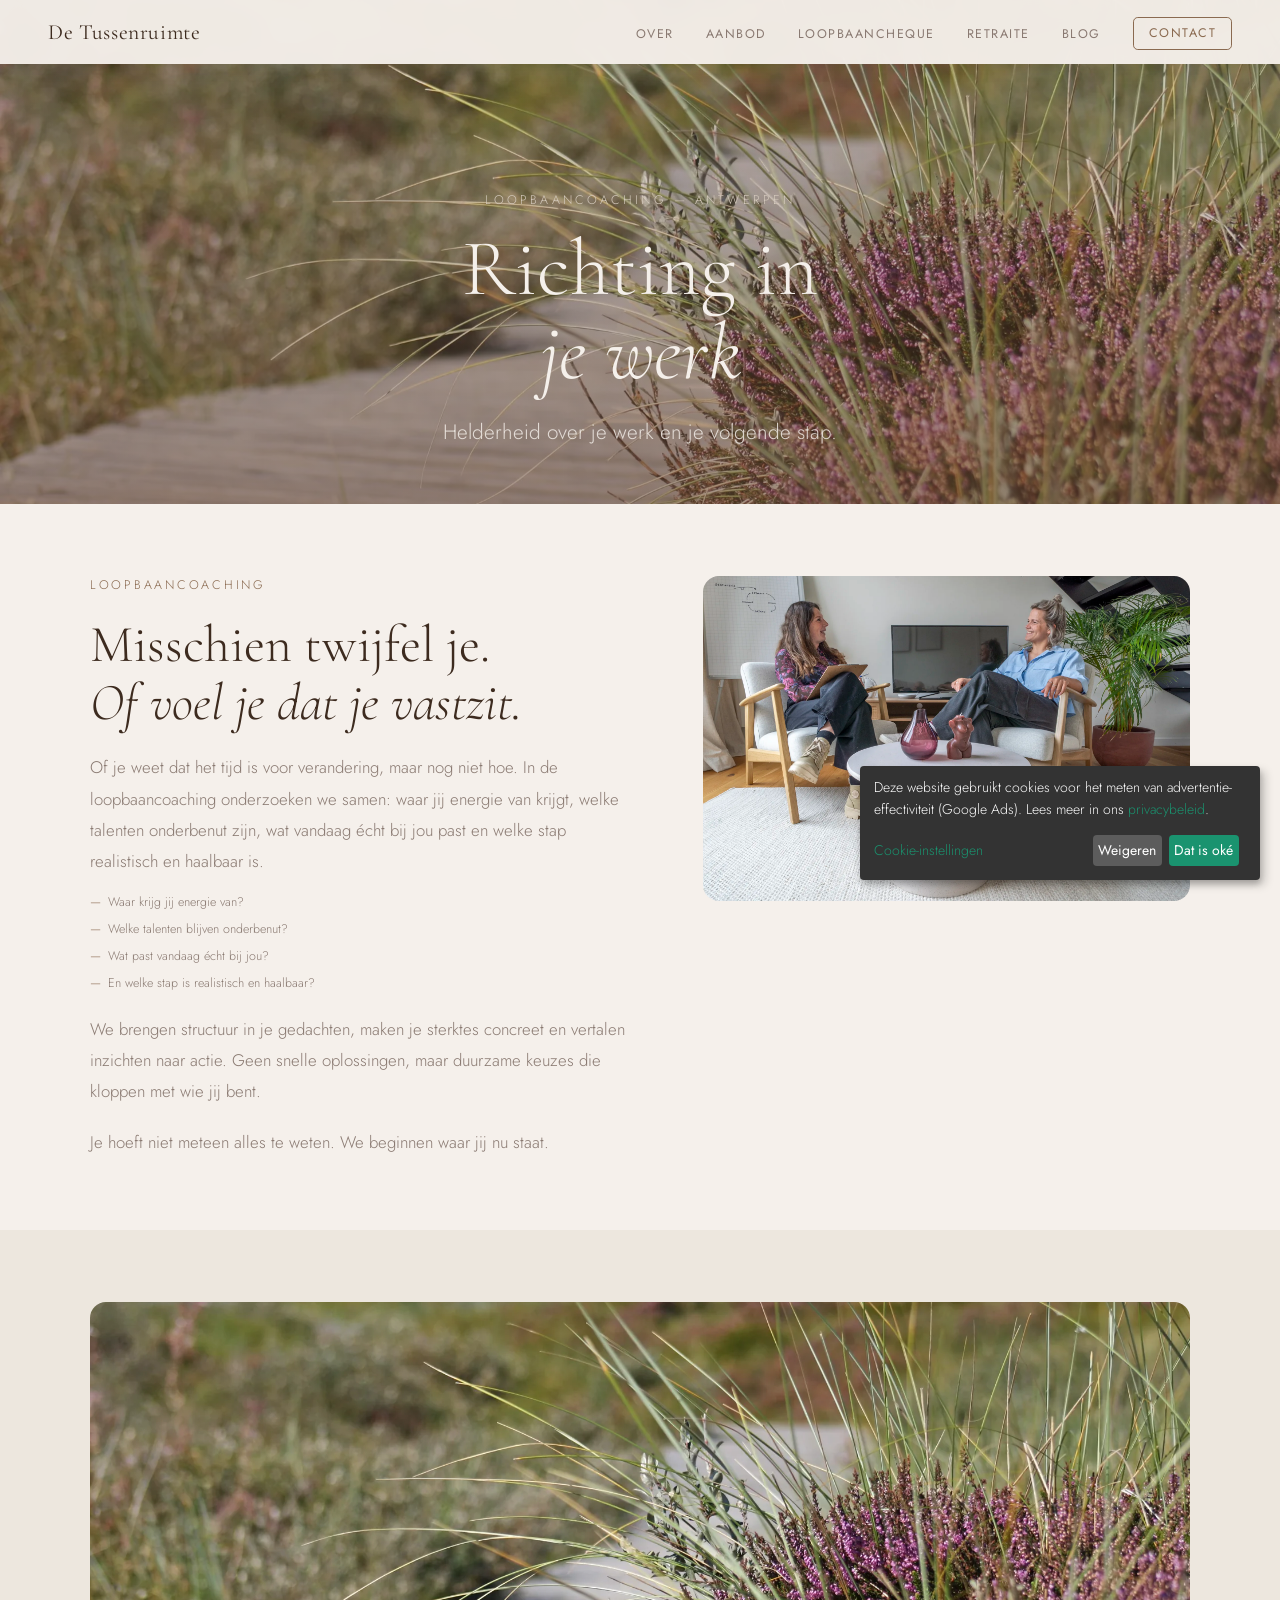
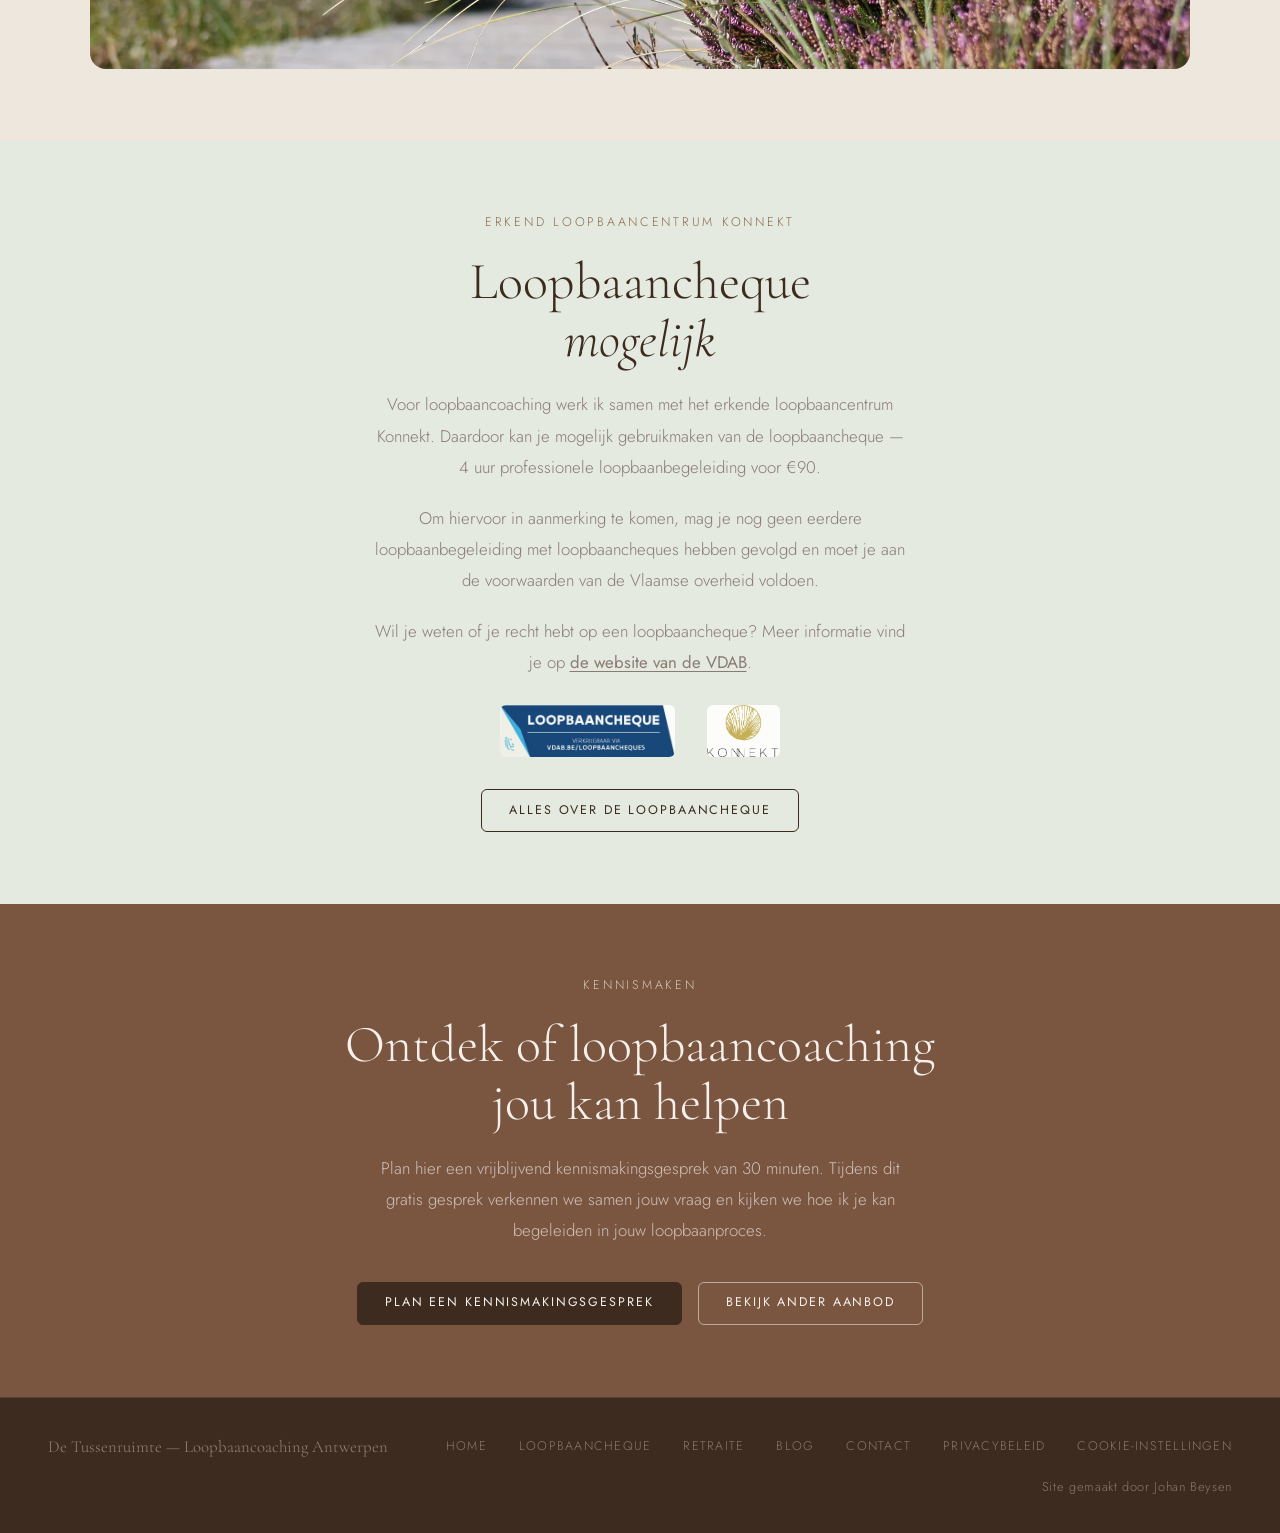
<file: loopbaancoaching/index.html>
<!DOCTYPE html>
<html lang="nl">
<head>
    <meta charset="UTF-8">
    <meta name="viewport" content="width=device-width, initial-scale=1.0">
    <title>Loopbaancoaching Antwerpen — Richting in je werk | De Tussenruimte</title>
    <meta name="description" content="Loopbaancoaching in Antwerpen bij De Tussenruimte. Helderheid over je werk en je volgende stap. Erkend loopbaancentrum — loopbaancheque mogelijk. Plan een vrijblijvend kennismakingsgesprek.">
    <link rel="canonical" href="/loopbaancoaching/">
    <link rel="stylesheet" href="../assets/css/main.css">
    <link rel="stylesheet" href="../assets/css/klaro.min.css">

    <!-- Google tag (gtag.js) — altijd actief; Consent Mode v2 regelt toestemming -->
    <script src="../assets/js/gtag-init.js"></script>
    <script async src="https://www.googletagmanager.com/gtag/js?id=AW-18123102312"></script>
    <script src="../assets/js/conversie.js"></script>

    <script src="../assets/js/klaro-config.js"></script>
    <script defer src="../assets/js/klaro.min.js"></script>
</head>
<body>

    <!-- ── Navigatie ──────────────────────────────────────────────────────── -->
    <nav class="site-nav site-nav--solid" aria-label="Hoofdnavigatie">
        <a href="../" class="site-nav__logo">De Tussenruimte</a>
        <ul class="site-nav__links" role="list">
            <li><a href="../#over"           class="site-nav__link">Over</a></li>
            <li><a href="../#diensten"       class="site-nav__link">Aanbod</a></li>
            <li><a href="../loopbaancheque/" class="site-nav__link">Loopbaancheque</a></li>
            <li><a href="../retraite/"       class="site-nav__link">Retraite</a></li>
            <li><a href="../blog/"           class="site-nav__link">Blog</a></li>
            <li><a href="../#contact"        class="site-nav__link site-nav__link--cta">Contact</a></li>
        </ul>
        <button class="site-nav__toggle" aria-label="Menu openen" aria-expanded="false">
            <span></span><span></span><span></span>
        </button>
    </nav>

    <div class="site-nav__mobile-menu" role="dialog" aria-label="Mobiel menu">
        <a href="../"               class="site-nav__mobile-link">Home</a>
        <a href="../#diensten"      class="site-nav__mobile-link">Aanbod</a>
        <a href="../loopbaancheque/" class="site-nav__mobile-link">Loopbaancheque</a>
        <a href="../retraite/"      class="site-nav__mobile-link">Retraite</a>
        <a href="../blog/"          class="site-nav__mobile-link">Blog</a>
        <a href="../#contact"       class="site-nav__mobile-link">Contact</a>
    </div>


    <!-- ── Hero ──────────────────────────────────────────────────────────── -->
    <header class="page-hero" aria-label="Loopbaancoaching">
        <div class="page-hero__bg page-hero__bg--loopbaancoaching" aria-hidden="true"></div>
        <div class="page-hero__overlay" aria-hidden="true"></div>
        <div class="page-hero__content">
            <p class="page-hero__label">Loopbaancoaching — Antwerpen</p>
            <h1 class="page-hero__title">
                Richting in<br><em>je werk</em>
            </h1>
            <p class="page-hero__intro">
                Helderheid over je werk en je volgende stap.
                
            </p>
        </div>
    </header>


    <!-- ── Intro ─────────────────────────────────────────────────────────── -->
    <section class="content-section content-section--cream" aria-labelledby="loopbaan-intro-title">
        <div class="dienst-layout dienst-layout--reverse">
            <div class="dienst-layout__image" style="aspect-ratio: 3/2;">
                <picture>
                    <source srcset="../assets/Images/coaching/RS_04500.webp" type="image/webp">
                    <img
                        src="../assets/Images/coaching/RS_04500.jpg"
                        alt="Coachingsgesprek loopbaancoaching bij De Tussenruimte"
                        loading="eager"
                        style="object-position: center center;"
                    >
                </picture>
            </div>
            <div class="dienst-layout__content">
                <p class="section__label">Loopbaancoaching</p>
                <h2 id="loopbaan-intro-title" class="section__title">
                    Misschien twijfel je.<br><em>Of voel je dat je vastzit.</em>
                </h2>
                <p class="section__body" data-cms="loopbaan.intro.1">
                    Of je weet dat het tijd is voor verandering, maar nog niet hoe.
                    In de loopbaancoaching onderzoeken we samen:
                </p>
                <ul class="retraite-includes" style="margin-top: 1rem;">
                    <li>Waar krijg jij energie van?</li>
                    <li>Welke talenten blijven onderbenut?</li>
                    <li>Wat past vandaag écht bij jou?</li>
                    <li>En welke stap is realistisch en haalbaar?</li>
                </ul>
                <p class="section__body section__body--mt" data-cms="loopbaan.intro.2">
                    We brengen structuur in je gedachten, maken je sterktes concreet en
                    vertalen inzichten naar actie. Geen snelle oplossingen, maar duurzame
                    keuzes die kloppen met wie jij bent.
                </p>
                <p class="section__body section__body--mt" data-cms="loopbaan.intro.3">
                    Je hoeft niet meteen alles te weten. We beginnen waar jij nu staat.
                </p>
            </div>
        </div>
    </section>


    <!-- ── Sfeerbeeld ────────────────────────────────────────────────────── -->
    <section class="content-section content-section--sand" aria-hidden="true">
        <div class="sfeer-image">
            <picture>
                <source srcset="../assets/Images/algemeen/dolfiam-boardwalk-537113.webp" type="image/webp">
                <img src="../assets/Images/algemeen/dolfiam-boardwalk-537113.jpg" alt="" loading="lazy">
            </picture>
        </div>
    </section>


    <!-- ── Loopbaancheque ─────────────────────────────────────────────────── -->
    <section class="content-section content-section--sage" aria-labelledby="cheque-blok-title">
        <div class="section__inner section__inner--md">
            <p class="section__label">Erkend loopbaancentrum KONNEKT</p>
            <h2 id="cheque-blok-title" class="section__title">
                Loopbaancheque<br><em>mogelijk</em>
            </h2>
            <p class="section__body">
                Voor loopbaancoaching werk ik samen met het erkende loopbaancentrum Konnekt.
                Daardoor kan je mogelijk gebruikmaken van de loopbaancheque — 4 uur
                professionele loopbaanbegeleiding voor €90.
            </p>
            <p class="section__body section__body--mt">
                Om hiervoor in aanmerking te komen, mag je nog geen eerdere loopbaanbegeleiding
                met loopbaancheques hebben gevolgd en moet je aan de voorwaarden van de
                Vlaamse overheid voldoen.
            </p>
            <p class="section__body section__body--mt">
                Wil je weten of je recht hebt op een loopbaancheque?
                Meer informatie vind je op
                <a href="https://www.vdab.be/orienteren/loopbaanbegeleiding/alles-over-je-loopbaancheque" rel="noopener noreferrer" target="_blank">de website van de VDAB</a>.
            </p>
            <div class="partner-logos">
                <a href="https://www.vdab.be/orienteren/loopbaanbegeleiding/alles-over-je-loopbaancheque" target="_blank" rel="noopener noreferrer">
                    <picture>
                        <source srcset="../assets/Images/logo-VDAB-002-768x229.webp" type="image/webp">
                        <img
                            src="../assets/Images/logo-VDAB-002-768x229.jpg"
                            alt="Loopbaancheque — verkrijgbaar via VDAB"
                            class="vdab-badge"
                            loading="lazy"
                        >
                    </picture>
                </a>
                <img
                    src="../assets/Images/KONNEKTLOGO2020.jpg"
                    alt="KONNEKT — erkend loopbaancentrum"
                    class="konnekt-badge"
                    loading="lazy"
                >
            </div>
            <div class="section__ctas" style="margin-top: 2rem;">
                <a href="../loopbaancheque/" class="btn btn--outline">Alles over de loopbaancheque</a>
            </div>
        </div>
    </section>


    <!-- ── CTA ───────────────────────────────────────────────────────────── -->
    <section class="content-section content-section--deep" aria-labelledby="loopbaan-cta-title">
        <div class="section__inner">
            <p class="section__label">Kennismaken</p>
            <h2 id="loopbaan-cta-title" class="section__title">
                Ontdek of loopbaancoaching<br>jou kan helpen
            </h2>
            <p class="section__body">
                Plan hier een vrijblijvend kennismakingsgesprek van 30 minuten.
                Tijdens dit gratis gesprek verkennen we samen jouw vraag en kijken we
                hoe ik je kan begeleiden in jouw loopbaanproces.
            </p>
            <div class="section__ctas">
                <a href="../#contact" class="btn btn--primary">Plan een kennismakingsgesprek</a>
                <a href="../#diensten" class="btn btn--outline-light">Bekijk ander aanbod</a>
            </div>
        </div>
    </section>


    <!-- ── Footer ────────────────────────────────────────────────────────── -->
    <footer class="site-footer">
        <span class="footer__brand">De Tussenruimte — Loopbaancoaching Antwerpen</span>
        <nav class="footer__links" aria-label="Footernavigatie">
            <a href="../"                 class="footer__link">Home</a>
            <a href="../loopbaancheque/"  class="footer__link">Loopbaancheque</a>
            <a href="../retraite/"        class="footer__link">Retraite</a>
            <a href="../blog/"            class="footer__link">Blog</a>
            <a href="../#contact"         class="footer__link">Contact</a>
            <a href="../privacybeleid/"  class="footer__link">Privacybeleid</a>
            <a href="#" data-klaro-show class="footer__link">Cookie-instellingen</a>
        </nav>
        <small class="footer__credit">Site gemaakt door <a href="https://johanbeysen.online" rel="noopener noreferrer">Johan Beysen</a></small>
    </footer>

    <script src="../assets/js/nav.js"></script>
    <script src="../assets/js/content.js"></script>
    <script src="../assets/js/ui-handlers.js"></script>
</body>
</html>
</file>
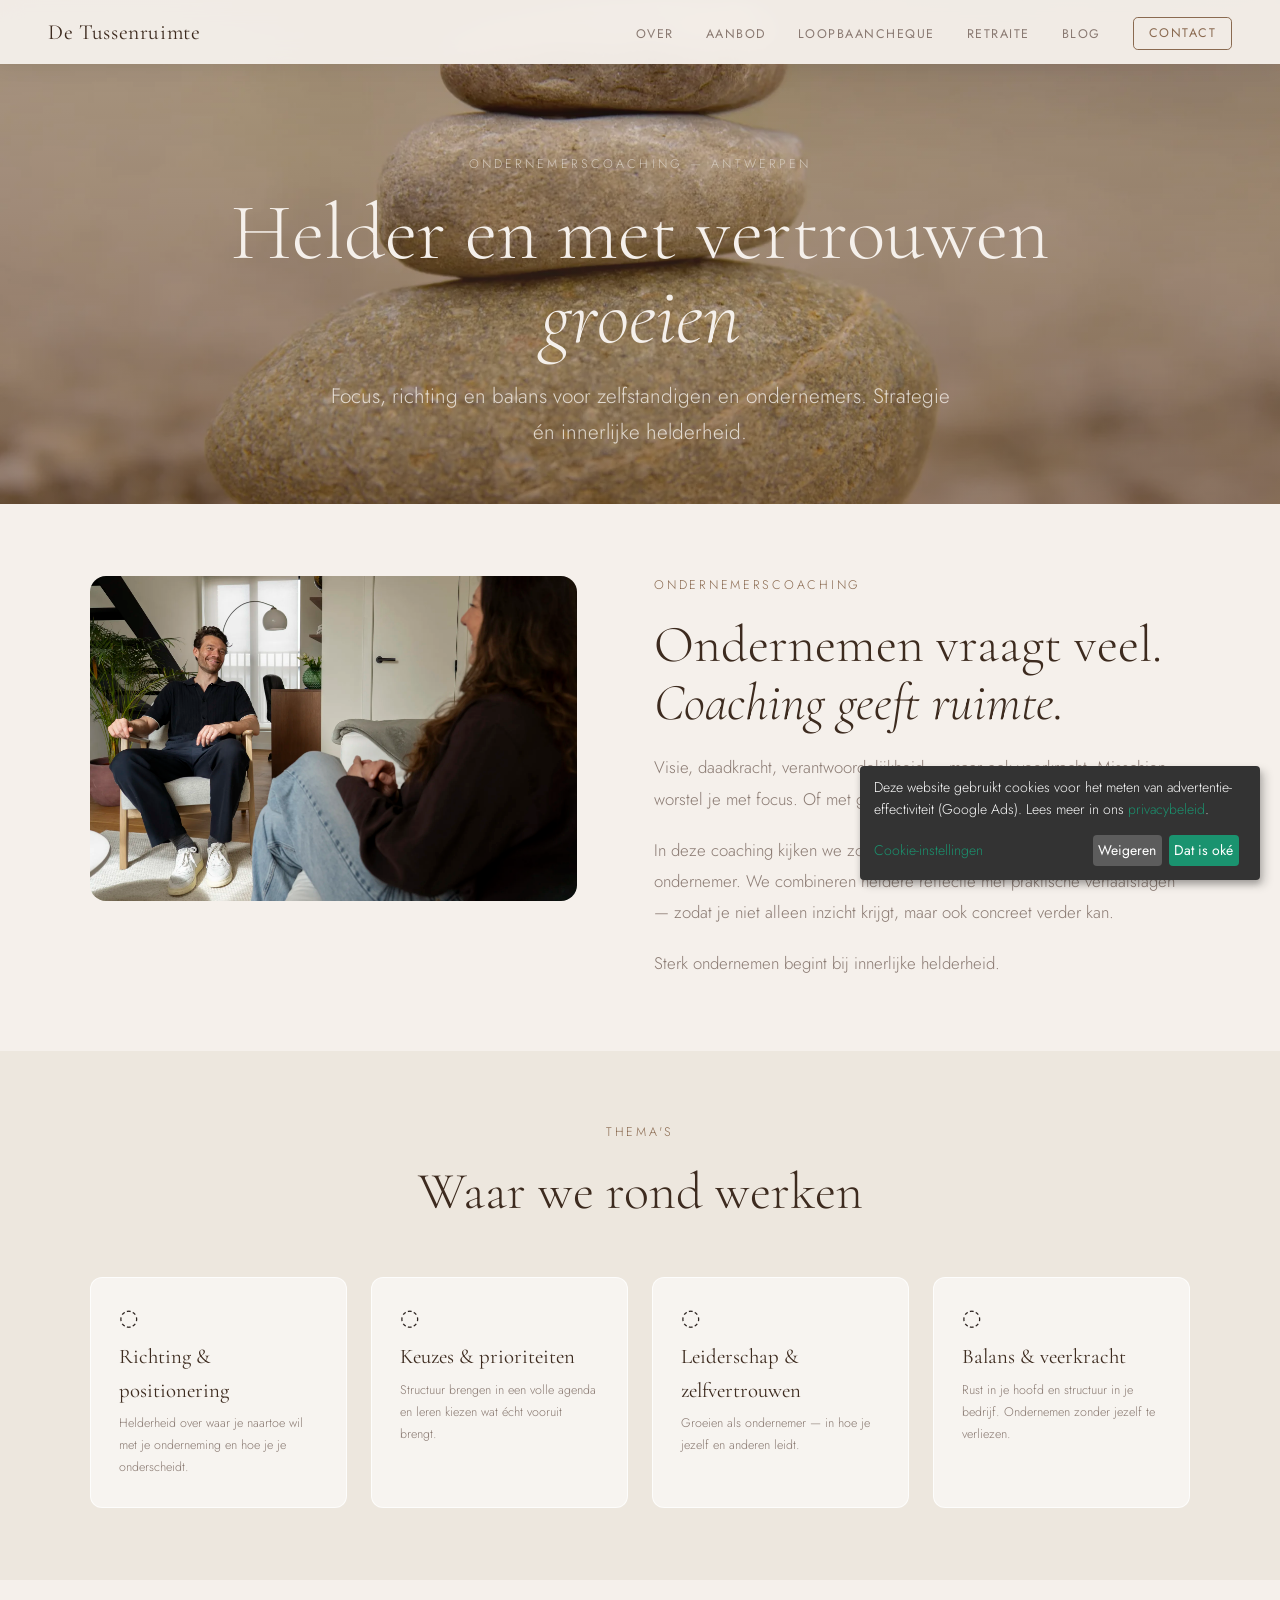
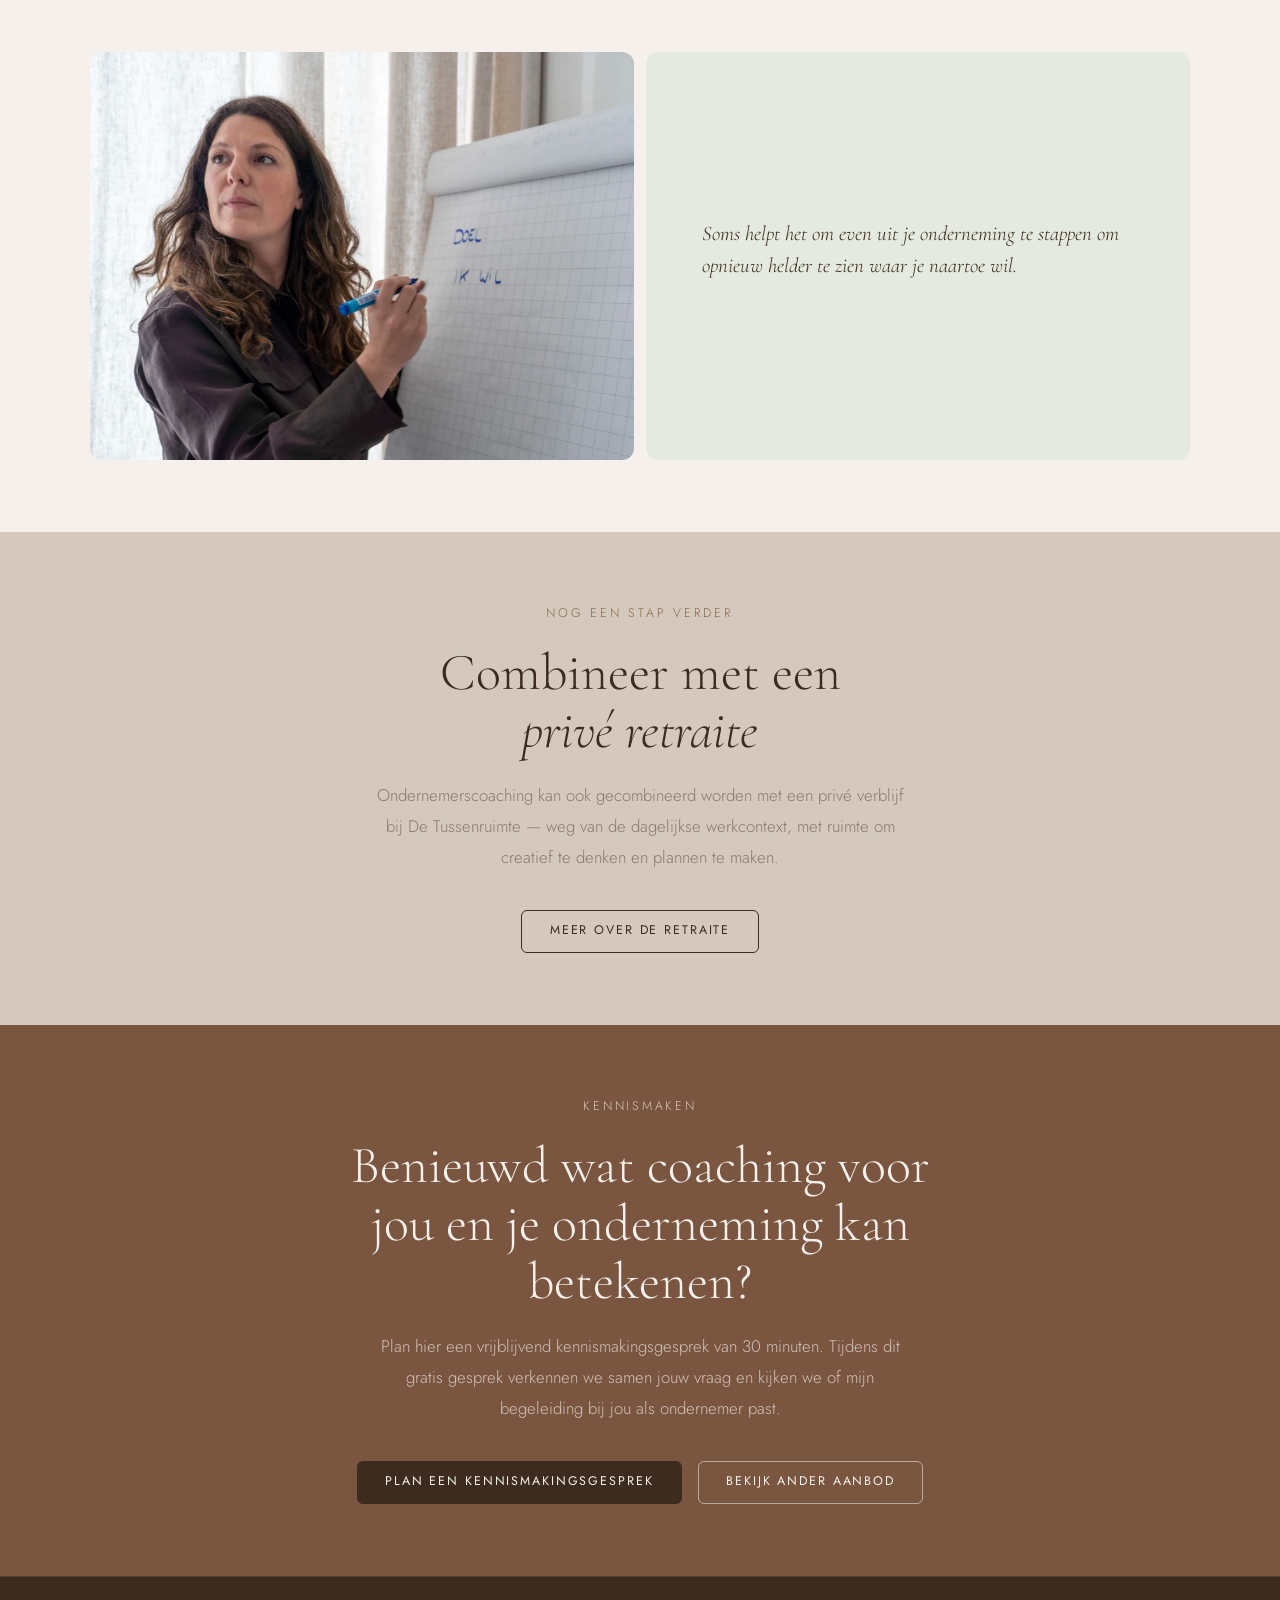
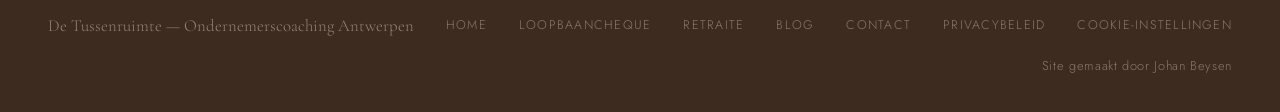
<file: ondernemerscoaching/index.html>
<!DOCTYPE html>
<html lang="nl">
<head>
    <meta charset="UTF-8">
    <meta name="viewport" content="width=device-width, initial-scale=1.0">
    <title>Ondernemerscoaching Antwerpen — Helder en met vertrouwen groeien | De Tussenruimte</title>
    <meta name="description" content="Ondernemerscoaching in Antwerpen bij De Tussenruimte. Focus, richting en balans voor zelfstandigen en ondernemers. Strategie én innerlijke helderheid.">
    <link rel="canonical" href="/ondernemerscoaching/">
    <link rel="stylesheet" href="../assets/css/main.css">
    <link rel="stylesheet" href="../assets/css/klaro.min.css">

    <!-- Google tag (gtag.js) — altijd actief; Consent Mode v2 regelt toestemming -->
    <script src="../assets/js/gtag-init.js"></script>
    <script async src="https://www.googletagmanager.com/gtag/js?id=AW-18123102312"></script>
    <script src="../assets/js/conversie.js"></script>

    <script src="../assets/js/klaro-config.js"></script>
    <script defer src="../assets/js/klaro.min.js"></script>
</head>
<body>

    <!-- ── Navigatie ──────────────────────────────────────────────────────── -->
    <nav class="site-nav site-nav--solid" aria-label="Hoofdnavigatie">
        <a href="../" class="site-nav__logo">De Tussenruimte</a>
        <ul class="site-nav__links" role="list">
            <li><a href="../#over"           class="site-nav__link">Over</a></li>
            <li><a href="../#diensten"       class="site-nav__link">Aanbod</a></li>
            <li><a href="../loopbaancheque/" class="site-nav__link">Loopbaancheque</a></li>
            <li><a href="../retraite/"       class="site-nav__link">Retraite</a></li>
            <li><a href="../blog/"           class="site-nav__link">Blog</a></li>
            <li><a href="../#contact"        class="site-nav__link site-nav__link--cta">Contact</a></li>
        </ul>
        <button class="site-nav__toggle" aria-label="Menu openen" aria-expanded="false">
            <span></span><span></span><span></span>
        </button>
    </nav>

    <div class="site-nav__mobile-menu" role="dialog" aria-label="Mobiel menu">
        <a href="../"               class="site-nav__mobile-link">Home</a>
        <a href="../#diensten"      class="site-nav__mobile-link">Aanbod</a>
        <a href="../loopbaancheque/" class="site-nav__mobile-link">Loopbaancheque</a>
        <a href="../retraite/"      class="site-nav__mobile-link">Retraite</a>
        <a href="../blog/"          class="site-nav__mobile-link">Blog</a>
        <a href="../#contact"       class="site-nav__mobile-link">Contact</a>
    </div>


    <!-- ── Hero ──────────────────────────────────────────────────────────── -->
    <header class="page-hero" aria-label="Ondernemerscoaching">
        <div class="page-hero__bg page-hero__bg--ondernemerscoaching" aria-hidden="true"></div>
        <div class="page-hero__overlay" aria-hidden="true"></div>
        <div class="page-hero__content">
            <p class="page-hero__label">Ondernemerscoaching — Antwerpen</p>
            <h1 class="page-hero__title">
                Helder en met vertrouwen<br><em>groeien</em>
            </h1>
            <p class="page-hero__intro">
                Focus, richting en balans voor zelfstandigen en ondernemers.
                Strategie én innerlijke helderheid.
            </p>
        </div>
    </header>


    <!-- ── Intro ─────────────────────────────────────────────────────────── -->
    <section class="content-section content-section--cream" aria-labelledby="ondernemer-intro-title">
        <div class="dienst-layout">
            <div class="dienst-layout__image" style="aspect-ratio: 3/2;">
                <picture>
                    <source srcset="../assets/Images/coaching/RS_04421.webp" type="image/webp">
                    <img
                        src="../assets/Images/coaching/RS_04421.jpg"
                        alt="Coachingsgesprek ondernemerscoaching bij De Tussenruimte"
                        loading="eager"
                        style="object-position: center center;"
                    >
                </picture>
            </div>
            <div class="dienst-layout__content">
                <p class="section__label">Ondernemerscoaching</p>
                <h2 id="ondernemer-intro-title" class="section__title">
                    Ondernemen vraagt veel.<br><em>Coaching geeft ruimte.</em>
                </h2>
                <p class="section__body" data-cms="ondernemer.intro.1">
                    Visie, daadkracht, verantwoordelijkheid — maar ook veerkracht.
                    Misschien worstel je met focus. Of met groei. Of met de balans
                    tussen bedrijf en privé.
                </p>
                <p class="section__body section__body--mt" data-cms="ondernemer.intro.2">
                    In deze coaching kijken we zowel naar de strategie als naar jou
                    als ondernemer. We combineren heldere reflectie met praktische
                    vertaalslagen — zodat je niet alleen inzicht krijgt, maar ook
                    concreet verder kan.
                </p>
                <p class="section__body section__body--mt" data-cms="ondernemer.intro.3">
                    Sterk ondernemen begint bij innerlijke helderheid.
                </p>
            </div>
        </div>
    </section>


    <!-- ── Waar we rond werken ───────────────────────────────────────────── -->
    <section class="content-section content-section--sand" aria-labelledby="ondernemer-themas-title">
        <p class="section__label">Thema's</p>
        <h2 id="ondernemer-themas-title" class="section__title">Waar we rond werken</h2>

        <div class="inclusion-grid">
            <div class="inclusion-item">
                <div class="inclusion-item__icon" aria-hidden="true">◌</div>
                <h3 class="inclusion-item__title">Richting & positionering</h3>
                <p class="inclusion-item__text">
                    Helderheid over waar je naartoe wil met je onderneming en hoe
                    je je onderscheidt.
                </p>
            </div>
            <div class="inclusion-item">
                <div class="inclusion-item__icon" aria-hidden="true">◌</div>
                <h3 class="inclusion-item__title">Keuzes & prioriteiten</h3>
                <p class="inclusion-item__text">
                    Structuur brengen in een volle agenda en leren kiezen wat écht
                    vooruit brengt.
                </p>
            </div>
            <div class="inclusion-item">
                <div class="inclusion-item__icon" aria-hidden="true">◌</div>
                <h3 class="inclusion-item__title">Leiderschap & zelfvertrouwen</h3>
                <p class="inclusion-item__text">
                    Groeien als ondernemer — in hoe je jezelf en anderen leidt.
                </p>
            </div>
            <div class="inclusion-item">
                <div class="inclusion-item__icon" aria-hidden="true">◌</div>
                <h3 class="inclusion-item__title">Balans & veerkracht</h3>
                <p class="inclusion-item__text">
                    Rust in je hoofd en structuur in je bedrijf. Ondernemen zonder
                    jezelf te verliezen.
                </p>
            </div>
        </div>
    </section>


    <!-- ── Sfeerfoto's ───────────────────────────────────────────────────── -->
    <section class="content-section content-section--cream" aria-label="Sfeerbeelden coaching">
        <div class="dienst-duo-images">
            <div class="dienst-duo-images__item">
                <picture>
                    <source srcset="../assets/Images/coaching/RS_04469.webp" type="image/webp">
                    <img src="../assets/Images/coaching/RS_04469.jpg" alt="Coaching sessie bij De Tussenruimte" loading="lazy">
                </picture>
            </div>
            <div class="dienst-duo-images__item dienst-duo-images__item--quote">
                <div class="quote-block">
                    <p class="quote-block__text">
                        Soms helpt het om even uit je onderneming te stappen om opnieuw
                        helder te zien waar je naartoe wil.
                    </p>
                </div>
            </div>
        </div>
    </section>


    <!-- ── Retraite koppeling ─────────────────────────────────────────────── -->
    <section class="content-section content-section--stone" aria-labelledby="retraite-link-title">
        <div class="section__inner section__inner--md">
            <p class="section__label">Nog een stap verder</p>
            <h2 id="retraite-link-title" class="section__title">
                Combineer met een<br><em>privé retraite</em>
            </h2>
            <p class="section__body">
                Ondernemerscoaching kan ook gecombineerd worden met een privé verblijf
                bij De Tussenruimte — weg van de dagelijkse werkcontext, met ruimte
                om creatief te denken en plannen te maken.
            </p>
            <div class="section__ctas">
                <a href="../retraite/" class="btn btn--outline">Meer over de retraite</a>
            </div>
        </div>
    </section>


    <!-- ── CTA ───────────────────────────────────────────────────────────── -->
    <section class="content-section content-section--deep" aria-labelledby="ondernemer-cta-title">
        <div class="section__inner">
            <p class="section__label">Kennismaken</p>
            <h2 id="ondernemer-cta-title" class="section__title">
                Benieuwd wat coaching voor<br>jou en je onderneming kan betekenen?
            </h2>
            <p class="section__body">
                Plan hier een vrijblijvend kennismakingsgesprek van 30 minuten.
                Tijdens dit gratis gesprek verkennen we samen jouw vraag en kijken we
                of mijn begeleiding bij jou als ondernemer past.
            </p>
            <div class="section__ctas">
                <a href="../#contact" class="btn btn--primary">Plan een kennismakingsgesprek</a>
                <a href="../#diensten" class="btn btn--outline-light">Bekijk ander aanbod</a>
            </div>
        </div>
    </section>


    <!-- ── Footer ────────────────────────────────────────────────────────── -->
    <footer class="site-footer">
        <span class="footer__brand">De Tussenruimte — Ondernemerscoaching Antwerpen</span>
        <nav class="footer__links" aria-label="Footernavigatie">
            <a href="../"                 class="footer__link">Home</a>
            <a href="../loopbaancheque/"  class="footer__link">Loopbaancheque</a>
            <a href="../retraite/"        class="footer__link">Retraite</a>
            <a href="../blog/"            class="footer__link">Blog</a>
            <a href="../#contact"         class="footer__link">Contact</a>
            <a href="../privacybeleid/"  class="footer__link">Privacybeleid</a>
            <a href="#" data-klaro-show class="footer__link">Cookie-instellingen</a>
        </nav>
        <small class="footer__credit">Site gemaakt door <a href="https://johanbeysen.online" rel="noopener noreferrer">Johan Beysen</a></small>
    </footer>

    <script src="../assets/js/nav.js"></script>
    <script src="../assets/js/content.js"></script>
    <script src="../assets/js/ui-handlers.js"></script>
</body>
</html>
</file>
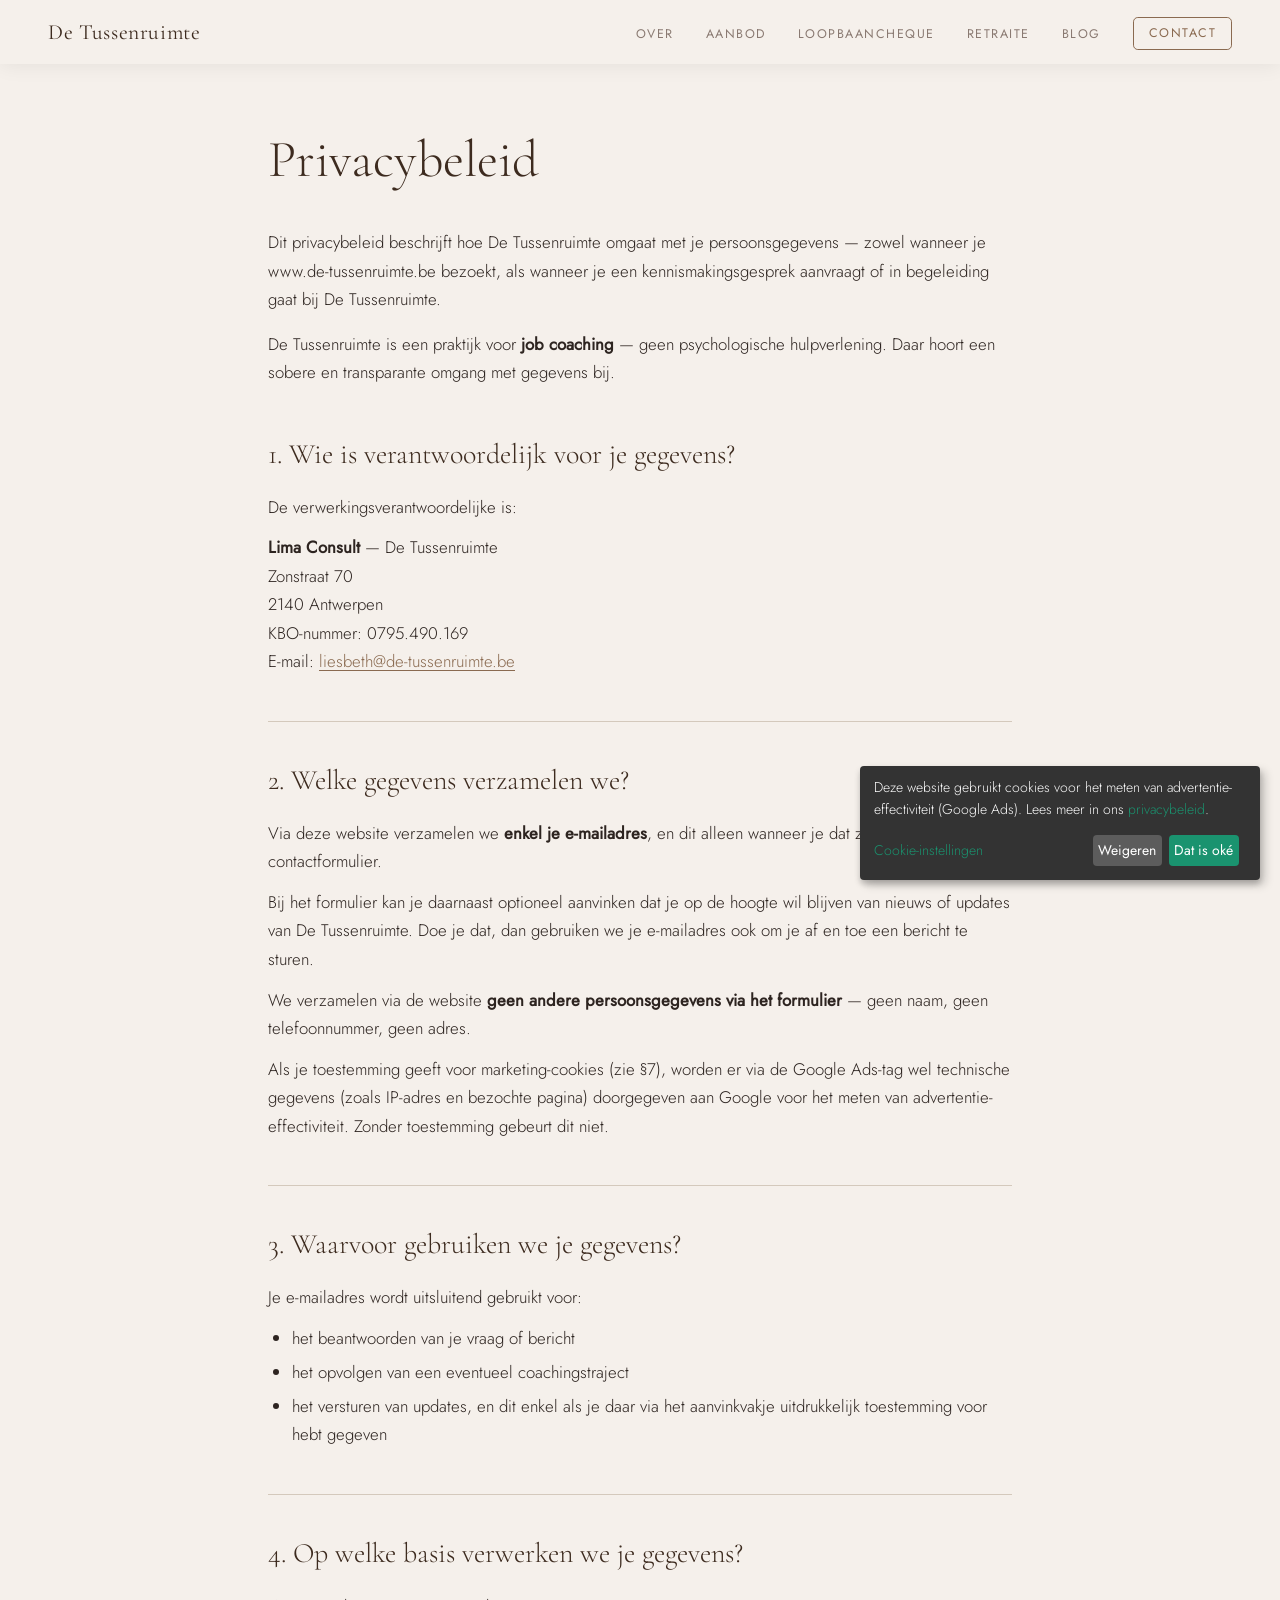
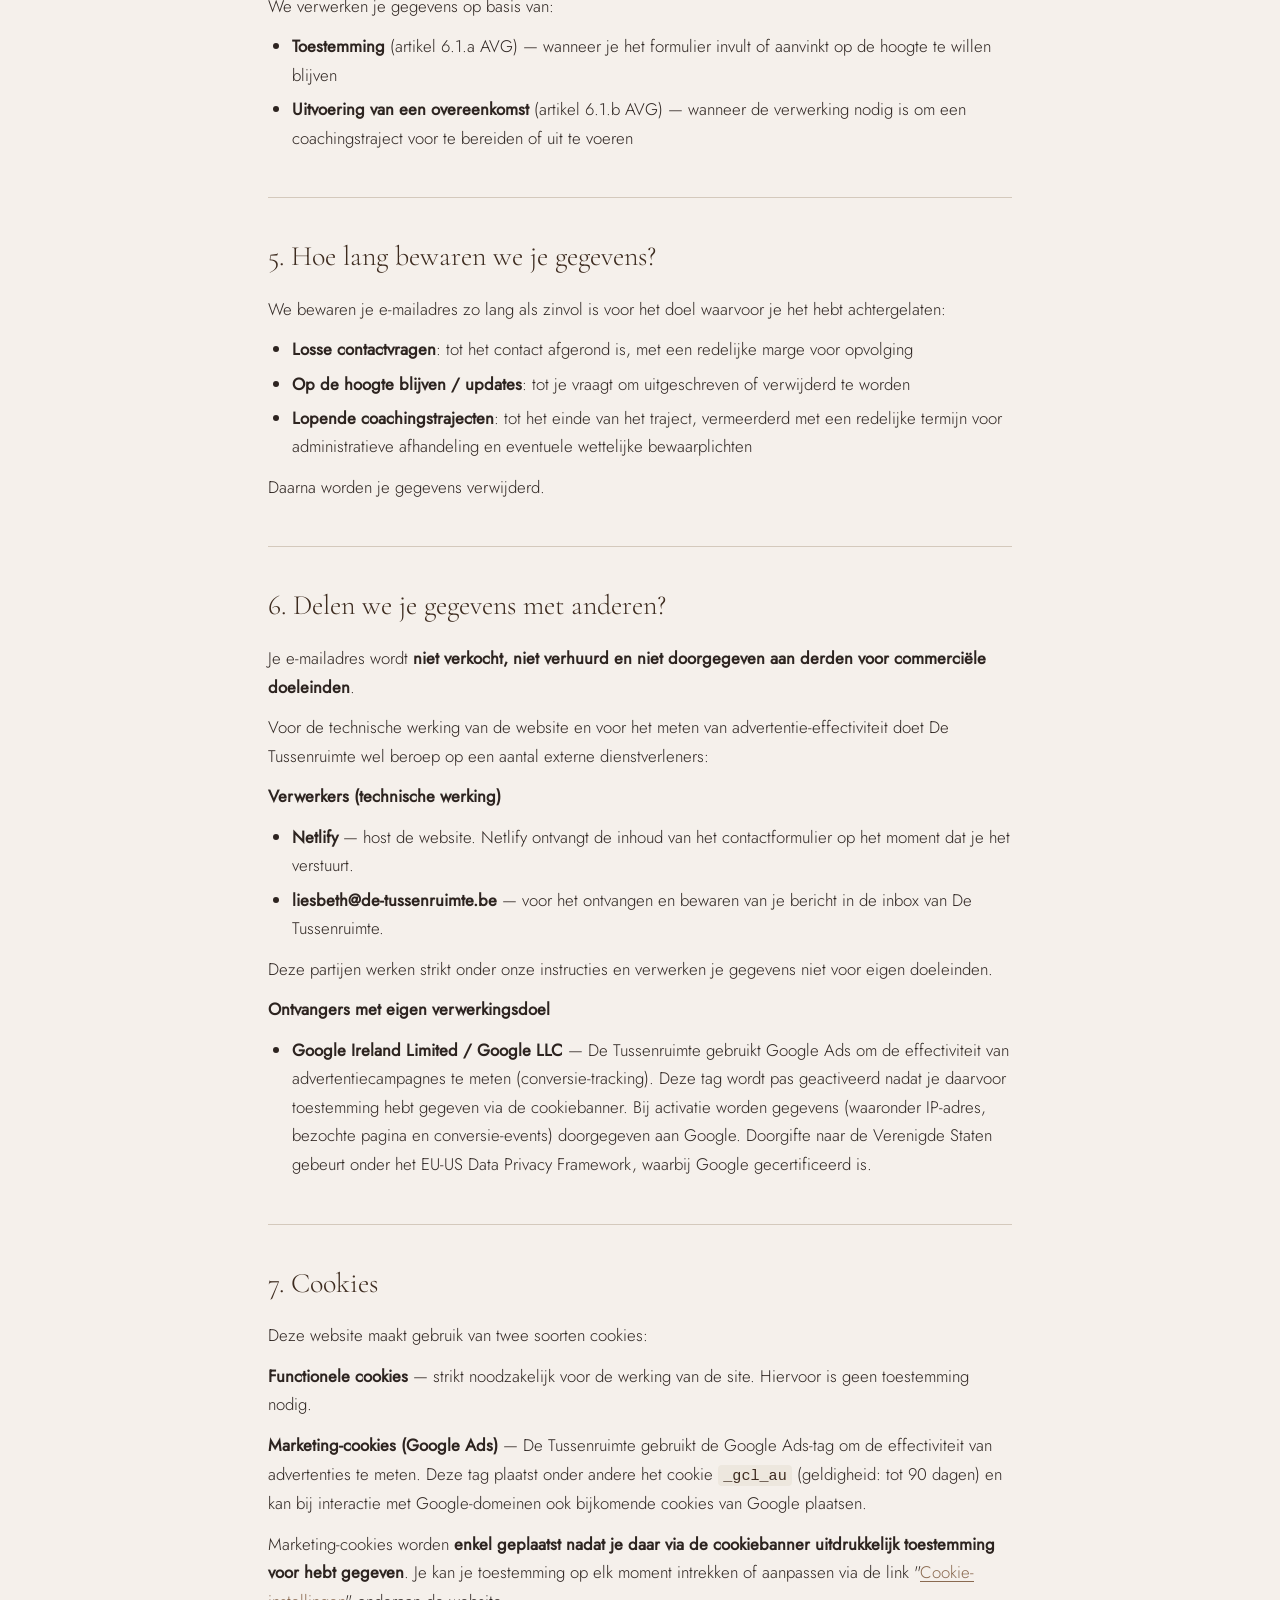
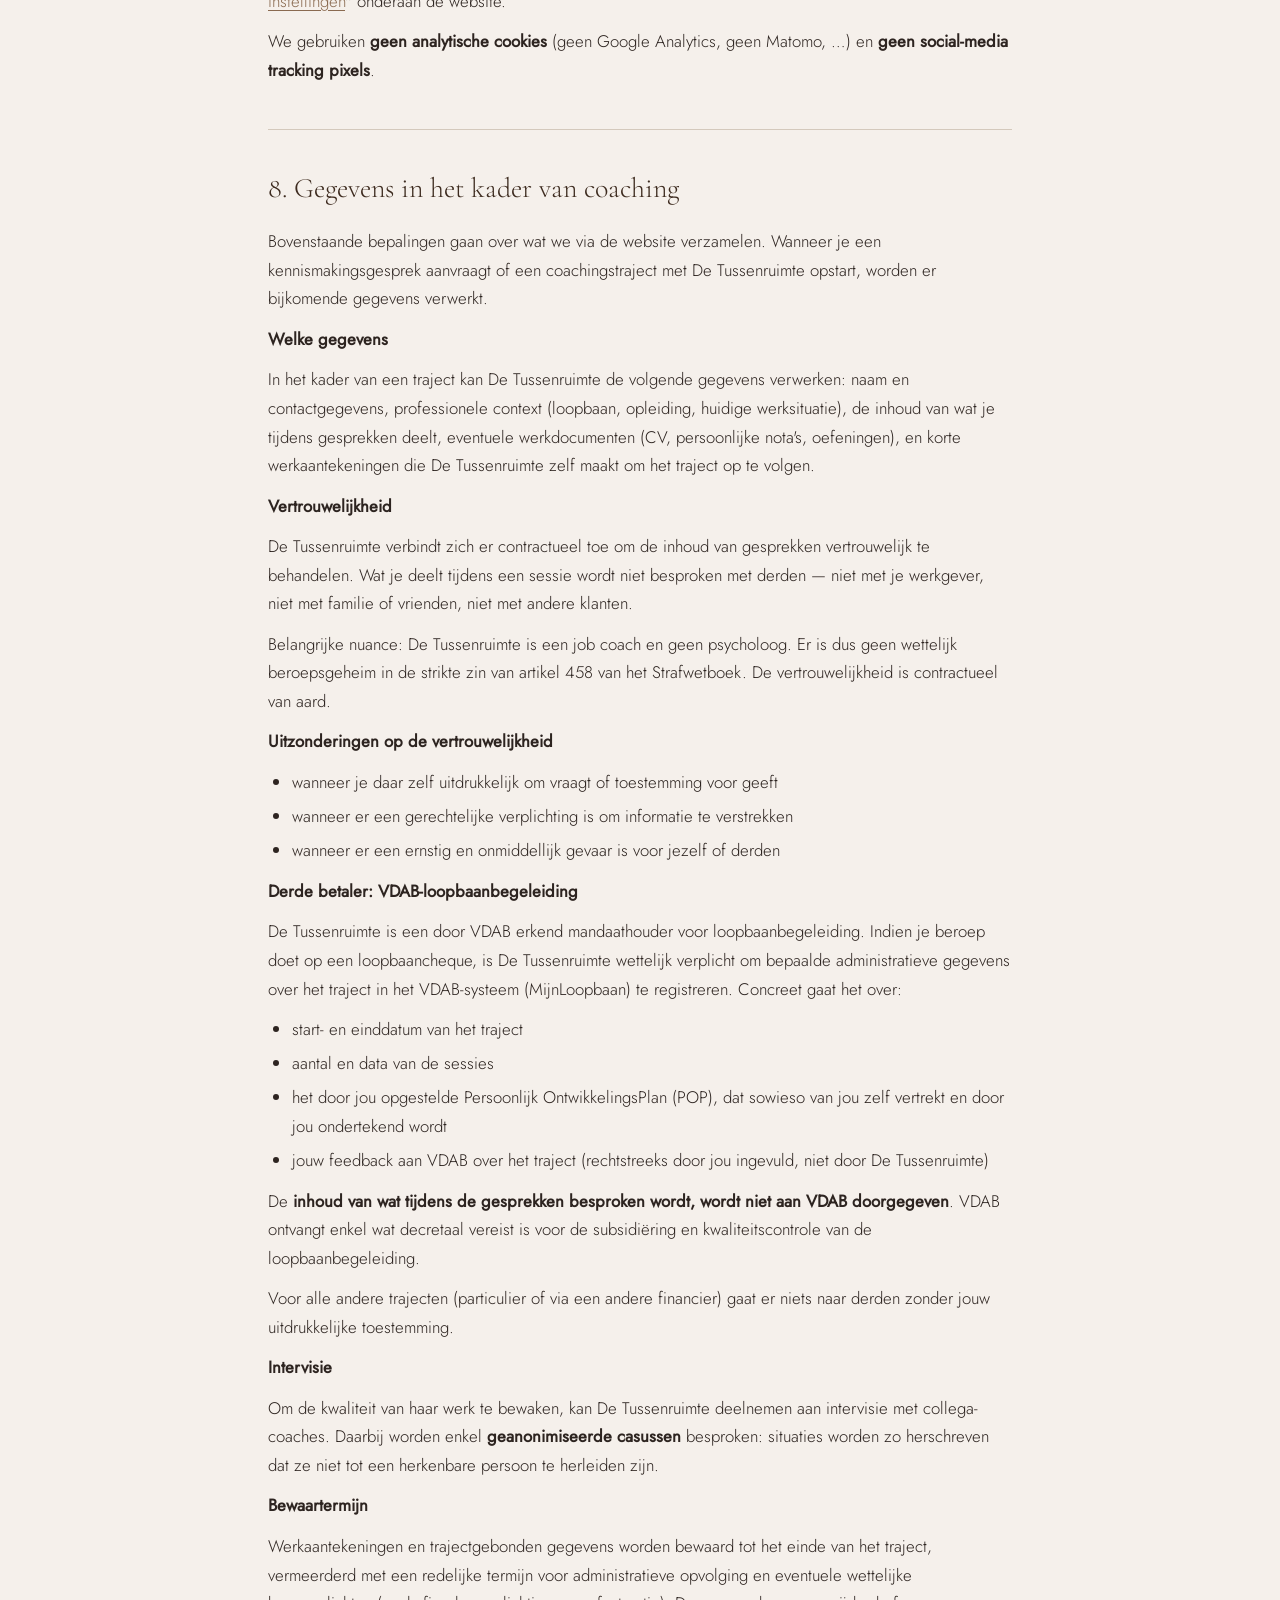
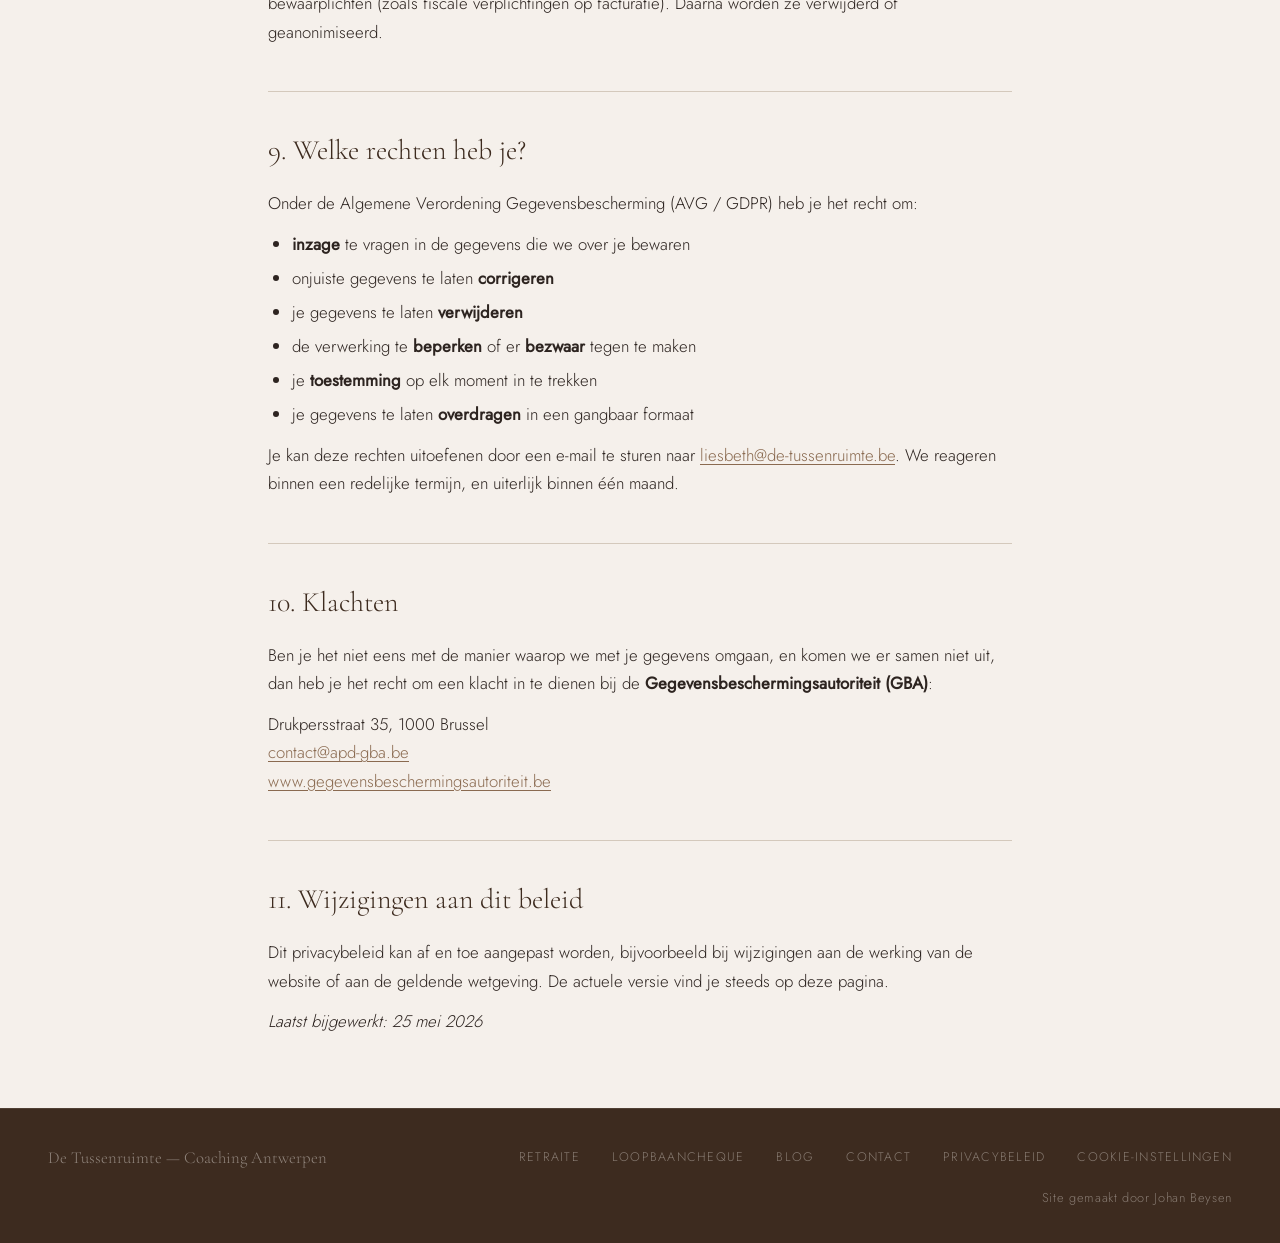
<file: privacybeleid/index.html>
<!DOCTYPE html>
<html lang="nl">
<head>
    <meta charset="UTF-8">
    <meta name="viewport" content="width=device-width, initial-scale=1.0">
    <title>Privacybeleid — De Tussenruimte</title>
    <meta name="description" content="Privacybeleid van De Tussenruimte — hoe we omgaan met je persoonsgegevens en cookies.">
    <link rel="canonical" href="/privacybeleid/">
    <meta name="robots" content="noindex">

    <link rel="stylesheet" href="../assets/css/klaro.min.css">
    <link rel="stylesheet" href="../assets/css/main.css">

    <!-- Google tag (gtag.js) — altijd actief; Consent Mode v2 regelt toestemming -->
    <script src="../assets/js/gtag-init.js"></script>
    <script async src="https://www.googletagmanager.com/gtag/js?id=AW-18123102312"></script>
    <script src="../assets/js/conversie.js"></script>

    <script src="../assets/js/klaro-config.js"></script>
    <script defer src="../assets/js/klaro.min.js"></script>
</head>
<body>

    <nav class="site-nav site-nav--solid" aria-label="Hoofdnavigatie">
        <a href="../" class="site-nav__logo">De Tussenruimte</a>
        <ul class="site-nav__links" role="list">
            <li><a href="../#over"            class="site-nav__link">Over</a></li>
            <li><a href="../#diensten"        class="site-nav__link">Aanbod</a></li>
            <li><a href="../#loopbaancheque"  class="site-nav__link">Loopbaancheque</a></li>
            <li><a href="../retraite/"        class="site-nav__link">Retraite</a></li>
            <li><a href="../blog/"            class="site-nav__link">Blog</a></li>
            <li><a href="../#contact"         class="site-nav__link site-nav__link--cta">Contact</a></li>
        </ul>
        <button class="site-nav__toggle" aria-label="Menu openen" aria-expanded="false">
            <span></span><span></span><span></span>
        </button>
    </nav>

    <div class="site-nav__mobile-menu" role="dialog" aria-label="Mobiel menu">
        <a href="../"               class="site-nav__mobile-link">Home</a>
        <a href="../#diensten"      class="site-nav__mobile-link">Aanbod</a>
        <a href="../retraite/"      class="site-nav__mobile-link">Retraite</a>
        <a href="../blog/"          class="site-nav__mobile-link">Blog</a>
        <a href="../#contact"       class="site-nav__mobile-link">Contact</a>
    </div>

    <main class="privacy-page">
        <div class="privacy-page__inner">

            <h1 class="privacy-page__title">Privacybeleid</h1>
            <p class="privacy-page__intro">
                Dit privacybeleid beschrijft hoe De Tussenruimte omgaat met je persoonsgegevens — zowel wanneer je
                <a href="https://www.de-tussenruimte.be">www.de-tussenruimte.be</a> bezoekt, als wanneer je een
                kennismakingsgesprek aanvraagt of in begeleiding gaat bij De Tussenruimte.
            </p>
            <p class="privacy-page__intro">
                De Tussenruimte is een praktijk voor <strong>job coaching</strong> — geen psychologische hulpverlening.
                Daar hoort een sobere en transparante omgang met gegevens bij.
            </p>

            <section class="privacy-section">
                <h2>1. Wie is verantwoordelijk voor je gegevens?</h2>
                <p>De verwerkingsverantwoordelijke is:</p>
                <p>
                    <strong>Lima Consult</strong> — De Tussenruimte<br>
                    Zonstraat 70<br>
                    2140 Antwerpen<br>
                    KBO-nummer: 0795.490.169<br>
                    E-mail: <a href="mailto:liesbeth@de-tussenruimte.be">liesbeth@de-tussenruimte.be</a>
                </p>
            </section>

            <section class="privacy-section">
                <h2>2. Welke gegevens verzamelen we?</h2>
                <p>
                    Via deze website verzamelen we <strong>enkel je e-mailadres</strong>, en dit alleen wanneer je dat
                    zelf invult in het contactformulier.
                </p>
                <p>
                    Bij het formulier kan je daarnaast optioneel aanvinken dat je op de hoogte wil blijven van nieuws
                    of updates van De Tussenruimte. Doe je dat, dan gebruiken we je e-mailadres ook om je af en toe
                    een bericht te sturen.
                </p>
                <p>
                    We verzamelen via de website <strong>geen andere persoonsgegevens via het formulier</strong> —
                    geen naam, geen telefoonnummer, geen adres.
                </p>
                <p>
                    Als je toestemming geeft voor marketing-cookies (zie §7), worden er via de Google Ads-tag wel
                    technische gegevens (zoals IP-adres en bezochte pagina) doorgegeven aan Google voor het meten van
                    advertentie-effectiviteit. Zonder toestemming gebeurt dit niet.
                </p>
            </section>

            <section class="privacy-section">
                <h2>3. Waarvoor gebruiken we je gegevens?</h2>
                <p>Je e-mailadres wordt uitsluitend gebruikt voor:</p>
                <ul>
                    <li>het beantwoorden van je vraag of bericht</li>
                    <li>het opvolgen van een eventueel coachingstraject</li>
                    <li>het versturen van updates, en dit enkel als je daar via het aanvinkvakje uitdrukkelijk toestemming voor hebt gegeven</li>
                </ul>
            </section>

            <section class="privacy-section">
                <h2>4. Op welke basis verwerken we je gegevens?</h2>
                <p>We verwerken je gegevens op basis van:</p>
                <ul>
                    <li><strong>Toestemming</strong> (artikel 6.1.a AVG) — wanneer je het formulier invult of aanvinkt op de hoogte te willen blijven</li>
                    <li><strong>Uitvoering van een overeenkomst</strong> (artikel 6.1.b AVG) — wanneer de verwerking nodig is om een coachingstraject voor te bereiden of uit te voeren</li>
                </ul>
            </section>

            <section class="privacy-section">
                <h2>5. Hoe lang bewaren we je gegevens?</h2>
                <p>We bewaren je e-mailadres zo lang als zinvol is voor het doel waarvoor je het hebt achtergelaten:</p>
                <ul>
                    <li><strong>Losse contactvragen</strong>: tot het contact afgerond is, met een redelijke marge voor opvolging</li>
                    <li><strong>Op de hoogte blijven / updates</strong>: tot je vraagt om uitgeschreven of verwijderd te worden</li>
                    <li><strong>Lopende coachingstrajecten</strong>: tot het einde van het traject, vermeerderd met een redelijke termijn voor administratieve afhandeling en eventuele wettelijke bewaarplichten</li>
                </ul>
                <p>Daarna worden je gegevens verwijderd.</p>
            </section>

            <section class="privacy-section">
                <h2>6. Delen we je gegevens met anderen?</h2>
                <p>
                    Je e-mailadres wordt <strong>niet verkocht, niet verhuurd en niet doorgegeven aan derden voor
                    commerciële doeleinden</strong>.
                </p>
                <p>
                    Voor de technische werking van de website en voor het meten van advertentie-effectiviteit doet
                    De Tussenruimte wel beroep op een aantal externe dienstverleners:
                </p>
                <p><strong>Verwerkers (technische werking)</strong></p>
                <ul>
                    <li><strong>Netlify</strong> — host de website. Netlify ontvangt de inhoud van het contactformulier op het moment dat je het verstuurt.</li>
                    <li><strong>liesbeth@de-tussenruimte.be</strong> — voor het ontvangen en bewaren van je bericht in de inbox van De Tussenruimte.</li>
                </ul>
                <p>Deze partijen werken strikt onder onze instructies en verwerken je gegevens niet voor eigen doeleinden.</p>
                <p><strong>Ontvangers met eigen verwerkingsdoel</strong></p>
                <ul>
                    <li>
                        <strong>Google Ireland Limited / Google LLC</strong> — De Tussenruimte gebruikt Google Ads om de
                        effectiviteit van advertentiecampagnes te meten (conversie-tracking). Deze tag wordt pas geactiveerd
                        nadat je daarvoor toestemming hebt gegeven via de cookiebanner. Bij activatie worden gegevens
                        (waaronder IP-adres, bezochte pagina en conversie-events) doorgegeven aan Google. Doorgifte naar de
                        Verenigde Staten gebeurt onder het EU-US Data Privacy Framework, waarbij Google gecertificeerd is.
                    </li>
                </ul>
            </section>

            <section class="privacy-section">
                <h2>7. Cookies</h2>
                <p>Deze website maakt gebruik van twee soorten cookies:</p>
                <p>
                    <strong>Functionele cookies</strong> — strikt noodzakelijk voor de werking van de site.
                    Hiervoor is geen toestemming nodig.
                </p>
                <p>
                    <strong>Marketing-cookies (Google Ads)</strong> — De Tussenruimte gebruikt de Google Ads-tag om
                    de effectiviteit van advertenties te meten. Deze tag plaatst onder andere het cookie
                    <code>_gcl_au</code> (geldigheid: tot 90 dagen) en kan bij interactie met Google-domeinen ook
                    bijkomende cookies van Google plaatsen.
                </p>
                <p>
                    Marketing-cookies worden <strong>enkel geplaatst nadat je daar via de cookiebanner uitdrukkelijk
                    toestemming voor hebt gegeven</strong>. Je kan je toestemming op elk moment intrekken of aanpassen
                    via de link "<a href="#" data-klaro-show>Cookie-instellingen</a>" onderaan
                    de website.
                </p>
                <p>We gebruiken <strong>geen analytische cookies</strong> (geen Google Analytics, geen Matomo, …) en
                <strong>geen social-media tracking pixels</strong>.</p>
            </section>

            <section class="privacy-section">
                <h2>8. Gegevens in het kader van coaching</h2>
                <p>
                    Bovenstaande bepalingen gaan over wat we via de website verzamelen. Wanneer je een
                    kennismakingsgesprek aanvraagt of een coachingstraject met De Tussenruimte opstart, worden er
                    bijkomende gegevens verwerkt.
                </p>
                <p><strong>Welke gegevens</strong></p>
                <p>
                    In het kader van een traject kan De Tussenruimte de volgende gegevens verwerken: naam en
                    contactgegevens, professionele context (loopbaan, opleiding, huidige werksituatie), de inhoud van
                    wat je tijdens gesprekken deelt, eventuele werkdocumenten (CV, persoonlijke nota's, oefeningen),
                    en korte werkaantekeningen die De Tussenruimte zelf maakt om het traject op te volgen.
                </p>
                <p><strong>Vertrouwelijkheid</strong></p>
                <p>
                    De Tussenruimte verbindt zich er contractueel toe om de inhoud van gesprekken vertrouwelijk te
                    behandelen. Wat je deelt tijdens een sessie wordt niet besproken met derden — niet met je
                    werkgever, niet met familie of vrienden, niet met andere klanten.
                </p>
                <p>
                    Belangrijke nuance: De Tussenruimte is een job coach en geen psycholoog. Er is dus geen wettelijk
                    beroepsgeheim in de strikte zin van artikel 458 van het Strafwetboek. De vertrouwelijkheid is
                    contractueel van aard.
                </p>
                <p><strong>Uitzonderingen op de vertrouwelijkheid</strong></p>
                <ul>
                    <li>wanneer je daar zelf uitdrukkelijk om vraagt of toestemming voor geeft</li>
                    <li>wanneer er een gerechtelijke verplichting is om informatie te verstrekken</li>
                    <li>wanneer er een ernstig en onmiddellijk gevaar is voor jezelf of derden</li>
                </ul>
                <p><strong>Derde betaler: VDAB-loopbaanbegeleiding</strong></p>
                <p>
                    De Tussenruimte is een door VDAB erkend mandaathouder voor loopbaanbegeleiding. Indien je beroep
                    doet op een loopbaancheque, is De Tussenruimte wettelijk verplicht om bepaalde administratieve
                    gegevens over het traject in het VDAB-systeem (MijnLoopbaan) te registreren. Concreet gaat het over:
                </p>
                <ul>
                    <li>start- en einddatum van het traject</li>
                    <li>aantal en data van de sessies</li>
                    <li>het door jou opgestelde Persoonlijk OntwikkelingsPlan (POP), dat sowieso van jou zelf vertrekt en door jou ondertekend wordt</li>
                    <li>jouw feedback aan VDAB over het traject (rechtstreeks door jou ingevuld, niet door De Tussenruimte)</li>
                </ul>
                <p>
                    De <strong>inhoud van wat tijdens de gesprekken besproken wordt, wordt niet aan VDAB
                    doorgegeven</strong>. VDAB ontvangt enkel wat decretaal vereist is voor de subsidiëring en
                    kwaliteitscontrole van de loopbaanbegeleiding.
                </p>
                <p>
                    Voor alle andere trajecten (particulier of via een andere financier) gaat er niets naar derden
                    zonder jouw uitdrukkelijke toestemming.
                </p>
                <p><strong>Intervisie</strong></p>
                <p>
                    Om de kwaliteit van haar werk te bewaken, kan De Tussenruimte deelnemen aan intervisie met
                    collega-coaches. Daarbij worden enkel <strong>geanonimiseerde casussen</strong> besproken:
                    situaties worden zo herschreven dat ze niet tot een herkenbare persoon te herleiden zijn.
                </p>
                <p><strong>Bewaartermijn</strong></p>
                <p>
                    Werkaantekeningen en trajectgebonden gegevens worden bewaard tot het einde van het traject,
                    vermeerderd met een redelijke termijn voor administratieve opvolging en eventuele wettelijke
                    bewaarplichten (zoals fiscale verplichtingen op facturatie). Daarna worden ze verwijderd of
                    geanonimiseerd.
                </p>
            </section>

            <section class="privacy-section">
                <h2>9. Welke rechten heb je?</h2>
                <p>Onder de Algemene Verordening Gegevensbescherming (AVG / GDPR) heb je het recht om:</p>
                <ul>
                    <li><strong>inzage</strong> te vragen in de gegevens die we over je bewaren</li>
                    <li>onjuiste gegevens te laten <strong>corrigeren</strong></li>
                    <li>je gegevens te laten <strong>verwijderen</strong></li>
                    <li>de verwerking te <strong>beperken</strong> of er <strong>bezwaar</strong> tegen te maken</li>
                    <li>je <strong>toestemming</strong> op elk moment in te trekken</li>
                    <li>je gegevens te laten <strong>overdragen</strong> in een gangbaar formaat</li>
                </ul>
                <p>
                    Je kan deze rechten uitoefenen door een e-mail te sturen naar
                    <a href="mailto:liesbeth@de-tussenruimte.be">liesbeth@de-tussenruimte.be</a>. We reageren binnen een redelijke termijn,
                    en uiterlijk binnen één maand.
                </p>
            </section>

            <section class="privacy-section">
                <h2>10. Klachten</h2>
                <p>
                    Ben je het niet eens met de manier waarop we met je gegevens omgaan, en komen we er samen niet
                    uit, dan heb je het recht om een klacht in te dienen bij de
                    <strong>Gegevensbeschermingsautoriteit (GBA)</strong>:
                </p>
                <p>
                    Drukpersstraat 35, 1000 Brussel<br>
                    <a href="mailto:contact@apd-gba.be">contact@apd-gba.be</a><br>
                    <a href="https://www.gegevensbeschermingsautoriteit.be" rel="noopener noreferrer">www.gegevensbeschermingsautoriteit.be</a>
                </p>
            </section>

            <section class="privacy-section">
                <h2>11. Wijzigingen aan dit beleid</h2>
                <p>
                    Dit privacybeleid kan af en toe aangepast worden, bijvoorbeeld bij wijzigingen aan de werking
                    van de website of aan de geldende wetgeving. De actuele versie vind je steeds op deze pagina.
                </p>
                <p class="privacy-page__meta"><em>Laatst bijgewerkt: 25 mei 2026</em></p>
            </section>

        </div>
    </main>

    <footer class="site-footer">
        <span class="footer__brand">De Tussenruimte — Coaching Antwerpen</span>
        <nav class="footer__links" aria-label="Footernavigatie">
            <a href="../retraite/"       class="footer__link">Retraite</a>
            <a href="../loopbaancheque/" class="footer__link">Loopbaancheque</a>
            <a href="../blog/"           class="footer__link">Blog</a>
            <a href="../#contact"        class="footer__link">Contact</a>
            <a href="../privacybeleid/"  class="footer__link">Privacybeleid</a>
            <a href="#" data-klaro-show class="footer__link">Cookie-instellingen</a>
        </nav>
        <small class="footer__credit">Site gemaakt door <a href="https://johanbeysen.online" rel="noopener noreferrer">Johan Beysen</a></small>
    </footer>

    <script src="../assets/js/nav.js"></script>
    <script src="../assets/js/ui-handlers.js"></script>
</body>
</html>
</file>
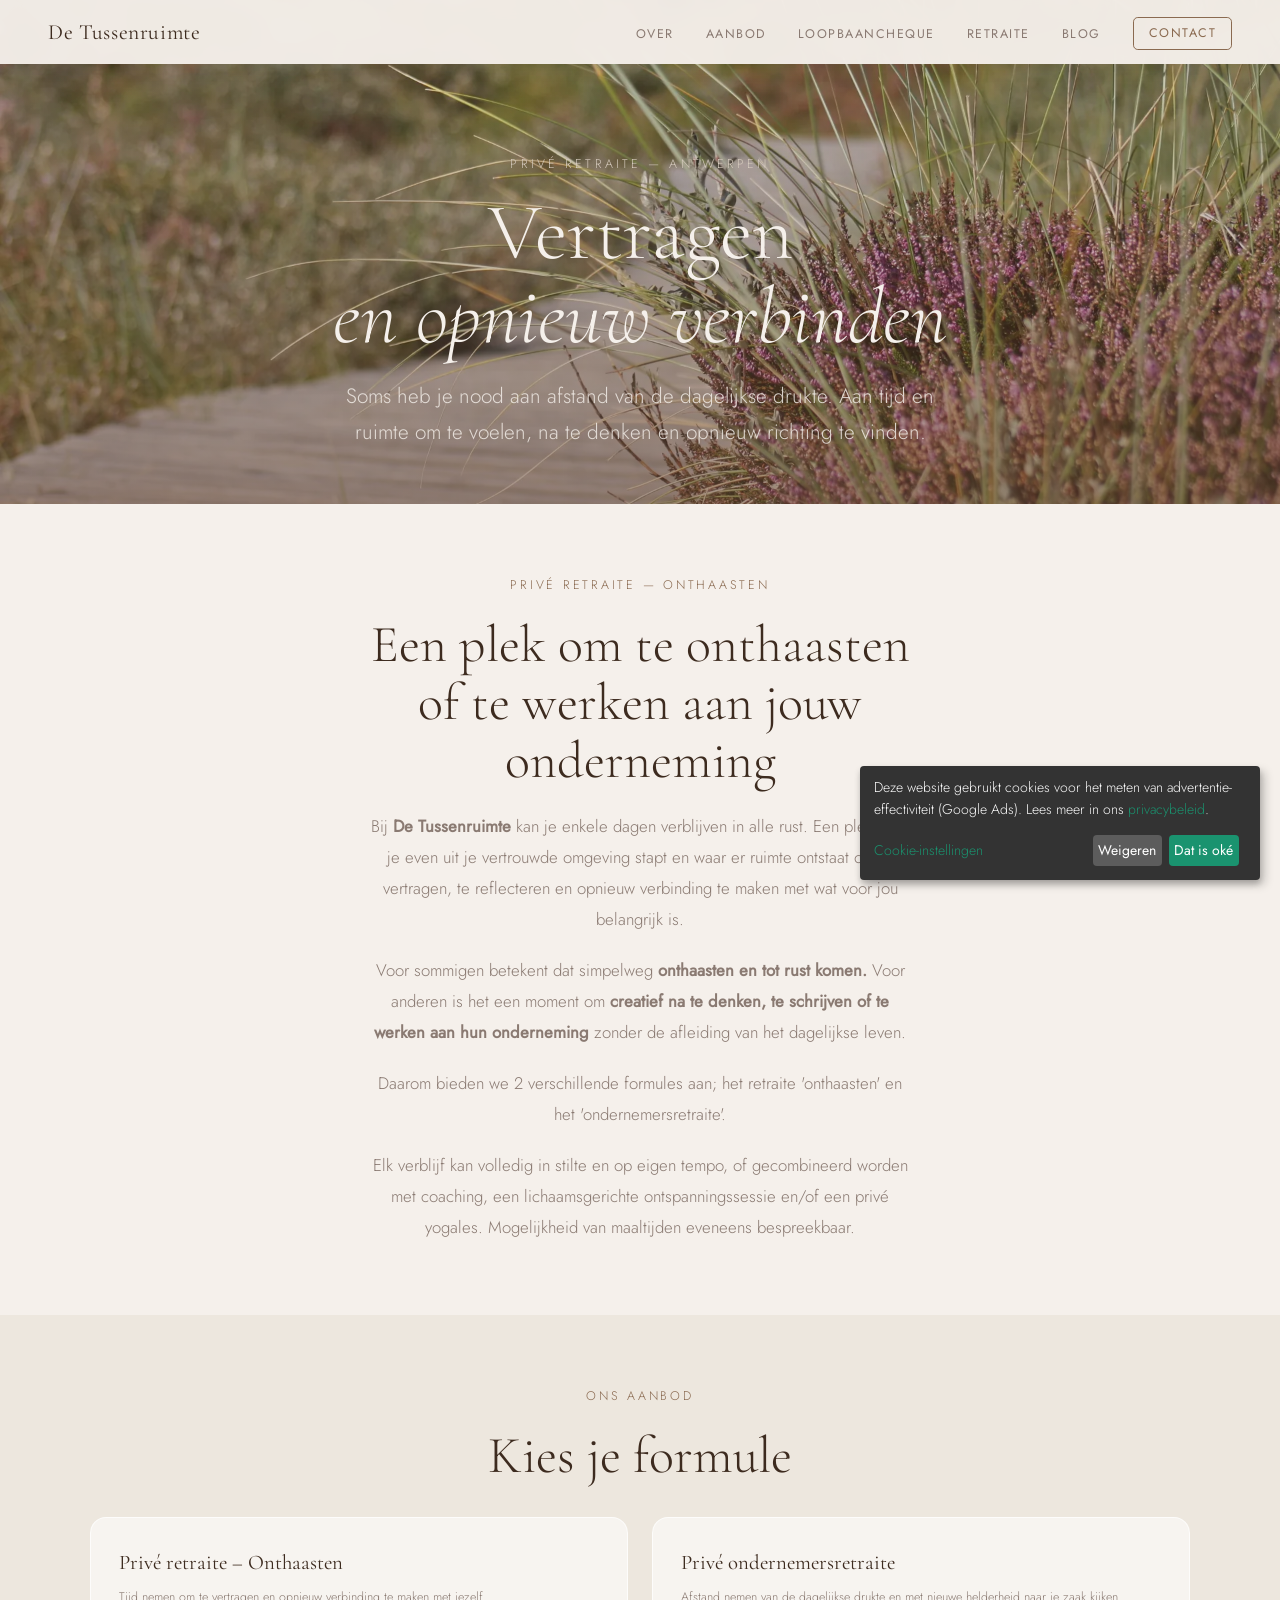
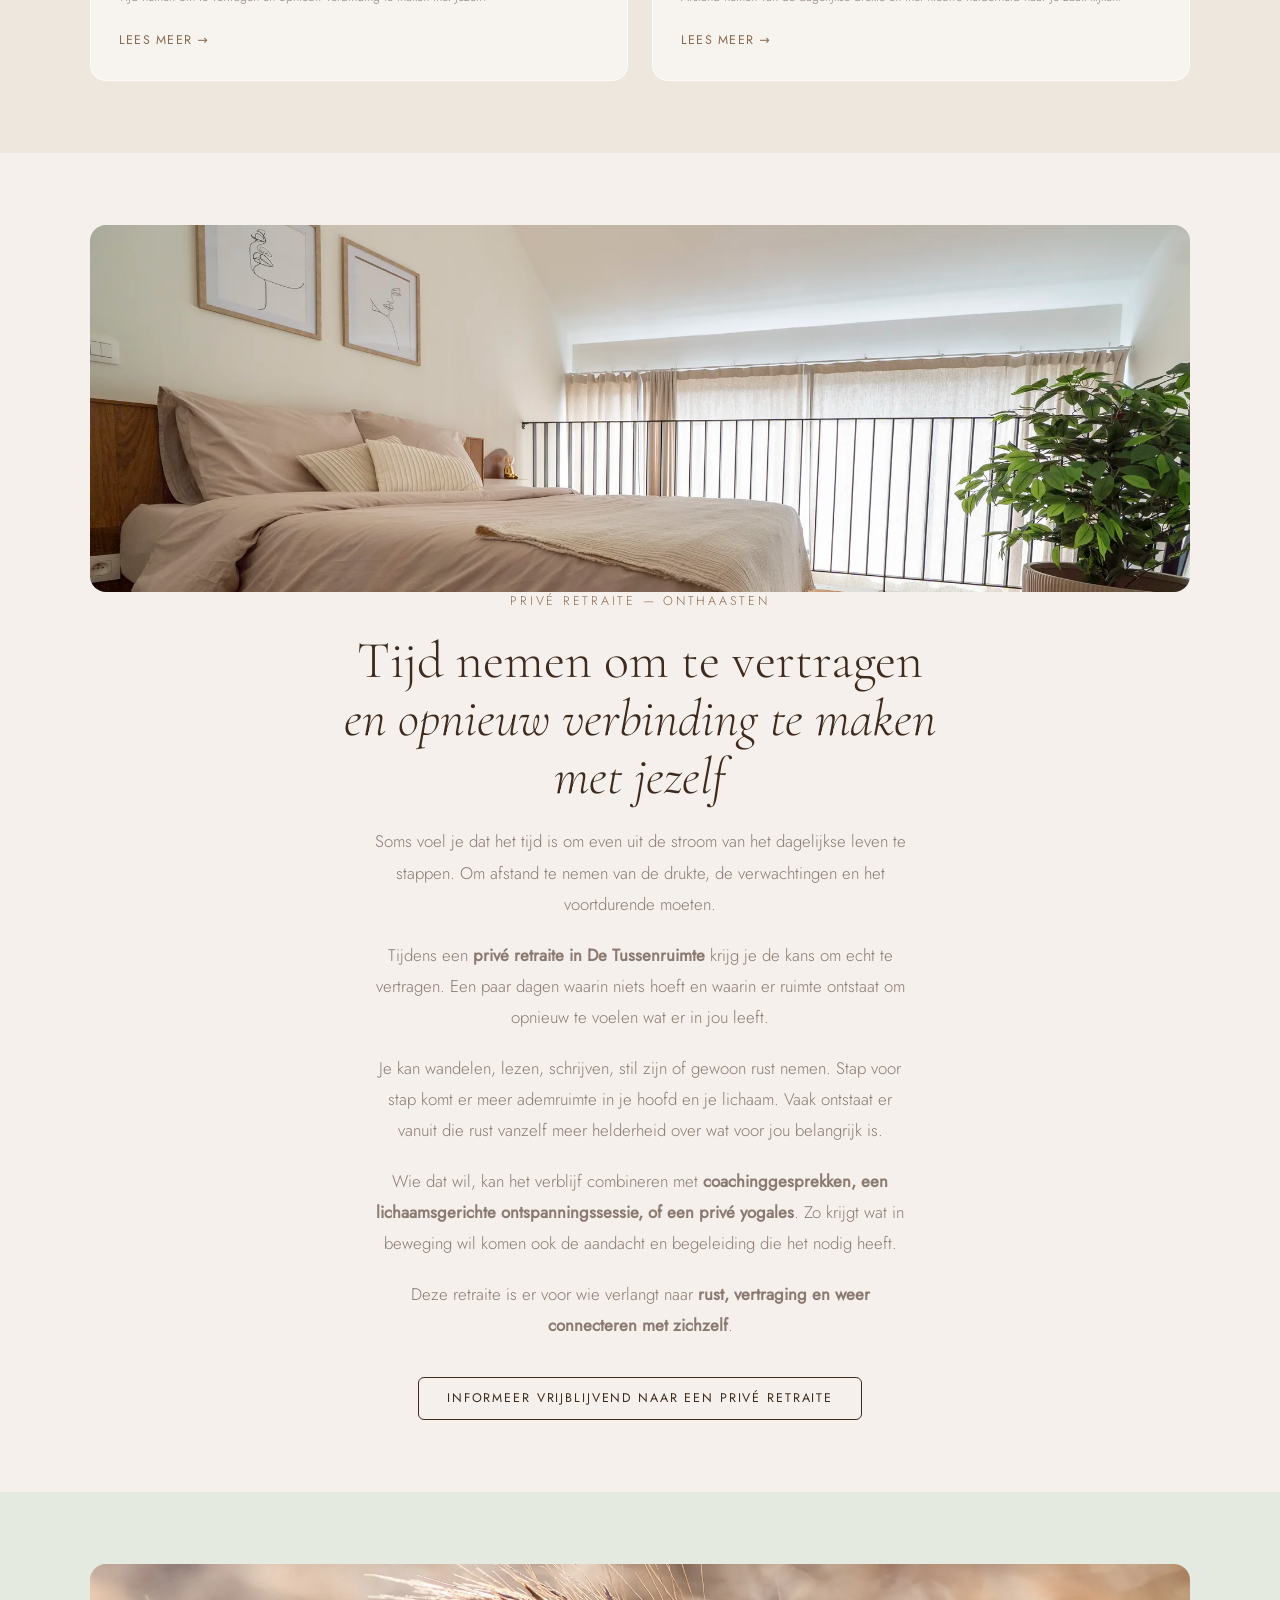
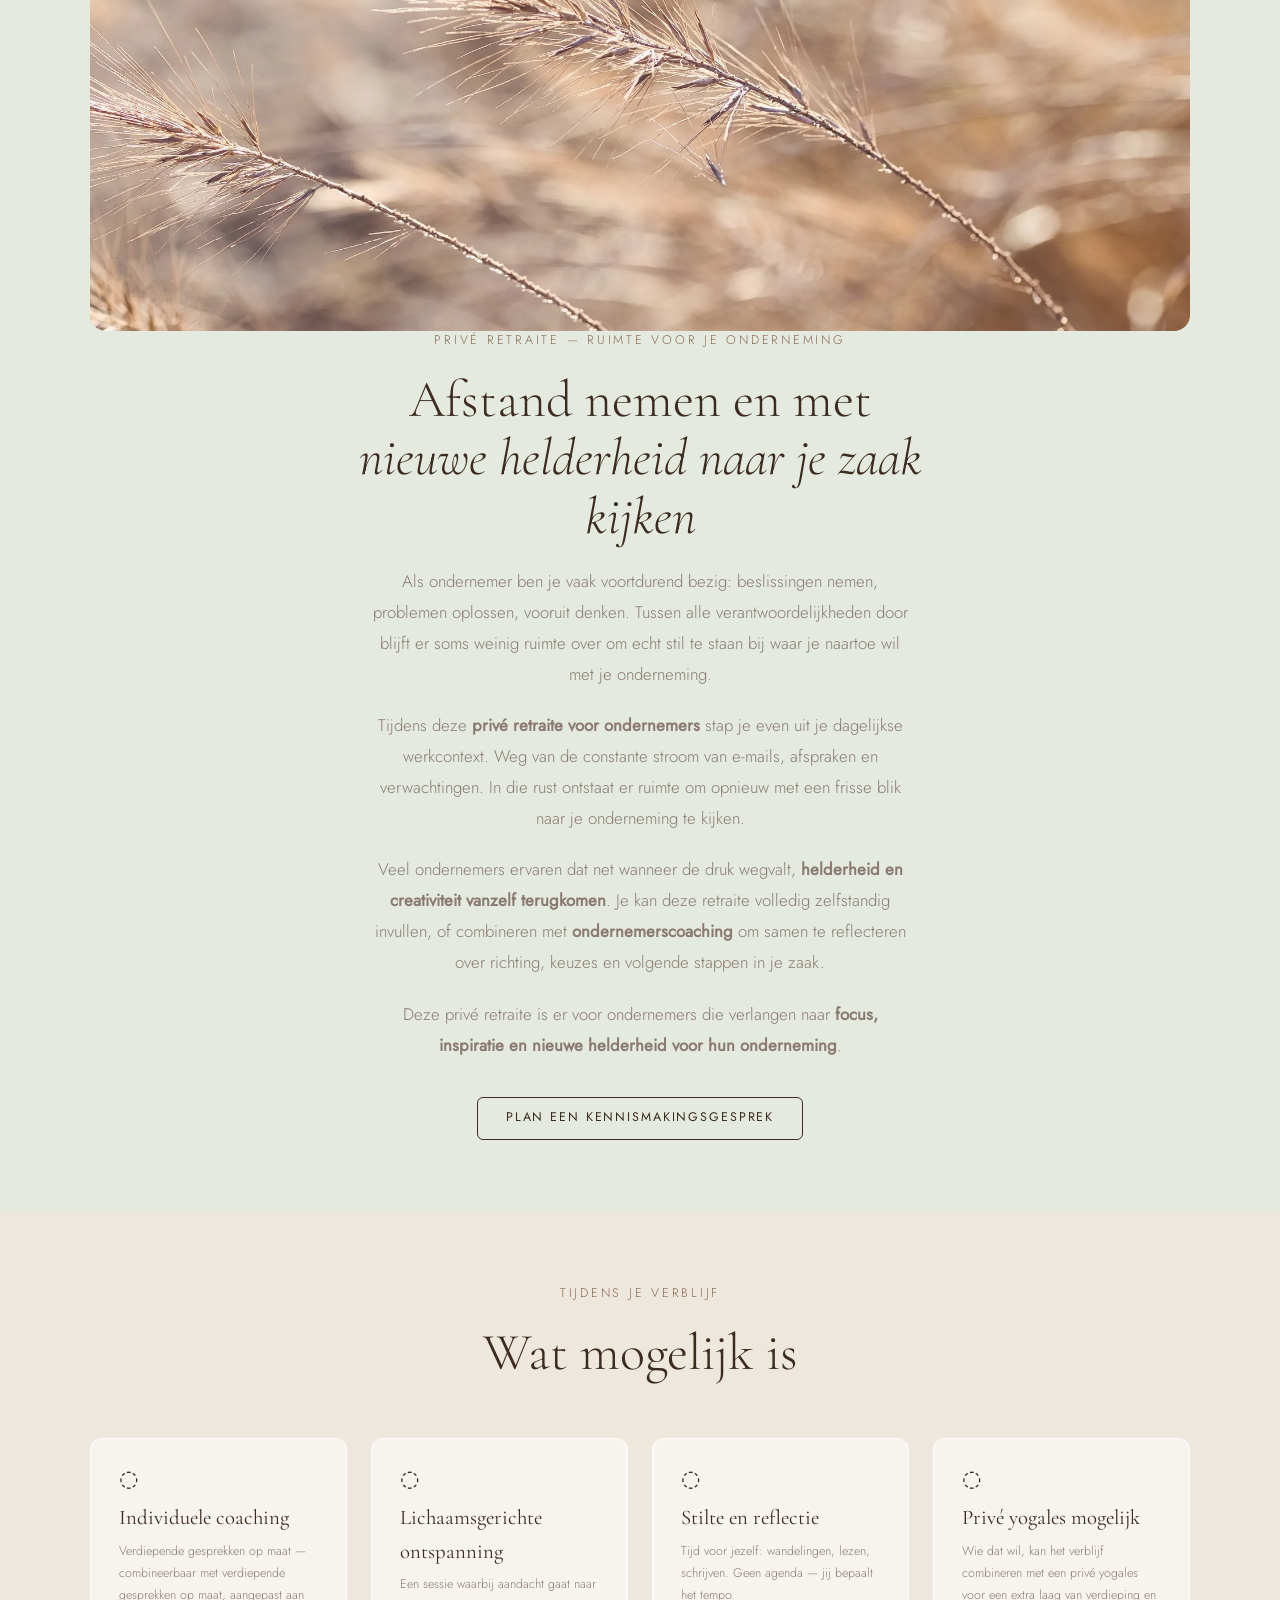
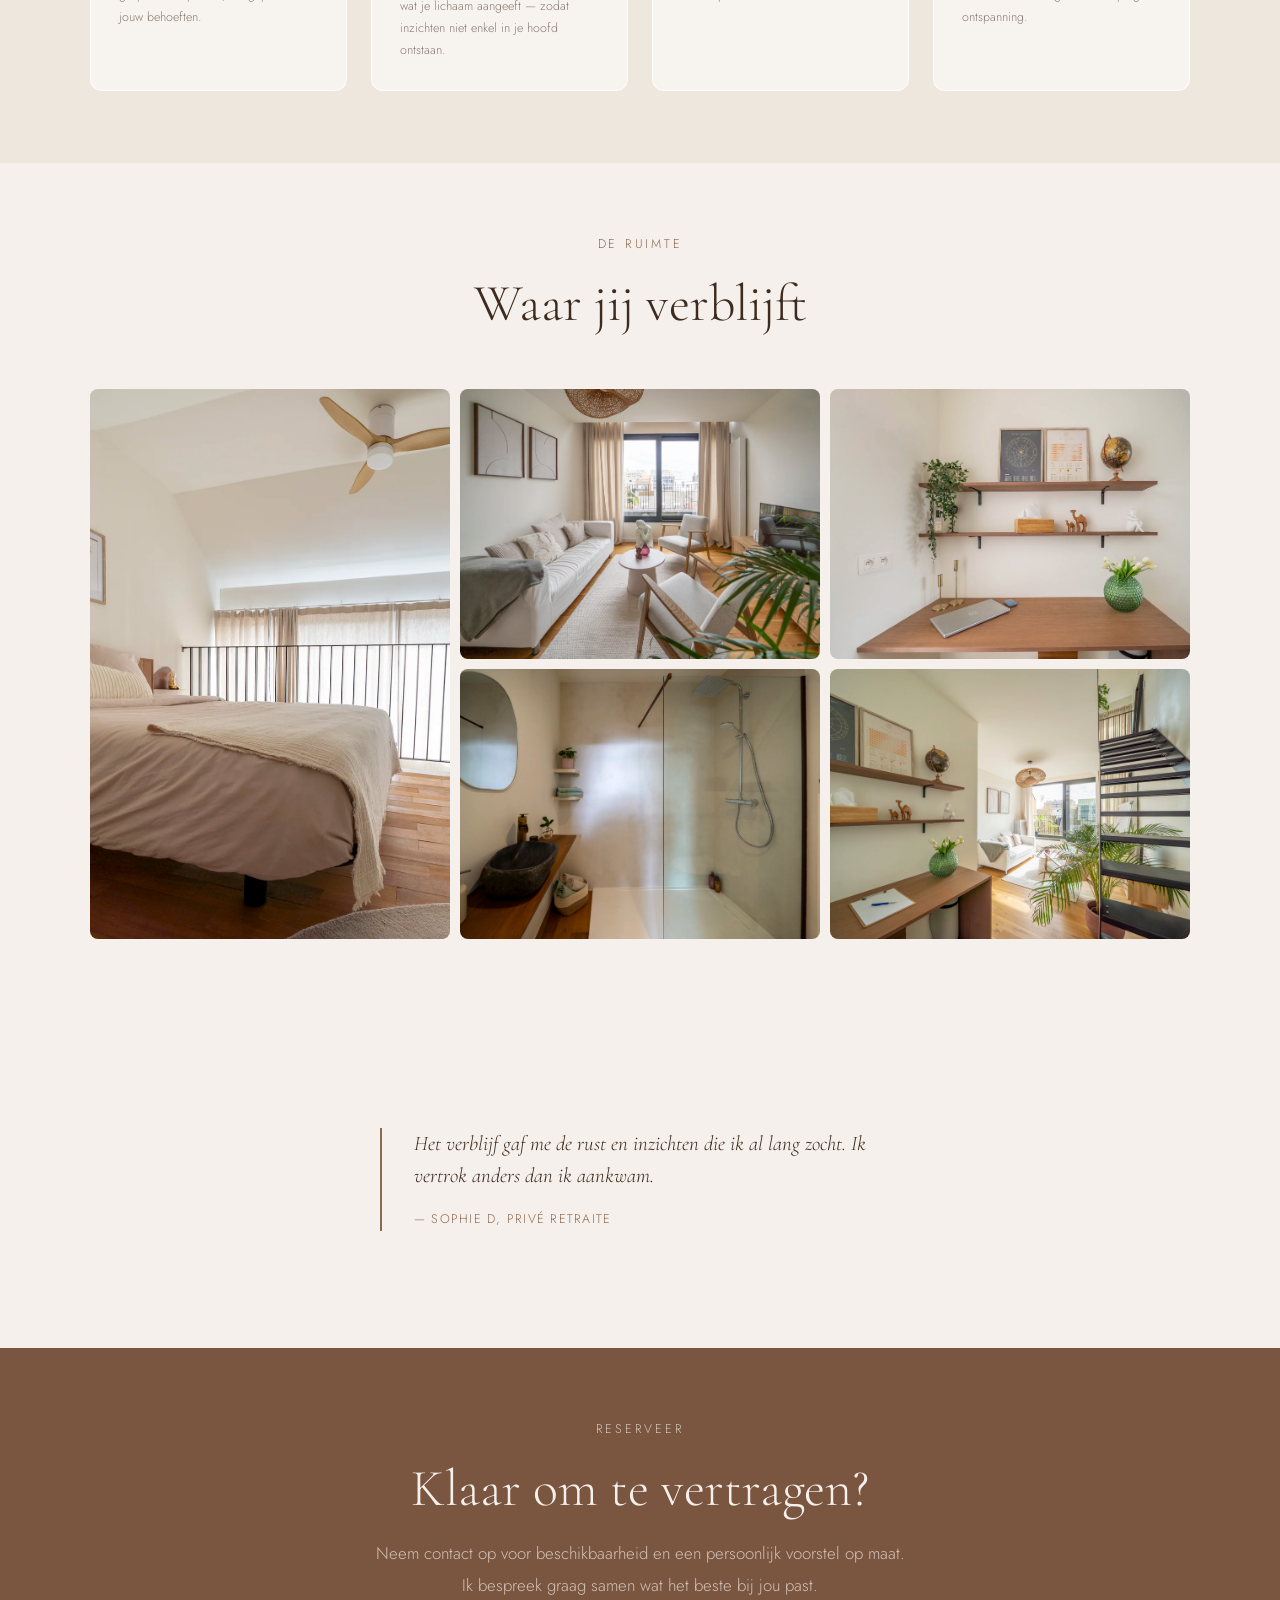
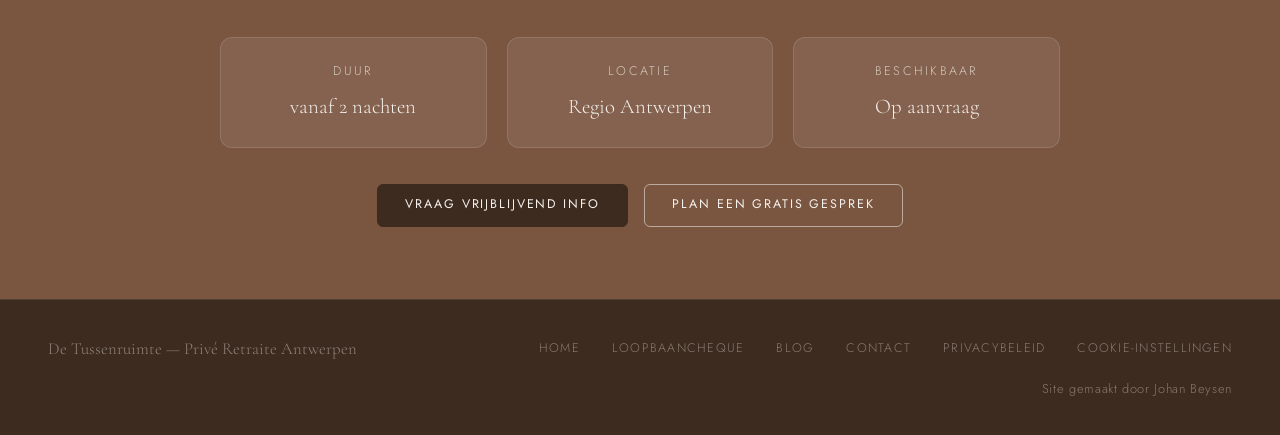
<file: retraite/index.html>
<!DOCTYPE html>
<html lang="nl">
<head>
    <meta charset="UTF-8">
    <meta name="viewport" content="width=device-width, initial-scale=1.0">
    <title>Privé Retraite Antwerpen — Onthaasten met begeleiding | De Tussenruimte</title>
    <meta name="description" content="Een meerdaags privé verblijf in regio Antwerpen om volledig te onthaasten — al dan niet gecombineerd met coaching. Ontbijt en diner verzorgd, individuele begeleiding mogelijk.">
    <link rel="canonical" href="/retraite/">

    <link rel="stylesheet" href="../assets/css/main.css">
    <link rel="stylesheet" href="../assets/css/klaro.min.css">

    <!-- Google tag (gtag.js) — altijd actief; Consent Mode v2 regelt toestemming -->
    <script src="../assets/js/gtag-init.js"></script>
    <script async src="https://www.googletagmanager.com/gtag/js?id=AW-18123102312"></script>
    <script src="../assets/js/conversie.js"></script>

    <script src="../assets/js/klaro-config.js"></script>
    <script defer src="../assets/js/klaro.min.js"></script>

</head>
<body>

    <!-- ── Navigatie ──────────────────────────────────────────────────────── -->
    <nav class="site-nav site-nav--solid" aria-label="Hoofdnavigatie">
        <a href="../" class="site-nav__logo">De Tussenruimte</a>
        <ul class="site-nav__links" role="list">
            <li><a href="../#over"           class="site-nav__link">Over</a></li>
            <li><a href="../#diensten"       class="site-nav__link">Aanbod</a></li>
            <li><a href="../#loopbaancheque" class="site-nav__link">Loopbaancheque</a></li>
            <li><a href="../retraite/"       class="site-nav__link">Retraite</a></li>
            <li><a href="../blog/"           class="site-nav__link">Blog</a></li>
            <li><a href="../#contact"        class="site-nav__link site-nav__link--cta">Contact</a></li>
        </ul>
        <button class="site-nav__toggle" aria-label="Menu openen" aria-expanded="false">
            <span></span><span></span><span></span>
        </button>
    </nav>

    <div class="site-nav__mobile-menu" role="dialog" aria-label="Mobiel menu">
        <a href="../"              class="site-nav__mobile-link">Home</a>
        <a href="../#diensten"     class="site-nav__mobile-link">Aanbod</a>
        <a href="../retraite/"     class="site-nav__mobile-link">Retraite</a>
        <a href="../blog/"         class="site-nav__mobile-link">Blog</a>
        <a href="../#contact"      class="site-nav__mobile-link">Contact</a>
    </div>


    <!-- ── Hero ──────────────────────────────────────────────────────────── -->
    <header class="page-hero" aria-label="Privé retraite">
        <div class="page-hero__bg page-hero__bg--retraite" aria-hidden="true">
        </div>
        <div class="page-hero__overlay" aria-hidden="true"></div>
        <div class="page-hero__content">
            <p class="page-hero__label">Privé retraite — Antwerpen</p>
            <h1 class="page-hero__title">
                Vertragen<br><em>en opnieuw verbinden</em>
            </h1>
            <p class="page-hero__intro">
                Soms heb je nood aan afstand van de dagelijkse drukte. 
                Aan tijd en ruimte om te voelen, na te denken en opnieuw richting te vinden.
            </p>
        </div>
    </header>


    <!-- ── Wat is de retraite ─────────────────────────────────────────────── -->
    <section class="content-section content-section--cream" aria-labelledby="retraite-intro-title">
        <div class="section__inner">
            <p class="section__label">Privé retraite — onthaasten</p>
            <h2 id="retraite-intro-title" class="section__title">
                Een plek om te onthaasten <br> of te werken aan jouw onderneming
            </h2>
            <p class="section__body" data-cms="retraite.intro.1">
                Bij <strong>De Tussenruimte</strong> kan je enkele dagen verblijven in alle rust. Een plek waar je even uit je vertrouwde omgeving stapt en waar er ruimte ontstaat om te vertragen, te reflecteren en opnieuw verbinding te maken met wat voor jou belangrijk is.
            </p>
            <p class="section__body section__body--mt" data-cms="retraite.intro.2">
                Voor sommigen betekent dat simpelweg <strong>onthaasten en tot rust komen.</strong> Voor anderen is het een moment om <strong>creatief na te denken, te schrijven of te werken aan hun onderneming</strong> zonder de afleiding van het dagelijkse leven.
            </p>
            <p class="section__body section__body--mt">
                Daarom bieden we 2 verschillende formules aan; het retraite 'onthaasten' en het 'ondernemersretraite'.
            </p>
            <p class="section__body section__body--mt" data-cms="retraite.intro.3">
                Elk verblijf kan volledig in stilte en op eigen tempo, of gecombineerd worden met coaching, een lichaamsgerichte ontspanningssessie en/of een privé yogales. Mogelijkheid van maaltijden eveneens bespreekbaar.
            </p>
        </div>
    </section>


    <!-- ── Kies je formule ───────────────────────────────────────────────── -->
    <section class="content-section content-section--sand" aria-labelledby="formules-title">
        <div class="section__inner section__inner--lg">
            <p class="section__label">Ons aanbod</p>
            <h2 id="formules-title" class="section__title">Kies je formule</h2>
            <div class="service-grid">
                <article class="service-card">
                    <h3 class="service-card__title">Privé retraite – Onthaasten</h3>
                    <p class="service-card__text">
                        Tijd nemen om te vertragen en opnieuw verbinding te maken met jezelf.
                    </p>
                    <a href="#onthaasten" class="service-card__link">Lees meer</a>
                </article>
                <article class="service-card">
                    <h3 class="service-card__title">Privé ondernemersretraite</h3>
                    <p class="service-card__text">
                        Afstand nemen van de dagelijkse drukte en met nieuwe helderheid naar je zaak kijken.
                    </p>
                    <a href="#ondernemersretraite" class="service-card__link">Lees meer</a>
                </article>
            </div>
        </div>
    </section>


    <!-- ── Privé retraite – Onthaasten ──────────────────────────────────── -->
    <section id="onthaasten" class="content-section content-section--cream" aria-labelledby="onthaasten-title">
        <div class="sfeer-image">
            <picture>
                <source srcset="../assets/Images/retraite/RS_04479.webp" type="image/webp">
                <img src="../assets/Images/retraite/RS_04479.jpg" alt="Slaapkamer van de retraiteruimte" loading="lazy">
            </picture>
        </div>
        <div class="section__inner">
            <p class="section__label">Privé retraite — onthaasten</p>
            <h2 id="onthaasten-title" class="section__title">
                Tijd nemen om te vertragen<br><em>en opnieuw verbinding te maken met jezelf</em>
            </h2>
            <p class="section__body" data-cms="retraite.onthaasten.1">
                Soms voel je dat het tijd is om even uit de stroom van het dagelijkse leven
                te stappen. Om afstand te nemen van de drukte, de verwachtingen en het
                voortdurende moeten.
            </p>
            <p class="section__body section__body--mt" data-cms="retraite.onthaasten.2">
                Tijdens een <strong>privé retraite in De Tussenruimte</strong> krijg je de kans om echt te
                vertragen. Een paar dagen waarin niets hoeft en waarin er ruimte ontstaat
                om opnieuw te voelen wat er in jou leeft.
            </p>
            <p class="section__body section__body--mt" data-cms="retraite.onthaasten.3">
                Je kan wandelen, lezen, schrijven, stil zijn of gewoon rust nemen. Stap voor
                stap komt er meer ademruimte in je hoofd en je lichaam. Vaak ontstaat er
                vanuit die rust vanzelf meer helderheid over wat voor jou belangrijk is.
            </p>
            <p class="section__body section__body--mt" data-cms="retraite.onthaasten.4">
                Wie dat wil, kan het verblijf combineren met <strong>coachinggesprekken,
                een lichaamsgerichte ontspanningssessie, of een privé yogales</strong>. Zo krijgt
                wat in beweging wil komen ook de aandacht en begeleiding die het nodig heeft.
            </p>
            <p class="section__body section__body--mt">
                Deze retraite is er voor wie verlangt naar <strong>rust, vertraging en weer
                connecteren met zichzelf</strong>.
            </p>
            <div class="section__ctas">
                <a href="../#contact" class="btn btn--outline">Informeer vrijblijvend naar een privé retraite</a>
            </div>
        </div>
    </section>


    <!-- ── Privé ondernemersretraite ──────────────────────────────────────── -->
    <section id="ondernemersretraite" class="content-section content-section--sage" aria-labelledby="ondernemer-title">
        <div class="sfeer-image">
            <picture>
                <source srcset="../assets/Images/algemeen/heikiwi-sunlight-8555131.webp" type="image/webp">
                <img src="../assets/Images/algemeen/heikiwi-sunlight-8555131.jpg" alt="" loading="lazy">
            </picture>
        </div>
        <div class="section__inner">
            <p class="section__label">Privé retraite — ruimte voor je onderneming</p>
            <h2 id="ondernemer-title" class="section__title">
                Afstand nemen en met<br><em>nieuwe helderheid naar je zaak kijken</em>
            </h2>
            <p class="section__body" data-cms="retraite.ondernemer.1">
                Als ondernemer ben je vaak voortdurend bezig: beslissingen nemen, problemen
                oplossen, vooruit denken. Tussen alle verantwoordelijkheden door blijft er
                soms weinig ruimte over om echt stil te staan bij waar je naartoe wil met
                je onderneming.
            </p>
            <p class="section__body section__body--mt" data-cms="retraite.ondernemer.2">
                Tijdens deze <strong>privé retraite voor ondernemers</strong> stap je even uit je
                dagelijkse werkcontext. Weg van de constante stroom van e-mails, afspraken
                en verwachtingen. In die rust ontstaat er ruimte om opnieuw met een frisse
                blik naar je onderneming te kijken.
            </p>
            <p class="section__body section__body--mt" data-cms="retraite.ondernemer.3">
                Veel ondernemers ervaren dat net wanneer de druk wegvalt,
                <strong>helderheid en creativiteit vanzelf terugkomen</strong>. Je kan deze retraite
                volledig zelfstandig invullen, of combineren met <strong>ondernemerscoaching</strong>
                om samen te reflecteren over richting, keuzes en volgende stappen in je zaak.
            </p>
            <p class="section__body section__body--mt">
                Deze privé retraite is er voor ondernemers die verlangen naar
                <strong>focus, inspiratie en nieuwe helderheid voor hun onderneming</strong>.
            </p>
            <div class="section__ctas">
                <a href="../#contact" class="btn btn--outline">Plan een kennismakingsgesprek</a>
            </div>
        </div>
    </section>


    <!-- ── Inclusies ─────────────────────────────────────────────────────── -->
    <section class="content-section content-section--sand" aria-labelledby="inclusies-title">
        <p class="section__label">Tijdens je verblijf</p>
        <h2 id="inclusies-title" class="section__title">Wat mogelijk is</h2>

        <div class="inclusion-grid">

            <div class="inclusion-item">
                <div class="inclusion-item__icon" aria-hidden="true">◌</div>
                <h3 class="inclusion-item__title">Individuele coaching</h3>
                <p class="inclusion-item__text">
                    Verdiepende gesprekken op maat — combineerbaar met verdiepende gesprekken op maat, 
                    aangepast aan jouw behoeften.
                </p>
            </div>

            <div class="inclusion-item">
                <div class="inclusion-item__icon" aria-hidden="true">◌</div>
                <h3 class="inclusion-item__title">Lichaamsgerichte ontspanning</h3>
                <p class="inclusion-item__text">
                    Een sessie waarbij aandacht gaat naar wat je lichaam aangeeft —
                    zodat inzichten niet enkel in je hoofd ontstaan.
                </p>
            </div>

            <div class="inclusion-item">
                <div class="inclusion-item__icon" aria-hidden="true">◌</div>
                <h3 class="inclusion-item__title">Stilte en reflectie</h3>
                <p class="inclusion-item__text">
                    Tijd voor jezelf: wandelingen, lezen, schrijven. Geen agenda —
                    jij bepaalt het tempo.
                </p>
            </div>

            <div class="inclusion-item">
                <div class="inclusion-item__icon" aria-hidden="true">◌</div>
                <h3 class="inclusion-item__title">Privé yogales mogelijk</h3>
                <p class="inclusion-item__text">
                    Wie dat wil, kan het verblijf combineren met een privé yogales
                    voor een extra laag van verdieping en ontspanning.
                </p>
            </div>

        </div>
    </section>


    <!-- ── Foto-overzicht ───────────────────────────────────────────────────── -->
    <section class="content-section content-section--cream" aria-labelledby="fotos-title">
        <div class="section__inner section__inner--lg">
            <p class="section__label">De ruimte</p>
            <h2 id="fotos-title" class="section__title">Waar jij verblijft</h2>
        </div>
        <div class="retraite-photo-grid">
            <div class="retraite-photo-grid__item retraite-photo-grid__item--tall">
                <a href="../assets/Images/retraite/RS_04479.webp" data-lightbox="retraite" class="lightbox-trigger">
                    <picture>
                        <source srcset="../assets/Images/retraite/RS_04479.webp" type="image/webp">
                        <img src="../assets/Images/retraite/RS_04479.jpg" alt="Slaapkamer van de retraiteruimte" loading="lazy">
                    </picture>
                </a>
            </div>
            <div class="retraite-photo-grid__item">
                <a href="../assets/Images/retraite/RS_04583.webp" data-lightbox="retraite" class="lightbox-trigger">
                    <picture>
                        <source srcset="../assets/Images/retraite/RS_04583.webp" type="image/webp">
                        <img src="../assets/Images/retraite/RS_04583.jpg" alt="Lichte woonkamer" loading="lazy">
                    </picture>
                </a>
            </div>
            <div class="retraite-photo-grid__item">
                <a href="../assets/Images/retraite/RS_04594.webp" data-lightbox="retraite" class="lightbox-trigger">
                    <picture>
                        <source srcset="../assets/Images/retraite/RS_04594.webp" type="image/webp">
                        <img src="../assets/Images/retraite/RS_04594.jpg" alt="Werkplek met planken" loading="lazy">
                    </picture>
                </a>
            </div>
            <div class="retraite-photo-grid__item">
                <a href="../assets/Images/retraite/RS_04382.webp" data-lightbox="retraite" class="lightbox-trigger">
                    <picture>
                        <source srcset="../assets/Images/retraite/RS_04382.webp" type="image/webp">
                        <img src="../assets/Images/retraite/RS_04382.jpg" alt="Badkamer" loading="lazy">
                    </picture>
                </a>
            </div>
            <div class="retraite-photo-grid__item">
                <a href="../assets/Images/retraite/RS_04379.webp" data-lightbox="retraite" class="lightbox-trigger">
                    <picture>
                        <source srcset="../assets/Images/retraite/RS_04379.webp" type="image/webp">
                        <img src="../assets/Images/retraite/RS_04379.jpg" alt="Zithoek met trap en doorkijk" loading="lazy">
                    </picture>
                </a>
            </div>
            <!-- Extra foto's enkel in lightbox, niet in grid -->
            <a href="../assets/Images/retraite/RS_04392.webp" data-lightbox="retraite" class="lightbox-trigger lightbox-trigger--hidden">
                <picture>
                    <source srcset="../assets/Images/retraite/RS_04392.webp" type="image/webp">
                    <img src="../assets/Images/retraite/RS_04392.jpg" alt="Bibliotheekwand en trap" loading="lazy">
                </picture>
            </a>
            <a href="../assets/Images/retraite/RS_04484.webp" data-lightbox="retraite" class="lightbox-trigger lightbox-trigger--hidden">
                <picture>
                    <source srcset="../assets/Images/retraite/RS_04484.webp" type="image/webp">
                    <img src="../assets/Images/retraite/RS_04484.jpg" alt="Balkon met uitzicht" loading="lazy">
                </picture>
            </a>
        </div>
    </section>


    <!-- ── Citaat ─────────────────────────────────────────────────────────── -->
    <section class="content-section content-section--cream" aria-label="Getuigenis">
        <div class="section__inner">
            <div class="quote-block">
                <p class="quote-block__text">
                    Het verblijf gaf me de rust en inzichten die ik al lang zocht.
                    Ik vertrok anders dan ik aankwam.
                </p>
                <span class="quote-block__source">— Sophie D, privé retraite</span>
            </div>
        </div>
    </section>


    <!-- ── Boeken ─────────────────────────────────────────────────────────── -->
    <section class="content-section content-section--deep" aria-labelledby="boeken-title">
        <div class="section__inner section__inner--md">
            <p class="section__label">Reserveer</p>
            <h2 id="boeken-title" class="section__title">
                Klaar om te vertragen?
            </h2>
            <p class="section__body">
                Neem contact op voor beschikbaarheid en een persoonlijk voorstel
                op maat. Ik bespreek graag samen wat het beste bij jou past.
            </p>

            <div class="booking-info">
                <div class="booking-item">
                    <div class="booking-item__label">Duur</div>
                    <div class="booking-item__value">vanaf 2 nachten</div>
                </div>
                <div class="booking-item">
                    <div class="booking-item__label">Locatie</div>
                    <div class="booking-item__value">Regio Antwerpen</div>
                </div>
                <div class="booking-item">
                    <div class="booking-item__label">Beschikbaar</div>
                    <div class="booking-item__value">Op aanvraag</div>
                </div>
            </div>

            <div class="section__ctas">
                <a href="../#contact" class="btn btn--primary">Vraag vrijblijvend info</a>
                <a href="../#contact" class="btn btn--outline-light">Plan een gratis gesprek</a>
            </div>
        </div>
    </section>


    <!-- ── Footer ─────────────────────────────────────────────────────────── -->
    <footer class="site-footer">
        <span class="footer__brand">De Tussenruimte — Privé Retraite Antwerpen</span>
        <nav class="footer__links" aria-label="Footernavigatie">
            <a href="../"                class="footer__link">Home</a>
            <a href="../loopbaancheque/" class="footer__link">Loopbaancheque</a>
            <a href="../blog/"           class="footer__link">Blog</a>
            <a href="../#contact"        class="footer__link">Contact</a>
            <a href="../privacybeleid/"  class="footer__link">Privacybeleid</a>
            <a href="#" data-klaro-show class="footer__link">Cookie-instellingen</a>
        </nav>
        <small class="footer__credit">Site gemaakt door <a href="https://johanbeysen.online" rel="noopener noreferrer">Johan Beysen</a></small>
    </footer>

    <script src="../assets/js/nav.js"></script>
    <script src="../assets/js/lightbox.js"></script>
    <script src="../assets/js/ui-handlers.js"></script>
</body>
</html>
</file>
<file: assets/css/main.css>
/* ============================================================================
   De Tussenruimte — Gedeelde stijlen
   Organisatie: fonts → tokens → reset → nav → knoppen → layout → secties → footer
   ============================================================================ */

/* ─── Zelf-gehoste fonts (OFL-licentie) ─────────────────────────────────── */
@font-face {
    font-family: 'Cormorant Garamond';
    font-style: normal;
    font-weight: 300;
    font-display: swap;
    src: url('../fonts/cormorant-garamond-normal-latin-ext.woff2') format('woff2');
    unicode-range: U+0100-02BA, U+02BD-02C5, U+02C7-02CC, U+02CE-02D7, U+02DD-02FF, U+0304, U+0308, U+0329, U+1D00-1DBF, U+1E00-1E9F, U+1EF2-1EFF, U+2020, U+20A0-20AB, U+20AD-20C0, U+2113, U+2C60-2C7F, U+A720-A7FF;
}
@font-face {
    font-family: 'Cormorant Garamond';
    font-style: normal;
    font-weight: 300;
    font-display: swap;
    src: url('../fonts/cormorant-garamond-normal-latin.woff2') format('woff2');
    unicode-range: U+0000-00FF, U+0131, U+0152-0153, U+02BB-02BC, U+02C6, U+02DA, U+02DC, U+0304, U+0308, U+0329, U+2000-206F, U+20AC, U+2122, U+2191, U+2193, U+2212, U+2215, U+FEFF, U+FFFD;
}
@font-face {
    font-family: 'Cormorant Garamond';
    font-style: normal;
    font-weight: 400;
    font-display: swap;
    src: url('../fonts/cormorant-garamond-normal-latin-ext.woff2') format('woff2');
    unicode-range: U+0100-02BA, U+02BD-02C5, U+02C7-02CC, U+02CE-02D7, U+02DD-02FF, U+0304, U+0308, U+0329, U+1D00-1DBF, U+1E00-1E9F, U+1EF2-1EFF, U+2020, U+20A0-20AB, U+20AD-20C0, U+2113, U+2C60-2C7F, U+A720-A7FF;
}
@font-face {
    font-family: 'Cormorant Garamond';
    font-style: normal;
    font-weight: 400;
    font-display: swap;
    src: url('../fonts/cormorant-garamond-normal-latin.woff2') format('woff2');
    unicode-range: U+0000-00FF, U+0131, U+0152-0153, U+02BB-02BC, U+02C6, U+02DA, U+02DC, U+0304, U+0308, U+0329, U+2000-206F, U+20AC, U+2122, U+2191, U+2193, U+2212, U+2215, U+FEFF, U+FFFD;
}
@font-face {
    font-family: 'Cormorant Garamond';
    font-style: italic;
    font-weight: 300;
    font-display: swap;
    src: url('../fonts/cormorant-garamond-italic-300-latin-ext.woff2') format('woff2');
    unicode-range: U+0100-02BA, U+02BD-02C5, U+02C7-02CC, U+02CE-02D7, U+02DD-02FF, U+0304, U+0308, U+0329, U+1D00-1DBF, U+1E00-1E9F, U+1EF2-1EFF, U+2020, U+20A0-20AB, U+20AD-20C0, U+2113, U+2C60-2C7F, U+A720-A7FF;
}
@font-face {
    font-family: 'Cormorant Garamond';
    font-style: italic;
    font-weight: 300;
    font-display: swap;
    src: url('../fonts/cormorant-garamond-italic-300-latin.woff2') format('woff2');
    unicode-range: U+0000-00FF, U+0131, U+0152-0153, U+02BB-02BC, U+02C6, U+02DA, U+02DC, U+0304, U+0308, U+0329, U+2000-206F, U+20AC, U+2122, U+2191, U+2193, U+2212, U+2215, U+FEFF, U+FFFD;
}
@font-face {
    font-family: 'Jost';
    font-style: normal;
    font-weight: 300;
    font-display: swap;
    src: url('../fonts/jost-normal-latin-ext.woff2') format('woff2');
    unicode-range: U+0100-02BA, U+02BD-02C5, U+02C7-02CC, U+02CE-02D7, U+02DD-02FF, U+0304, U+0308, U+0329, U+1D00-1DBF, U+1E00-1E9F, U+1EF2-1EFF, U+2020, U+20A0-20AB, U+20AD-20C0, U+2113, U+2C60-2C7F, U+A720-A7FF;
}
@font-face {
    font-family: 'Jost';
    font-style: normal;
    font-weight: 300;
    font-display: swap;
    src: url('../fonts/jost-normal-latin.woff2') format('woff2');
    unicode-range: U+0000-00FF, U+0131, U+0152-0153, U+02BB-02BC, U+02C6, U+02DA, U+02DC, U+0304, U+0308, U+0329, U+2000-206F, U+20AC, U+2122, U+2191, U+2193, U+2212, U+2215, U+FEFF, U+FFFD;
}
@font-face {
    font-family: 'Jost';
    font-style: normal;
    font-weight: 400;
    font-display: swap;
    src: url('../fonts/jost-normal-latin-ext.woff2') format('woff2');
    unicode-range: U+0100-02BA, U+02BD-02C5, U+02C7-02CC, U+02CE-02D7, U+02DD-02FF, U+0304, U+0308, U+0329, U+1D00-1DBF, U+1E00-1E9F, U+1EF2-1EFF, U+2020, U+20A0-20AB, U+20AD-20C0, U+2113, U+2C60-2C7F, U+A720-A7FF;
}
@font-face {
    font-family: 'Jost';
    font-style: normal;
    font-weight: 400;
    font-display: swap;
    src: url('../fonts/jost-normal-latin.woff2') format('woff2');
    unicode-range: U+0000-00FF, U+0131, U+0152-0153, U+02BB-02BC, U+02C6, U+02DA, U+02DC, U+0304, U+0308, U+0329, U+2000-206F, U+20AC, U+2122, U+2191, U+2193, U+2212, U+2215, U+FEFF, U+FFFD;
}

/* ─── Design tokens ──────────────────────────────────────────────────────── */
:root {
    /* Kleurenpalet: zachte aardtonen */
    --clr-cream:        #f5f0eb;
    --clr-sand:         #ede7de;
    --clr-sage:         #e4eae0;
    --clr-stone:        #d4c9bc;
    --clr-earth:        #8a6a50;
    --clr-deep:         #3d2b1f;
    --clr-text:         #2d2420;
    --clr-text-muted:   #8a7a72;

    /* Typografie */
    --font-heading: 'Cormorant Garamond', Georgia, serif;
    --font-body:    'Jost', system-ui, sans-serif;

    /* Fluid type scale — schaalt vloeiend mee met de schermgrootte */
    --type-label:   clamp(0.68rem,  1.3vw,  0.78rem);
    --type-body:    clamp(0.95rem,  1.8vw,  1.05rem);
    --type-lead:    clamp(1.1rem,   2.2vw,  1.3rem);
    --type-title:   clamp(1.9rem,   4.5vw,  3.25rem);
    --type-display: clamp(2.75rem,  6.5vw,  5rem);

    /* Container-breedtes */
    --container-sm: min(640px, 88vw);
    --container-md: min(840px, 88vw);
    --container-lg: min(1100px, 88vw);

    /* Decoratief */
    --radius-card:  1.5rem;
    --shadow-card:  0 -10px 44px rgba(0, 0, 0, 0.13);
    --transition:   0.25s ease;
    --nav-h:        64px;
}

/* ─── Reset ──────────────────────────────────────────────────────────────── */
*, *::before, *::after {
    box-sizing: border-box;
    margin: 0;
    padding: 0;
}

html {
    scroll-behavior: smooth;
    -webkit-text-size-adjust: 100%;
}

body {
    font-family: var(--font-body);
    font-weight: 300;
    font-size: var(--type-body);
    color: var(--clr-text);
    background-color: var(--clr-deep);
    line-height: 1.6;
    overflow-x: hidden;
}

body.menu-open { overflow: hidden; }

img, svg { display: block; max-width: 100%; }
a        { color: inherit; text-decoration: none; }
ul       { list-style: none; }

/* ─── Navigatie ──────────────────────────────────────────────────────────── */
.site-nav {
    position: fixed;
    inset-block-start: 0;
    inset-inline: 0;
    z-index: 100;
    height: var(--nav-h);
    display: flex;
    align-items: center;
    padding-inline: clamp(1.25rem, 4vw, 3rem);
    transition:
        background-color var(--transition),
        box-shadow       var(--transition);
}

/* Achtergrond verschijnt zodra de gebruiker naar beneden scrollt (via JS) */
.site-nav.is-scrolled,
.site-nav--solid {
    background-color: rgba(245, 240, 235, 0.96);
    backdrop-filter: blur(10px);
    -webkit-backdrop-filter: blur(10px);
    box-shadow: 0 1px 20px rgba(0, 0, 0, 0.07);
}

.site-nav__logo {
    font-family: var(--font-heading);
    font-size: clamp(1.05rem, 2.5vw, 1.35rem);
    font-weight: 400;
    color: var(--clr-cream);
    letter-spacing: 0.03em;
    flex-shrink: 0;
    transition: color var(--transition);
}

.site-nav.is-scrolled .site-nav__logo,
.site-nav--solid .site-nav__logo {
    color: var(--clr-deep);
}

.site-nav__links {
    display: flex;
    align-items: center;
    gap: clamp(1rem, 2.5vw, 2.25rem);
    margin-inline-start: auto;
}

.site-nav__link {
    font-size: var(--type-label);
    font-weight: 400;
    letter-spacing: 0.12em;
    text-transform: uppercase;
    color: rgba(245, 240, 235, 0.8);
    transition: color var(--transition);
}

.site-nav__link:hover { color: var(--clr-cream); }

.site-nav.is-scrolled .site-nav__link,
.site-nav--solid .site-nav__link {
    color: var(--clr-text-muted);
}

.site-nav.is-scrolled .site-nav__link:hover,
.site-nav--solid .site-nav__link:hover {
    color: var(--clr-deep);
}

/* CTA-link in de navigatiebalk */
.site-nav__link--cta {
    padding: 0.5em 1.2em;
    border: 1px solid rgba(245, 240, 235, 0.4);
    border-radius: 0.3rem;
    transition:
        border-color     var(--transition),
        color            var(--transition),
        background-color var(--transition);
}

.site-nav.is-scrolled .site-nav__link--cta,
.site-nav--solid .site-nav__link--cta {
    border-color: var(--clr-earth);
    color: var(--clr-earth);
}

.site-nav.is-scrolled .site-nav__link--cta:hover,
.site-nav--solid .site-nav__link--cta:hover {
    background-color: var(--clr-deep);
    border-color: var(--clr-deep);
    color: var(--clr-cream);
}

/* Hamburger-knop (zichtbaar op mobiel) */
.site-nav__toggle {
    display: none;
    flex-direction: column;
    justify-content: space-between;
    width: 26px;
    height: 18px;
    background: none;
    border: none;
    cursor: pointer;
    margin-inline-start: auto;
    padding: 0;
}

.site-nav__toggle span {
    display: block;
    height: 1.5px;
    background-color: var(--clr-cream);
    border-radius: 2px;
    transition:
        background-color var(--transition),
        transform        var(--transition),
        opacity          var(--transition);
}

.site-nav.is-scrolled .site-nav__toggle span,
.site-nav--solid .site-nav__toggle span {
    background-color: var(--clr-deep);
}

.site-nav__toggle.is-open span:nth-child(1) { transform: translateY(8.25px)  rotate(45deg);  }
.site-nav__toggle.is-open span:nth-child(2) { opacity: 0; }
.site-nav__toggle.is-open span:nth-child(3) { transform: translateY(-8.25px) rotate(-45deg); }

/* Mobiel volledige-scherm menu */
.site-nav__mobile-menu {
    display: none;
    position: fixed;
    inset: 0;
    z-index: 99;
    background-color: var(--clr-cream);
    flex-direction: column;
    align-items: center;
    justify-content: center;
    gap: 2.25rem;
    padding-top: var(--nav-h);
}

.site-nav__mobile-menu.is-open { display: flex; }

.site-nav__mobile-link {
    font-family: var(--font-heading);
    font-size: clamp(1.5rem, 5vw, 2.25rem);
    font-weight: 300;
    color: var(--clr-deep);
    letter-spacing: 0.02em;
    transition: color var(--transition);
}

.site-nav__mobile-link:hover { color: var(--clr-earth); }

@media (max-width: 768px) {
    .site-nav__links  { display: none; }
    .site-nav__toggle { display: flex; }
}

/* ─── Knoppen ────────────────────────────────────────────────────────────── */
.btn {
    display: inline-flex;
    align-items: center;
    gap: 0.5em;
    padding: 0.85em 2.2em;
    font-family: var(--font-body);
    font-size: var(--type-label);
    font-weight: 400;
    letter-spacing: 0.15em;
    text-transform: uppercase;
    border-radius: 0.375rem;
    border: 1px solid transparent;
    cursor: pointer;
    transition:
        background-color var(--transition),
        color            var(--transition),
        border-color     var(--transition);
}

.btn--primary {
    background-color: var(--clr-deep);
    color: var(--clr-cream);
    border-color: var(--clr-deep);
}

.btn--primary:hover,
.btn--primary:focus-visible {
    background-color: var(--clr-earth);
    border-color: var(--clr-earth);
    outline: none;
}

.btn--outline {
    background-color: transparent;
    color: var(--clr-deep);
    border-color: var(--clr-deep);
}

.btn--outline:hover,
.btn--outline:focus-visible {
    background-color: var(--clr-deep);
    color: var(--clr-cream);
    outline: none;
}

.btn--outline-light {
    background-color: transparent;
    color: var(--clr-cream);
    border-color: rgba(245, 240, 235, 0.55);
}

.btn--outline-light:hover,
.btn--outline-light:focus-visible {
    background-color: var(--clr-cream);
    color: var(--clr-deep);
    border-color: var(--clr-cream);
    outline: none;
}

/* ─── Gedeelde sectie-inhoud ─────────────────────────────────────────────── */
.section__inner {
    width: var(--container-sm);
    text-align: center;
}

.section__inner--md { width: var(--container-md); }
.section__inner--lg { width: var(--container-lg); }

.section__label {
    font-size: var(--type-label);
    letter-spacing: 0.22em;
    text-transform: uppercase;
    color: var(--clr-earth);
    margin-bottom: 1.25rem;
}

.section__title {
    font-family: var(--font-heading);
    font-size: var(--type-title);
    font-weight: 300;
    line-height: 1.12;
    color: var(--clr-deep);
    margin-bottom: 1.25rem;
}

.section__body {
    font-size: var(--type-body);
    color: var(--clr-text-muted);
    line-height: 1.85;
    max-width: 54ch;
    margin-inline: auto;
}

.section__ctas {
    display: flex;
    flex-wrap: wrap;
    gap: 1rem;
    justify-content: center;
    margin-top: clamp(1.75rem, 4vh, 2.75rem);
}

/* ─── Footer ─────────────────────────────────────────────────────────────── */
.site-footer {
    background-color: var(--clr-deep);
    padding: clamp(1.5rem, 4vh, 2.5rem) clamp(1.25rem, 4vw, 3rem);
    display: flex;
    flex-wrap: wrap;
    align-items: center;
    justify-content: space-between;
    gap: 1rem;
    border-top: 1px solid rgba(245, 240, 235, 0.1);
}

.footer__brand {
    font-family: var(--font-heading);
    font-size: 1.05rem;
    color: rgba(245, 240, 235, 0.45);
    font-weight: 300;
}

.footer__links {
    display: flex;
    gap: 2rem;
    flex-wrap: wrap;
}

.footer__link {
    font-size: var(--type-label);
    color: rgba(245, 240, 235, 0.4);
    letter-spacing: 0.1em;
    text-transform: uppercase;
    transition: color var(--transition);
}

.footer__link:hover { color: rgba(245, 240, 235, 0.8); }

.footer__credit {
    width: 100%;
    font-size: 0.8rem;
    color: rgba(245, 240, 235, 0.4);
    letter-spacing: 0.05em;
    text-align: right;
}

.footer__credit a {
    color: inherit;
    text-decoration: none;
    transition: color var(--transition);
}

.footer__credit a:hover { color: rgba(245, 240, 235, 0.85); }

/* ─── Startpagina: Scroll-stack ─────────────────────────────────────────── */
.stack-section {
    position: sticky;
    top: 0;
    height: 100vh;
    min-height: 560px;
    overflow: hidden;
    display: flex;
    flex-direction: column;
    align-items: center;
    justify-content: center;
}

.section--over,
.section--diensten,
.section--cheque,
.section--retraite,
.section--contact {
    border-radius: var(--radius-card) var(--radius-card) 0 0;
    box-shadow: var(--shadow-card);
}

.section--hero     { z-index: 1; }
.section--over     { z-index: 2; }
.section--diensten { z-index: 3; }
.section--cheque   { z-index: 4; }
.section--retraite { z-index: 5; }
.section--contact  { z-index: 6; }

.section--hero      { background-color: var(--clr-deep); }
.section--over      { background-color: var(--clr-cream); position: relative; height: auto; min-height: 100vh; padding-block: clamp(5rem, 9vh, 8rem); justify-content: flex-start; }
.section--diensten  { background-color: var(--clr-sand); }
.section--cheque    { background-color: var(--clr-sage); }
.section--retraite  { background-color: var(--clr-stone); }
.section--contact   { background-color: #7a5540; position: relative; height: auto; min-height: 100vh; overflow: visible; justify-content: flex-start; padding-block: clamp(5rem, 9vh, 8rem); }

/* ─── Startpagina: Hero ──────────────────────────────────────────────────── */
.hero__bg {
    position: absolute;
    inset: 0;
    background-image: url('../Images/algemeen/pexels-path-1839000.webp');
    background-image: image-set(url('../Images/algemeen/pexels-path-1839000.webp') type('image/webp'), url('../Images/algemeen/pexels-path-1839000.jpg') type('image/jpeg'));
    background-size: cover;
    background-position: center 35%;
}

.hero__overlay {
    position: absolute;
    inset: 0;
    background: linear-gradient(
        155deg,
        rgba(61, 43, 31, 0.18) 0%,
        rgba(61, 43, 31, 0.72) 100%
    );
}

.hero__content {
    position: relative;
    z-index: 1;
    text-align: center;
    color: var(--clr-cream);
    padding: clamp(1.5rem, 5vw, 3rem);
    max-width: var(--container-md);
}

.hero__eyebrow {
    font-size: var(--type-label);
    letter-spacing: 0.25em;
    text-transform: uppercase;
    color: rgba(212, 201, 188, 0.9);
    margin-bottom: 1.5rem;
}

.hero__title {
    font-family: var(--font-heading);
    font-size: var(--type-display);
    font-weight: 300;
    line-height: 1.05;
    margin-bottom: 1.5rem;
}

.hero__title em {
    font-style: italic;
    color: var(--clr-stone);
}

.hero__intro {
    font-size: var(--type-body);
    line-height: 1.85;
    opacity: 0.82;
    max-width: 52ch;
    margin: 0 auto 2.5rem;
}

.hero__ctas {
    display: flex;
    flex-wrap: wrap;
    gap: 1rem;
    justify-content: center;
}

.hero__scroll-hint {
    position: absolute;
    bottom: clamp(1.75rem, 4vh, 2.75rem);
    left: 50%;
    translate: -50% 0;
    display: flex;
    flex-direction: column;
    align-items: center;
    gap: 0.6rem;
    color: var(--clr-cream);
    opacity: 0.4;
    font-size: var(--type-label);
    letter-spacing: 0.18em;
    text-transform: uppercase;
    pointer-events: none;
}

.hero__scroll-hint::after {
    content: '';
    width: 1px;
    height: 40px;
    background: currentColor;
    transform-origin: top;
    animation: hint-pulse 2.4s ease-in-out infinite;
}

@keyframes hint-pulse {
    0%, 100% { opacity: 0.2; transform: scaleY(0.5); }
    55%       { opacity: 1;   transform: scaleY(1);   }
}

/* ─── Startpagina: Over ──────────────────────────────────────────────────── */
.section--over .section__title,
.section--over .section__label { color: var(--clr-deep); }
.section--over .section__body  { color: var(--clr-text-muted); }

.over__signature {
    margin-top: clamp(2rem, 4vh, 3rem);
    display: flex;
    align-items: center;
    justify-content: center;
    gap: 1.25rem;
}

.over__signature-line {
    width: 48px;
    height: 1px;
    background-color: var(--clr-stone);
}

.over__signature-name {
    font-family: var(--font-heading);
    font-size: var(--type-lead);
    font-style: italic;
    color: var(--clr-earth);
}

/* ─── Startpagina: Over — portret layout ────────────────────────────────── */
.over__layout {
    display: grid;
    grid-template-columns: 1fr 1.2fr;
    gap: clamp(2.5rem, 6vw, 5rem);
    align-items: center;
    width: var(--container-lg);
}

.over__image {
    border-radius: 1rem;
    overflow: hidden;
    aspect-ratio: 3/4;
    flex-shrink: 0;
}

.over__image img {
    width: 100%;
    height: 100%;
    object-fit: cover;
    object-position: center top;
}

.over__layout .section__inner {
    width: 100%;
    text-align: left;
}

.over__layout .section__label,
.over__layout .section__title,
.over__layout .section__body {
    text-align: left;
    margin-inline: 0;
}

.over__layout .over__signature { justify-content: flex-start; }

@media (max-width: 720px) {
    .over__layout {
        grid-template-columns: 1fr;
        width: var(--container-sm);
    }
    .over__image { aspect-ratio: 4/3; }
}

/* ─── Startpagina: Diensten ──────────────────────────────────────────────── */
.service-grid {
    display: grid;
    grid-template-columns: repeat(auto-fit, minmax(min(230px, 100%), 1fr));
    gap: clamp(0.875rem, 2.5vw, 1.5rem);
    margin-top: clamp(1.5rem, 3.5vh, 2.75rem);
    text-align: left;
}

.service-card {
    background: rgba(255, 255, 255, 0.55);
    border-radius: 1rem;
    padding: clamp(1.25rem, 2.5vw, 1.75rem);
    border: 1px solid rgba(255, 255, 255, 0.7);
    transition: transform var(--transition), box-shadow var(--transition);
}

.service-card:hover {
    transform: translateY(-3px);
    box-shadow: 0 8px 28px rgba(61, 43, 31, 0.1);
}

.service-card__number {
    display: none;
}

.service-card__title {
    font-family: var(--font-heading);
    font-size: var(--type-lead);
    font-weight: 400;
    color: var(--clr-deep);
    margin-bottom: 0.5rem;
}

.service-card__text {
    font-size: var(--type-label);
    color: var(--clr-text-muted);
    line-height: 1.75;
    margin-bottom: 1rem;
}

.service-card__link {
    font-size: var(--type-label);
    font-weight: 400;
    letter-spacing: 0.1em;
    text-transform: uppercase;
    color: var(--clr-earth);
    display: inline-flex;
    align-items: center;
    gap: 0.4em;
    transition: gap var(--transition), color var(--transition);
}

.service-card__link::after { content: '→'; }
.service-card__link:hover  { gap: 0.7em; color: var(--clr-deep); }

/* ─── Startpagina: Loopbaancheque ────────────────────────────────────────── */
.cheque-highlights {
    display: grid;
    grid-template-columns: repeat(auto-fit, minmax(min(160px, 100%), 1fr));
    gap: clamp(0.75rem, 2vw, 1.25rem);
    margin-top: clamp(1.5rem, 3vh, 2.25rem);
}

.cheque-item {
    background: rgba(255, 255, 255, 0.65);
    border-radius: 0.75rem;
    padding: 1.25rem 1rem;
    text-align: center;
    border: 1px solid rgba(255, 255, 255, 0.85);
}

.cheque-item__value {
    font-family: var(--font-heading);
    font-size: var(--type-title);
    color: var(--clr-earth);
    line-height: 1;
    margin-bottom: 0.4rem;
}

.cheque-item__desc {
    font-size: var(--type-label);
    color: var(--clr-text-muted);
    line-height: 1.5;
}

.cheque-note {
    font-size: var(--type-label);
    color: var(--clr-text-muted);
    font-style: italic;
    max-width: 52ch;
    margin: clamp(1rem, 2vh, 1.5rem) auto 0;
    line-height: 1.7;
}

/* ─── Startpagina: Retraite preview ─────────────────────────────────────── */
.retraite-layout {
    display: grid;
    grid-template-columns: 1fr 1fr;
    gap: clamp(2rem, 5vw, 4rem);
    align-items: center;
    width: var(--container-lg);
}

.retraite-layout__image {
    border-radius: 1rem;
    overflow: hidden;
    aspect-ratio: 4/5;
}

.retraite-layout__image img {
    width: 100%;
    height: 100%;
    object-fit: cover;
}

.retraite-layout__content .section__label,
.retraite-layout__content .section__title,
.retraite-layout__content .section__body {
    text-align: left;
    margin-inline: 0;
}

.retraite-layout__content .section__ctas { justify-content: flex-start; }

.retraite-includes {
    margin-top: 1.25rem;
    display: flex;
    flex-direction: column;
    gap: 0.45rem;
}

.retraite-includes li {
    display: flex;
    align-items: baseline;
    gap: 0.6em;
    font-size: var(--type-label);
    color: var(--clr-text-muted);
    line-height: 1.6;
}

.retraite-includes li::before {
    content: '—';
    color: var(--clr-earth);
    flex-shrink: 0;
}

@media (max-width: 680px) {
    .retraite-layout {
        grid-template-columns: 1fr;
        width: var(--container-sm);
    }

    .retraite-layout__image { aspect-ratio: 16/9; }
}

/* ─── Startpagina: Contact ───────────────────────────────────────────────── */
.section--contact .section__label { color: rgba(245, 240, 235, 0.65); }
.section--contact .section__title { color: var(--clr-cream); margin-bottom: 1.5rem; }
.section--contact .section__body  { color: rgba(245, 240, 235, 0.75); }

.contact-layout {
    display: grid;
    grid-template-columns: 1fr 1fr;
    gap: clamp(3rem, 6vw, 6rem);
    align-items: center;
    width: var(--container-lg);
}

.contact-layout > div {
    min-width: 0;
}

.contact-layout .section__label,
.contact-layout .section__title,
.contact-layout .section__body {
    text-align: left;
    margin-inline: 0;
}

.contact-layout .section__ctas    { justify-content: flex-start; }
.contact-layout .testimonial-grid { width: 100%; margin-top: 0; }

@media (max-width: 720px) {
    .contact-layout {
        grid-template-columns: 1fr;
        width: var(--container-sm);
    }

    .section--contact {
        height: auto;
        min-height: 100vh;
        overflow-y: visible;
        justify-content: flex-start;
        padding-top: calc(var(--nav-h) + 2.5rem);
        padding-bottom: 3rem;
    }
}

/* ─── Contactformulier ───────────────────────────────────────────────────── */
.contact-form {
    display: flex;
    flex-direction: column;
    gap: 1.1rem;
    margin-top: 0.75rem;
}

.contact-form .form-group {
    display: flex;
    flex-direction: column;
    gap: 0.35rem;
}

.contact-form label {
    font-size: var(--type-label);
    letter-spacing: 0.1em;
    text-transform: uppercase;
    color: rgba(245, 240, 235, 0.65);
}

.contact-form input,
.contact-form textarea {
    font-family: var(--font-body);
    font-size: var(--type-label);
    font-weight: 300;
    color: var(--clr-cream);
    background: rgba(255, 255, 255, 0.08);
    border: 1px solid rgba(245, 240, 235, 0.25);
    border-radius: 0.375rem;
    padding: 0.75em 1em;
    transition: border-color var(--transition), background var(--transition);
    width: 100%;
    box-sizing: border-box;
}

.contact-form input::placeholder,
.contact-form textarea::placeholder {
    color: rgba(245, 240, 235, 0.35);
}

.contact-form input:focus,
.contact-form textarea:focus {
    outline: none;
    border-color: rgba(245, 240, 235, 0.6);
    background: rgba(255, 255, 255, 0.13);
}

.contact-form textarea {
    resize: vertical;
    min-height: 80px;
}

.contact-form__footer {
    display: flex;
    align-items: center;
    gap: 1.25rem;
    flex-wrap: wrap;
    margin-top: 0.25rem;
}

/* ─── Checkbox-stijl in contactformulier ─────────────────────────────────── */
.contact-form .form-group--check {
    gap: 0;
}

.contact-form .form-check {
    display: flex;
    align-items: flex-start;
    gap: 0.6em;
    cursor: pointer;
    font-size: var(--type-label);
    color: rgba(245, 240, 235, 0.65);
    letter-spacing: 0;
    text-transform: none;
    line-height: 1.5;
}

.contact-form .form-check input[type="checkbox"] {
    appearance: none;
    -webkit-appearance: none;
    width: 1.1em;
    height: 1.1em;
    min-width: 1.1em;
    border: 1px solid rgba(245, 240, 235, 0.35);
    border-radius: 0.2em;
    background: rgba(255, 255, 255, 0.08);
    margin-top: 0.15em;
    cursor: pointer;
    transition: background var(--transition), border-color var(--transition);
    position: relative;
}

.contact-form .form-check input[type="checkbox"]:checked {
    background: var(--clr-earth);
    border-color: var(--clr-earth);
}

.contact-form .form-check input[type="checkbox"]:checked::after {
    content: '';
    position: absolute;
    inset: 0;
    background: url("data:image/svg+xml,%3Csvg xmlns='http://www.w3.org/2000/svg' viewBox='0 0 12 10'%3E%3Cpolyline points='1,5 4.5,8.5 11,1' fill='none' stroke='%23f5f0eb' stroke-width='1.8' stroke-linecap='round' stroke-linejoin='round'/%3E%3C/svg%3E") center/70% no-repeat;
}

.contact-form .form-check span a {
    color: rgba(245, 240, 235, 0.8);
    text-decoration: underline;
    text-underline-offset: 2px;
}

.contact-form .form-check span a:hover {
    color: var(--clr-cream);
}

.contact-option__heading {
    font-size: var(--type-label);
    letter-spacing: 0.18em;
    text-transform: uppercase;
    color: rgba(245, 240, 235, 0.65);
    margin-bottom: 0.5rem;
}

.contact-option__text {
    font-size: var(--type-label);
    color: rgba(245, 240, 235, 0.7);
    line-height: 1.75;
    margin-bottom: 1.1rem;
}

.contact-divider {
    display: flex;
    align-items: center;
    gap: 1rem;
    margin: 1.5rem 0;
    font-size: var(--type-label);
    letter-spacing: 0.1em;
    text-transform: uppercase;
    color: rgba(245, 240, 235, 0.35);
}

.contact-divider::before,
.contact-divider::after {
    content: '';
    flex: 1;
    height: 1px;
    background: rgba(245, 240, 235, 0.18);
}

/* ─── Retraite pagina ────────────────────────────────────────────────────── */
.inclusion-grid {
    display: grid;
    grid-template-columns: repeat(auto-fit, minmax(min(220px, 100%), 1fr));
    gap: clamp(1rem, 2.5vw, 1.5rem);
    margin-top: clamp(2rem, 4vh, 3.5rem);
    width: var(--container-lg);
}

.inclusion-item {
    background: rgba(255, 255, 255, 0.55);
    border-radius: 0.75rem;
    padding: clamp(1.25rem, 2.5vw, 1.75rem);
    border: 1px solid rgba(255, 255, 255, 0.75);
    text-align: left;
}

.inclusion-item__icon {
    font-size: 1.4rem;
    margin-bottom: 0.75rem;
    line-height: 1;
}

.inclusion-item__title {
    font-family: var(--font-heading);
    font-size: var(--type-lead);
    font-weight: 400;
    color: var(--clr-deep);
    margin-bottom: 0.4rem;
}

.inclusion-item__text {
    font-size: var(--type-label);
    color: var(--clr-text-muted);
    line-height: 1.75;
}

/* ─── Retraite: foto-grid ────────────────────────────────────────────────── */
.retraite-photo-grid {
    display: grid;
    grid-template-columns: repeat(3, 1fr);
    grid-template-rows: auto auto;
    gap: 0.625rem;
    width: var(--container-lg);
    margin-top: clamp(2rem, 4vh, 3rem);
}

.retraite-photo-grid__item {
    border-radius: 0.5rem;
    overflow: hidden;
    aspect-ratio: 4/3;
}

.retraite-photo-grid__item--tall {
    grid-row: span 2;
    aspect-ratio: unset;
}

.retraite-photo-grid__item img {
    width: 100%;
    height: 100%;
    object-fit: cover;
    display: block;
    transition: transform 0.4s ease;
}

.retraite-photo-grid__item:hover img { transform: scale(1.03); }

@media (max-width: 680px) {
    .retraite-photo-grid {
        grid-template-columns: 1fr 1fr;
        width: var(--container-sm);
    }
    .retraite-photo-grid__item--tall {
        grid-row: span 1;
        aspect-ratio: 4/3;
    }
}

.quote-block {
    border-left: 2px solid var(--clr-earth);
    padding-left: clamp(1.25rem, 3vw, 2rem);
    margin: clamp(2.5rem, 5vh, 4rem) auto;
    max-width: 52ch;
    text-align: left;
}

.quote-block__text {
    font-family: var(--font-heading);
    font-size: var(--type-lead);
    font-style: italic;
    font-weight: 300;
    color: var(--clr-deep);
    line-height: 1.55;
    margin-bottom: 0.75rem;
}

.quote-block__source {
    font-size: var(--type-label);
    color: var(--clr-earth);
    letter-spacing: 0.1em;
    text-transform: uppercase;
}

.booking-info {
    display: grid;
    grid-template-columns: repeat(auto-fit, minmax(min(200px, 100%), 1fr));
    gap: clamp(0.75rem, 2vw, 1.25rem);
    margin-top: clamp(1.75rem, 4vh, 3rem);
    width: var(--container-md);
}

.booking-item {
    text-align: center;
    padding: 1.5rem 1rem;
    border-radius: 0.75rem;
    background: rgba(255, 255, 255, 0.08);
    border: 1px solid rgba(255, 255, 255, 0.12);
}

.booking-item__label {
    font-size: var(--type-label);
    letter-spacing: 0.18em;
    text-transform: uppercase;
    color: var(--clr-stone);
    margin-bottom: 0.5rem;
}

.booking-item__value {
    font-family: var(--font-heading);
    font-size: var(--type-lead);
    color: var(--clr-cream);
    font-weight: 300;
}

.retraite-options {
    margin-top: 1.5rem;
    display: flex;
    flex-direction: column;
    gap: 0.5rem;
    max-width: 44ch;
    margin-inline: auto;
    text-align: left;
}

.retraite-options li {
    font-size: var(--type-label);
    color: var(--clr-text-muted);
    display: flex;
    gap: 0.6em;
}

.retraite-options li span { color: var(--clr-earth); }

/* ─── Loopbaancheque pagina ──────────────────────────────────────────────── */
.fact-row {
    display: grid;
    grid-template-columns: repeat(auto-fit, minmax(min(180px, 100%), 1fr));
    gap: clamp(0.875rem, 2vw, 1.25rem);
    margin-top: clamp(2rem, 4vh, 3.5rem);
    width: var(--container-md);
}

.fact-item {
    text-align: center;
    padding: 1.75rem 1.25rem;
    border-radius: 1rem;
    background: rgba(255, 255, 255, 0.6);
    border: 1px solid rgba(255, 255, 255, 0.8);
}

.fact-item__value {
    font-family: var(--font-heading);
    font-size: var(--type-display);
    font-weight: 300;
    color: var(--clr-earth);
    line-height: 1;
    margin-bottom: 0.5rem;
}

.fact-item__label {
    font-size: var(--type-label);
    color: var(--clr-text-muted);
    letter-spacing: 0.12em;
    text-transform: uppercase;
    line-height: 1.5;
}

.steps-list {
    width: var(--container-md);
    margin-top: clamp(2rem, 4vh, 3.5rem);
    display: flex;
    flex-direction: column;
    gap: 0;
}

.step {
    display: grid;
    grid-template-columns: 3.5rem 1fr;
    gap: 1.25rem;
    align-items: start;
    text-align: left;
    padding-bottom: clamp(1.5rem, 3vh, 2.25rem);
    position: relative;
}

.step:not(:last-child)::after {
    content: '';
    position: absolute;
    left: 1.55rem;
    top: 2.5rem;
    bottom: 0;
    width: 1px;
    background: linear-gradient(to bottom, var(--clr-stone), transparent);
}

.step__number {
    font-family: var(--font-heading);
    font-size: var(--type-title);
    color: var(--clr-stone);
    line-height: 1;
    text-align: center;
}

.step__title {
    font-family: var(--font-heading);
    font-size: var(--type-lead);
    font-weight: 400;
    color: var(--clr-deep);
    margin-bottom: 0.4rem;
    padding-top: 0.2rem;
}

.step__text {
    font-size: var(--type-label);
    color: var(--clr-text-muted);
    line-height: 1.75;
}

.conditions-list {
    margin-top: clamp(1.75rem, 3.5vh, 2.75rem);
    max-width: 48ch;
    display: flex;
    flex-direction: column;
    gap: 0.6rem;
    text-align: left;
}

.conditions-list li {
    display: flex;
    align-items: baseline;
    gap: 0.75em;
    font-size: var(--type-body);
    color: var(--clr-text-muted);
    line-height: 1.7;
}

.conditions-list li::before {
    content: '✓';
    color: var(--clr-earth);
    font-family: var(--font-heading);
    flex-shrink: 0;
    font-size: 1em;
}

.conditions-list--no li::before {
    content: '✕';
    color: var(--clr-text-muted);
}

.conditions-columns {
    display: grid;
    grid-template-columns: 1fr 1fr;
    gap: 3rem;
}

@media (max-width: 640px) {
    .conditions-columns { grid-template-columns: 1fr; gap: 2rem; }
}

.conditions-label {
    font-size: var(--type-label);
    letter-spacing: 0.12em;
    text-transform: uppercase;
    margin-bottom: 1rem;
}

.conditions-label--positive { color: var(--clr-earth); }
.conditions-label--negative { color: var(--clr-text-muted); }

.conditions-note {
    margin-top: 2rem;
    font-size: var(--type-body);
    color: var(--clr-text-muted);
    font-style: italic;
    max-width: 54ch;
}

.faq-list {
    width: var(--container-md);
    margin-top: clamp(2rem, 4vh, 3.5rem);
    text-align: left;
}

.faq-item {
    border-bottom: 1px solid rgba(0, 0, 0, 0.08);
    padding: clamp(1.25rem, 2.5vh, 1.75rem) 0;
}

.faq-item__question {
    font-family: var(--font-heading);
    font-size: var(--type-lead);
    font-weight: 400;
    color: var(--clr-deep);
    margin-bottom: 0.6rem;
}

.faq-item__answer {
    font-size: var(--type-label);
    color: var(--clr-text-muted);
    line-height: 1.8;
    max-width: 58ch;
}

/* ─── Blog pagina ────────────────────────────────────────────────────────── */
.article-grid {
    display: grid;
    grid-template-columns: repeat(auto-fill, minmax(min(300px, 100%), 1fr));
    gap: clamp(1.25rem, 3vw, 2rem);
    width: var(--container-lg);
    margin-top: clamp(2.5rem, 5vh, 4rem);
}

.article-card {
    background-color: white;
    border-radius: 1rem;
    overflow: hidden;
    display: flex;
    flex-direction: column;
    transition: transform var(--transition), box-shadow var(--transition);
}

.article-card:hover {
    transform: translateY(-4px);
    box-shadow: 0 14px 40px rgba(61, 43, 31, 0.12);
}

.article-card__image {
    aspect-ratio: 16/9;
    overflow: hidden;
}

.article-card__image img {
    width: 100%;
    height: 100%;
    object-fit: cover;
    transition: transform 0.4s ease;
}

.article-card:hover .article-card__image img { transform: scale(1.04); }

.article-card__body {
    padding: clamp(1.25rem, 2.5vw, 1.75rem);
    display: flex;
    flex-direction: column;
    flex: 1;
}

.article-card__meta {
    display: flex;
    align-items: center;
    gap: 1rem;
    margin-bottom: 0.75rem;
}

.article-card__category {
    font-size: var(--type-label);
    letter-spacing: 0.18em;
    text-transform: uppercase;
    color: var(--clr-earth);
}

.article-card__date {
    font-size: var(--type-label);
    color: var(--clr-text-muted);
}

.article-card__title {
    font-family: var(--font-heading);
    font-size: var(--type-lead);
    font-weight: 400;
    color: var(--clr-deep);
    line-height: 1.25;
    margin-bottom: 0.75rem;
}

.article-card__excerpt {
    font-size: var(--type-label);
    color: var(--clr-text-muted);
    line-height: 1.8;
    flex: 1;
    margin-bottom: 1.5rem;
}

.article-card__readmore {
    font-size: var(--type-label);
    font-weight: 400;
    letter-spacing: 0.1em;
    text-transform: uppercase;
    color: var(--clr-earth);
    display: inline-flex;
    align-items: center;
    gap: 0.4em;
    transition: gap var(--transition), color var(--transition);
    align-self: flex-start;
}

.article-card__readmore::after { content: '→'; }
.article-card__readmore:hover  { gap: 0.7em; color: var(--clr-deep); }

.article-card--featured {
    grid-column: 1 / -1;
    display: grid;
    grid-template-columns: 1fr 1fr;
    gap: 0;
}

.article-card--featured .article-card__image {
    aspect-ratio: unset;
    min-height: 300px;
}

.article-card--featured .article-card__body { padding: clamp(2rem, 4vw, 3rem); }

.article-card--featured .article-card__title {
    font-size: var(--type-title);
    line-height: 1.12;
}

@media (max-width: 600px) {
    .article-card--featured { grid-template-columns: 1fr; }
}

.newsletter-banner {
    width: var(--container-md);
    background: var(--clr-sage);
    border-radius: 1rem;
    padding: clamp(2rem, 4vw, 3rem);
    text-align: center;
    margin-top: clamp(3rem, 6vh, 5rem);
    border: 1px solid rgba(255, 255, 255, 0.7);
}

.newsletter-banner__title {
    font-family: var(--font-heading);
    font-size: var(--type-title);
    font-weight: 300;
    color: var(--clr-deep);
    margin-bottom: 0.75rem;
}

.newsletter-banner__text {
    font-size: var(--type-label);
    color: var(--clr-text-muted);
    line-height: 1.8;
    max-width: 48ch;
    margin: 0 auto 1.75rem;
}

.newsletter-form {
    display: flex;
    gap: 0.75rem;
    justify-content: center;
    flex-wrap: wrap;
    max-width: 420px;
    margin-inline: auto;
}

.newsletter-form input[type="email"] {
    flex: 1;
    min-width: 200px;
    padding: 0.8em 1em;
    border: 1px solid var(--clr-stone);
    border-radius: 0.375rem;
    font-family: var(--font-body);
    font-size: var(--type-label);
    font-weight: 300;
    color: var(--clr-text);
    background: white;
    transition: border-color var(--transition);
}

.newsletter-form input[type="email"]:focus {
    outline: none;
    border-color: var(--clr-earth);
}

.newsletter-form input[type="email"]::placeholder { color: var(--clr-text-muted); }

/* ─── Page hero achtergronden ────────────────────────────────────────────── */
.page-hero__bg--retraite {
    background-image: url('../Images/algemeen/dolfiam-boardwalk-537113.webp');
    background-image: image-set(url('../Images/algemeen/dolfiam-boardwalk-537113.webp') type('image/webp'), url('../Images/algemeen/dolfiam-boardwalk-537113.jpg') type('image/jpeg'));
    background-position: center 50%;
}

.page-hero__bg--loopbaancheque {
    background-image: url('../Images/algemeen/raychy13-summer-8848728.webp');
    background-image: image-set(url('../Images/algemeen/raychy13-summer-8848728.webp') type('image/webp'), url('../Images/algemeen/raychy13-summer-8848728.jpg') type('image/jpeg'));
    background-position: center 55%;
}

.page-hero__bg--loopbaancoaching {
    background-image: url('../Images/algemeen/dolfiam-boardwalk-537113.webp');
    background-image: image-set(url('../Images/algemeen/dolfiam-boardwalk-537113.webp') type('image/webp'), url('../Images/algemeen/dolfiam-boardwalk-537113.jpg') type('image/jpeg'));
    background-position: center 60%;
}

.page-hero__bg--life-coaching {
    background-image: url('../Images/algemeen/heikiwi-sunlight-8555131.webp');
    background-image: image-set(url('../Images/algemeen/heikiwi-sunlight-8555131.webp') type('image/webp'), url('../Images/algemeen/heikiwi-sunlight-8555131.jpg') type('image/jpeg'));
    background-position: center 50%;
}

.page-hero__bg--ondernemerscoaching {
    background-image: url('../Images/algemeen/marys_fotos-stone-3630617.webp');
    background-image: image-set(url('../Images/algemeen/marys_fotos-stone-3630617.webp') type('image/webp'), url('../Images/algemeen/marys_fotos-stone-3630617.jpg') type('image/jpeg'));
    background-position: center 40%;
}

.page-hero__bg--blog {
    background-image: url('../Images/algemeen/heikiwi-graser-10054053.webp');
    background-image: image-set(url('../Images/algemeen/heikiwi-graser-10054053.webp') type('image/webp'), url('../Images/algemeen/heikiwi-graser-10054053.jpg') type('image/jpeg'));
    background-position: center 50%;
}

/* ─── Lightbox ───────────────────────────────────────────────────────────── */
.lightbox-trigger {
    display: block;
    width: 100%;
    height: 100%;
    cursor: zoom-in;
}

.lightbox-trigger--hidden {
    display: none;
}

.lightbox-overlay {
    position: fixed;
    inset: 0;
    z-index: 1000;
    background: rgba(30, 20, 12, 0.92);
    display: flex;
    align-items: center;
    justify-content: center;
    opacity: 0;
    pointer-events: none;
    transition: opacity 0.25s ease;
}

.lightbox-overlay.is-open {
    opacity: 1;
    pointer-events: all;
}

.lightbox-inner {
    position: relative;
    max-width: min(90vw, 1100px);
    max-height: 90vh;
    display: flex;
    align-items: center;
    justify-content: center;
}

.lightbox-img {
    max-width: 100%;
    max-height: 90vh;
    object-fit: contain;
    border-radius: 0.5rem;
    display: block;
    box-shadow: 0 8px 48px rgba(0, 0, 0, 0.5);
}

.lightbox-btn {
    position: absolute;
    background: rgba(245, 240, 235, 0.15);
    border: 1px solid rgba(245, 240, 235, 0.25);
    color: var(--clr-cream);
    font-size: 1.4rem;
    line-height: 1;
    width: 2.75rem;
    height: 2.75rem;
    border-radius: 50%;
    cursor: pointer;
    display: flex;
    align-items: center;
    justify-content: center;
    transition: background 0.2s ease;
}

.lightbox-btn:hover { background: rgba(245, 240, 235, 0.28); }

.lightbox-btn--prev  { left: -3.5rem; }
.lightbox-btn--next  { right: -3.5rem; }
.lightbox-btn--close { top: -3rem; right: 0; }

.lightbox-counter {
    position: absolute;
    bottom: -2.25rem;
    left: 50%;
    transform: translateX(-50%);
    font-size: var(--type-label);
    color: rgba(245, 240, 235, 0.55);
    letter-spacing: 0.15em;
    white-space: nowrap;
}

@media (max-width: 600px) {
    .lightbox-btn--prev  { left: 0.25rem; }
    .lightbox-btn--next  { right: 0.25rem; }
    .lightbox-btn--close { top: 0.25rem; right: 0.25rem; }
}

body.lightbox-open { overflow: hidden; }

/* ─── Bedankt pagina ────────────────────────────────────────────────────── */
.thankyou-section {
    min-height: 100vh;
    display: flex;
    flex-direction: column;
    align-items: center;
    justify-content: center;
    background-color: var(--clr-cream);
    text-align: center;
    padding: var(--nav-h) 1.5rem 3rem;
}

.thankyou-icon {
    font-size: 2.5rem;
    margin-bottom: 1.5rem;
    line-height: 1;
}

.thankyou-title {
    font-family: var(--font-heading);
    font-size: var(--type-title);
    font-weight: 300;
    color: var(--clr-deep);
    margin-bottom: 1rem;
}

.thankyou-body {
    font-size: var(--type-body);
    color: var(--clr-text-muted);
    line-height: 1.8;
    max-width: 44ch;
    margin: 0 auto 2.5rem;
}

/* ─── Subpagina coaching: dienst-layout (foto + tekst naast elkaar) ─────── */
.dienst-layout {
    display: grid;
    grid-template-columns: 1fr 1.1fr;
    gap: clamp(2.5rem, 6vw, 5rem);
    align-items: start;
    width: var(--container-lg);
}

.dienst-layout--reverse { direction: rtl; }
.dienst-layout--reverse > * { direction: ltr; }

.dienst-layout__image {
    border-radius: 1rem;
    overflow: hidden;
    aspect-ratio: 3/4;
}

.dienst-layout__image img {
    width: 100%;
    height: 100%;
    object-fit: cover;
    object-position: center top;
    display: block;
}

.dienst-layout__content .section__label,
.dienst-layout__content .section__title,
.dienst-layout__content .section__body {
    text-align: left;
    margin-inline: 0;
}

@media (max-width: 780px) {
    .dienst-layout,
    .dienst-layout--reverse {
        grid-template-columns: 1fr;
        direction: ltr;
        width: var(--container-sm);
    }
    .dienst-layout__image { aspect-ratio: 4/3; }
}

/* ─── Subpagina coaching: sfeerfoto breed ────────────────────────────────── */
.sfeer-image {
    width: var(--container-lg);
    border-radius: 1rem;
    overflow: hidden;
    aspect-ratio: 21/7;
}

.sfeer-image img {
    width: 100%;
    height: 100%;
    object-fit: cover;
    object-position: center 40%;
    display: block;
}

/* ─── Subpagina coaching: duo foto's ────────────────────────────────────── */
.dienst-duo-images {
    display: grid;
    grid-template-columns: 1fr 1fr;
    gap: 0.75rem;
    width: var(--container-lg);
}

.dienst-duo-images__item {
    border-radius: 0.75rem;
    overflow: hidden;
    aspect-ratio: 4/3;
}

.dienst-duo-images__item img {
    width: 100%;
    height: 100%;
    object-fit: cover;
    display: block;
}

.dienst-duo-images__item--quote {
    display: flex;
    align-items: center;
    justify-content: center;
    background-color: var(--clr-sage);
    padding: clamp(2rem, 5vw, 3.5rem);
    aspect-ratio: auto;
    min-height: 200px;
}

.dienst-duo-images__item--quote .quote-block {
    margin: 0;
    max-width: 100%;
    border-left: none;
    padding-left: 0;
}

@media (max-width: 600px) {
    .dienst-duo-images { grid-template-columns: 1fr; }
    .sfeer-image { aspect-ratio: 16/7; }
}

/* ─── VDAB badge ─────────────────────────────────────────────────────────── */
.cheque-ctas-grid {
    display: grid;
    grid-template-columns: auto auto;
    gap: 1rem clamp(0.75rem, 2vw, 1.25rem);
    justify-content: center;
    align-items: center;
    margin-top: clamp(1.75rem, 4vh, 2.75rem);
}

.cheque-ctas-grid .btn {
    display: inline-flex;
}

.cheque-ctas-grid .vdab-link {
    justify-self: end;
}

.cheque-ctas-grid .konnekt-badge {
    justify-self: start;
}

.partner-logos {
    display: flex;
    align-items: center;
    gap: 2rem;
    width: fit-content;
    margin-top: clamp(1.5rem, 3vh, 2.5rem);
    margin-inline: auto;
}

.vdab-badge,
.konnekt-badge {
    display: block;
    height: 52px;
    width: auto;
    border-radius: 0.375rem;
    opacity: 0.9;
}

.content-section--sage .section__body a {
    color: inherit;
    text-decoration: underline;
    text-underline-offset: 3px;
    font-weight: 500;
}

.content-section--sage .section__body a:hover {
    opacity: 0.75;
}

/* ─── Utility classes ────────────────────────────────────────────────────── */
.section__body--mt    { margin-top: 1.25rem; }
.section__inner--left { text-align: left; }

.section__inner--left .section__label,
.section__inner--left .section__title,
.section__inner--left .section__body {
    text-align: left;
    margin-inline: 0;
}

/* ─── Subpagina: hero-banner ────────────────────────────────────────────── */
.page-hero {
    min-height: clamp(42vh, 56vh, 68vh);
    display: flex;
    flex-direction: column;
    align-items: center;
    justify-content: flex-end;
    padding: var(--nav-h) clamp(1.25rem, 4vw, 3rem) clamp(3rem, 6vh, 5rem);
    text-align: center;
    position: relative;
    overflow: hidden;
}

.page-hero__bg {
    position: absolute;
    inset: 0;
    background-size: cover;
    background-position: center;
}

.page-hero__overlay {
    position: absolute;
    inset: 0;
    background: linear-gradient(
        to bottom,
        rgba(100, 70, 50, 0.12) 0%,
        rgba(100, 70, 50, 0.58) 100%
    );
}

.page-hero__content {
    position: relative;
    z-index: 1;
    color: var(--clr-cream);
    max-width: var(--container-md);
}

.page-hero__label {
    font-size: var(--type-label);
    letter-spacing: 0.25em;
    text-transform: uppercase;
    color: var(--clr-stone);
    margin-bottom: 1rem;
}

.page-hero__title {
    font-family: var(--font-heading);
    font-size: var(--type-display);
    font-weight: 300;
    line-height: 1.05;
    margin-bottom: 1.25rem;
}

.page-hero__intro {
    font-size: var(--type-lead);
    font-weight: 300;
    opacity: 0.82;
    max-width: 52ch;
    margin-inline: auto;
    line-height: 1.7;
}

/* ─── Subpagina: inhoudsecties ───────────────────────────────────────────── */
.content-section {
    padding: clamp(4rem, 8vh, 7rem) clamp(1.25rem, 4vw, 3rem);
    display: flex;
    flex-direction: column;
    align-items: center;
}

.content-section--cream { background-color: var(--clr-cream); }
.content-section--sand  { background-color: var(--clr-sand);  }
.content-section--sage  { background-color: var(--clr-sage);  }
.content-section--stone { background-color: var(--clr-stone); }
.content-section--deep  { background-color: #7a5540;  }

.content-section--deep .section__label { color: var(--clr-stone); }
.content-section--deep .section__title { color: var(--clr-cream); }
.content-section--deep .section__body  { color: rgba(245, 240, 235, 0.7); }

/* ─── Testimonials ───────────────────────────────────────────────────────── */
.testimonial-grid {
    display: grid;
    grid-template-columns: repeat(auto-fit, minmax(min(280px, 100%), 1fr));
    gap: clamp(1rem, 2.5vw, 1.5rem);
    margin-top: clamp(1.75rem, 4vh, 3rem);
    width: var(--container-md);
}

.testimonial-card {
    background: rgba(255, 255, 255, 0.08);
    border-radius: 1rem;
    padding: clamp(1.5rem, 3vw, 2rem);
    border: 1px solid rgba(255, 255, 255, 0.1);
}

.testimonial-card__quote {
    font-family: var(--font-heading);
    font-size: var(--type-lead);
    font-style: italic;
    font-weight: 300;
    color: var(--clr-cream);
    line-height: 1.55;
    margin-bottom: 1.25rem;
}

.testimonial-card__quote::before { content: '\201C'; }
.testimonial-card__quote::after  { content: '\201D'; }

.testimonial-card__author {
    font-size: var(--type-label);
    color: var(--clr-stone);
    letter-spacing: 0.1em;
    text-transform: uppercase;
}

/* ── Article card link wrapper ──────────────────────────────────────────── */
.article-card-link {
    display: block;
    text-decoration: none;
    color: inherit;
    border-radius: 1rem;
}

.article-card-link--featured {
    grid-column: 1 / -1;
}

.article-card-link--featured .article-card--featured {
    grid-column: unset;
}

.article-card-link:focus-visible {
    outline: 2px solid var(--clr-earth);
    outline-offset: 3px;
}

/* ── Blog post page ─────────────────────────────────────────────────────── */
#post-main {
    background-color: var(--clr-cream);
}

.post-hero {
    padding: clamp(5rem, 10vh, 8rem) 0 clamp(2rem, 5vh, 4rem);
    background: var(--clr-cream);
    text-align: center;
}

.post-hero__label {
    font-size: var(--type-label);
    letter-spacing: 0.18em;
    text-transform: uppercase;
    color: var(--clr-earth);
    margin-bottom: 1rem;
}

.post-hero__title {
    font-family: var(--font-heading);
    font-size: clamp(2rem, 5vw, 3.5rem);
    font-weight: 300;
    color: var(--clr-deep);
    line-height: 1.15;
    width: var(--container-md);
    margin: 0 auto 1.5rem;
}

.post-hero__excerpt {
    font-size: var(--type-body);
    color: var(--clr-text-muted);
    font-style: italic;
    width: var(--container-md);
    margin: 1rem auto 0;
    line-height: 1.7;
}

.post-hero__meta {
    display: flex;
    justify-content: center;
    gap: 1.5rem;
    font-size: var(--type-label);
    color: var(--clr-text-muted);
    letter-spacing: 0.08em;
}

.post-hero__image {
    width: var(--container-lg);
    margin: 0 auto;
    border-radius: 1rem;
    overflow: hidden;
    aspect-ratio: 21/9;
}

.post-hero__image img {
    width: 100%;
    height: 100%;
    object-fit: cover;
}

.post-body {
    width: var(--container-md);
    margin: clamp(2.5rem, 5vh, 4rem) auto clamp(4rem, 8vh, 6rem);
    font-size: var(--type-body);
    color: var(--clr-text);
    line-height: 1.9;
}

.post-body h2,
.post-body h3 {
    font-family: var(--font-heading);
    font-weight: 300;
    color: var(--clr-deep);
    margin-top: 2.5rem;
    margin-bottom: 0.75rem;
    line-height: 1.25;
}

.post-body h2 { font-size: var(--type-title); }
.post-body h3 { font-size: var(--type-lead); }

.post-body p { margin-bottom: 1.5rem; }

.post-body a {
    color: var(--clr-earth);
    text-underline-offset: 3px;
}

.post-body a:hover { color: var(--clr-deep); }

.post-body blockquote {
    border-left: 3px solid var(--clr-earth);
    margin: 2rem 0;
    padding: 0.5rem 0 0.5rem 2rem;
    font-style: italic;
    font-family: var(--font-heading);
    font-size: var(--type-lead);
    color: var(--clr-deep);
}

.post-body__img-float {
    float: right;
    margin: 0 0 1.5rem 2rem;
    border-radius: 0.5rem;
    width: clamp(120px, 20%, 180px);
    height: auto;
    display: block;
}

@media (max-width: 480px) {
    .post-body__img-float {
        float: none;
        display: block;
        margin: 0 auto 1.5rem;
        width: clamp(100px, 40%, 160px);
    }
}

.post-back {
    display: inline-flex;
    align-items: center;
    gap: 0.4em;
    font-size: var(--type-label);
    letter-spacing: 0.1em;
    text-transform: uppercase;
    color: var(--clr-earth);
    text-decoration: none;
    margin-bottom: 3rem;
    transition: gap var(--transition), color var(--transition);
}

.post-back::before { content: '←'; }
.post-back:hover { gap: 0.7em; color: var(--clr-deep); }

/* ── Testimonial carousel ────────────────────────────────────────────────── */
.testimonial-carousel {
    width: 100%;
    margin-top: clamp(1rem, 2vh, 1.5rem);
}

.testimonial-carousel__track-wrapper {
    overflow: hidden;
    border-radius: 1rem;
    width: 100%;
}

.testimonial-carousel__track {
    display: flex;
    width: 100%;
    transition: transform 0.4s cubic-bezier(0.4, 0, 0.2, 1);
}

.testimonial-carousel__track > * {
    flex: 0 0 100%;
    box-sizing: border-box;
}

a.testimonial-card {
    display: block;
    cursor: pointer;
    transition: background var(--transition), transform var(--transition);
}
a.testimonial-card:hover {
    background: rgba(255, 255, 255, 0.13);
    transform: translateY(-2px);
}

.testimonial-carousel__footer {
    display: flex;
    align-items: center;
    justify-content: space-between;
    gap: 1rem;
    margin-top: 0.875rem;
}

.testimonial-carousel__controls {
    display: flex;
    align-items: center;
    gap: 0.6rem;
}

.testimonial-carousel__btn {
    background: rgba(255, 255, 255, 0.08);
    border: 1px solid rgba(255, 255, 255, 0.15);
    color: var(--clr-cream);
    width: 2rem;
    height: 2rem;
    border-radius: 50%;
    cursor: pointer;
    display: flex;
    align-items: center;
    justify-content: center;
    transition: background var(--transition);
    flex-shrink: 0;
    font-size: 0.8rem;
    line-height: 1;
}
.testimonial-carousel__btn:hover { background: rgba(255, 255, 255, 0.18); }

.testimonial-carousel__dots {
    display: flex;
    gap: 0.4rem;
    align-items: center;
}

.testimonial-carousel__dot {
    width: 0.4rem;
    height: 0.4rem;
    border-radius: 50%;
    background: rgba(255, 255, 255, 0.25);
    border: none;
    cursor: pointer;
    padding: 0;
    transition: background var(--transition), transform var(--transition);
}
.testimonial-carousel__dot--active {
    background: var(--clr-cream);
    transform: scale(1.35);
}

.testimonial-carousel__link {
    font-size: var(--type-label);
    font-weight: 400;
    letter-spacing: 0.08em;
    text-transform: uppercase;
    color: var(--clr-stone);
    display: inline-flex;
    align-items: center;
    gap: 0.4em;
    transition: gap var(--transition), color var(--transition);
    white-space: nowrap;
}
.testimonial-carousel__link::after { content: '→'; }
.testimonial-carousel__link:hover  { gap: 0.7em; color: var(--clr-cream); }

/* ── Ervaringen pagina: hero achtergrond ─────────────────────────────────── */
.page-hero__bg--ervaringen {
    background-image: url('../Images/algemeen/barbaraalane-soft-1678662.webp');
    background-image: image-set(url('../Images/algemeen/barbaraalane-soft-1678662.webp') type('image/webp'), url('../Images/algemeen/barbaraalane-soft-1678662.jpg') type('image/jpeg'));
    background-position: center 40%;
}

/* ── Ervaringen pagina: review entries ───────────────────────────────────── */
.review-entry {
    width: var(--container-md);
    margin-inline: auto;
    padding-top: clamp(2rem, 4vh, 3.5rem);
    padding-bottom: clamp(2rem, 4vh, 3.5rem);
}

.review-entry + .review-entry {
    border-top: 1px solid var(--clr-stone);
}

.review-entry__label {
    font-size: var(--type-label);
    letter-spacing: 0.1em;
    text-transform: uppercase;
    color: var(--clr-earth);
    margin-bottom: 0.4rem;
}

.review-entry__name {
    font-family: var(--font-heading);
    font-size: clamp(1.6rem, 3.5vw, 2.4rem);
    font-weight: 400;
    color: var(--clr-deep);
    margin-bottom: 1.75rem;
}

.review-entry__quote-mark {
    font-family: var(--font-heading);
    font-size: 5rem;
    line-height: 0.8;
    color: var(--clr-earth);
    opacity: 0.35;
    margin-bottom: 0.5rem;
    display: block;
}

.review-entry__body {
    margin: 0;
    font-size: var(--type-lead);
    font-style: italic;
    font-weight: 300;
    font-family: var(--font-heading);
    color: var(--clr-text);
    line-height: 1.7;
}

.review-entry__body p + p { margin-top: 1.1em; }

/* ─── Privacybeleid pagina ───────────────────────────────────────────────── */
.privacy-page {
    background-color: var(--clr-cream);
    min-height: 100vh;
    padding-top: var(--nav-h);
}

.privacy-page__inner {
    max-width: var(--container-md);
    margin-inline: auto;
    padding: clamp(2.5rem, 6vh, 5rem) clamp(1.25rem, 4vw, 3rem) clamp(3rem, 8vh, 6rem);
}

.privacy-page__title {
    font-family: var(--font-heading);
    font-weight: 300;
    font-size: var(--type-title);
    color: var(--clr-deep);
    margin-bottom: clamp(1rem, 3vh, 1.75rem);
}

.privacy-page__intro {
    font-size: var(--type-body);
    color: var(--clr-text);
    line-height: 1.7;
    margin-bottom: 1rem;
}

.privacy-page__intro + .privacy-page__intro { margin-bottom: clamp(1.5rem, 4vh, 2.5rem); }

.privacy-page__meta {
    color: var(--clr-text-muted);
    font-size: 0.9rem;
    margin-top: 0.5rem;
}

.privacy-section {
    margin-top: clamp(2rem, 5vh, 3.5rem);
    padding-top: clamp(1.5rem, 4vh, 2.5rem);
    border-top: 1px solid var(--clr-stone);
}

.privacy-section:first-of-type {
    border-top: none;
    padding-top: 0;
}

.privacy-section h2 {
    font-family: var(--font-heading);
    font-weight: 300;
    font-size: clamp(1.25rem, 2.5vw, 1.75rem);
    color: var(--clr-deep);
    margin-bottom: 1rem;
}

.privacy-section p {
    font-size: var(--type-body);
    color: var(--clr-text);
    line-height: 1.7;
    margin-bottom: 0.75rem;
}

.privacy-section p:last-child { margin-bottom: 0; }

.privacy-section ul {
    list-style: disc;
    padding-left: 1.5rem;
    margin: 0.5rem 0 0.75rem;
}

.privacy-section li {
    font-size: var(--type-body);
    color: var(--clr-text);
    line-height: 1.7;
    margin-bottom: 0.35rem;
}

.privacy-section a {
    color: var(--clr-earth);
    text-decoration: underline;
    text-underline-offset: 3px;
    transition: opacity var(--transition);
}

.privacy-section a:hover { opacity: 0.75; }

.privacy-section code {
    font-family: ui-monospace, 'Cascadia Code', monospace;
    font-size: 0.9em;
    background-color: var(--clr-sand);
    padding: 0.1em 0.35em;
    border-radius: 0.25rem;
    color: var(--clr-deep);
}
</file>
<file: assets/css/klaro.min.css>
.klaro{font-family:inherit;font-family:var(--font-family, inherit);font-size:14px;font-size:var(--font-size, 14px)}.klaro button{font-family:inherit;font-family:var(--font-family, inherit);font-size:14px;font-size:var(--font-size, 14px)}.klaro.cm-as-context-notice{height:100%;padding-bottom:12px;padding-top:12px}.klaro .cookie-modal .cm-switch-container,.klaro .context-notice .cm-switch-container,.klaro .cookie-notice .cm-switch-container{border-bottom-style:solid;border-bottom-style:var(--border-style, solid);border-bottom-width:1px;border-bottom-width:var(--border-width, 1px);border-bottom-color:#c8c8c8;border-bottom-color:var(--light2, #c8c8c8);display:block;position:relative;padding:10px;padding-left:66px;line-height:20px;vertical-align:middle;min-height:40px}.klaro .cookie-modal .cm-switch-container:last-child,.klaro .context-notice .cm-switch-container:last-child,.klaro .cookie-notice .cm-switch-container:last-child{border-bottom:0}.klaro .cookie-modal .cm-switch-container:first-child,.klaro .context-notice .cm-switch-container:first-child,.klaro .cookie-notice .cm-switch-container:first-child{margin-top:0}.klaro .cookie-modal .cm-switch-container p,.klaro .context-notice .cm-switch-container p,.klaro .cookie-notice .cm-switch-container p{margin-top:0}.klaro .cookie-modal .cm-switch,.klaro .context-notice .cm-switch,.klaro .cookie-notice .cm-switch{position:relative;display:inline-block;width:50px;height:30px}.klaro .cookie-modal .cm-list-input:checked+.cm-list-label .slider,.klaro .context-notice .cm-list-input:checked+.cm-list-label .slider,.klaro .cookie-notice .cm-list-input:checked+.cm-list-label .slider{background-color:#1a936f;background-color:var(--green1, #1a936f)}.klaro .cookie-modal .cm-list-input.half-checked:checked+.cm-list-label .slider,.klaro .context-notice .cm-list-input.half-checked:checked+.cm-list-label .slider,.klaro .cookie-notice .cm-list-input.half-checked:checked+.cm-list-label .slider{background-color:#1a936f;background-color:var(--green1, #1a936f);opacity:0.6}.klaro .cookie-modal .cm-list-input.half-checked:checked+.cm-list-label .slider::before,.klaro .context-notice .cm-list-input.half-checked:checked+.cm-list-label .slider::before,.klaro .cookie-notice .cm-list-input.half-checked:checked+.cm-list-label .slider::before{-ms-transform:translateX(10px);transform:translateX(10px)}.klaro .cookie-modal .cm-list-input.only-required+.cm-list-label .slider,.klaro .context-notice .cm-list-input.only-required+.cm-list-label .slider,.klaro .cookie-notice .cm-list-input.only-required+.cm-list-label .slider{background-color:#24cc9a;background-color:var(--green2, #24cc9a);opacity:0.8}.klaro .cookie-modal .cm-list-input.only-required+.cm-list-label .slider::before,.klaro .context-notice .cm-list-input.only-required+.cm-list-label .slider::before,.klaro .cookie-notice .cm-list-input.only-required+.cm-list-label .slider::before{-ms-transform:translateX(10px);transform:translateX(10px)}.klaro .cookie-modal .cm-list-input.required:checked+.cm-list-label .slider,.klaro .context-notice .cm-list-input.required:checked+.cm-list-label .slider,.klaro .cookie-notice .cm-list-input.required:checked+.cm-list-label .slider{background-color:#24cc9a;background-color:var(--green2, #24cc9a);opacity:0.8;cursor:not-allowed}.klaro .cookie-modal .slider,.klaro .context-notice .slider,.klaro .cookie-notice .slider{box-shadow:0 4px 6px 0 rgba(0,0,0,0.2),5px 5px 10px 0 rgba(0,0,0,0.19)}.klaro .cookie-modal .cm-list-input,.klaro .context-notice .cm-list-input,.klaro .cookie-notice .cm-list-input{position:absolute;top:0;left:0;opacity:0;width:50px;height:30px}.klaro .cookie-modal .cm-list-title,.klaro .context-notice .cm-list-title,.klaro .cookie-notice .cm-list-title{font-size:0.9em;font-weight:600}.klaro .cookie-modal .cm-list-description,.klaro .context-notice .cm-list-description,.klaro .cookie-notice .cm-list-description{color:#7c7c7c;color:var(--dark3, #7c7c7c);font-size:0.9em;padding-top:4px}.klaro .cookie-modal .cm-list-label .cm-switch,.klaro .context-notice .cm-list-label .cm-switch,.klaro .cookie-notice .cm-list-label .cm-switch{position:absolute;left:0}.klaro .cookie-modal .cm-list-label .slider,.klaro .context-notice .cm-list-label .slider,.klaro .cookie-notice .cm-list-label .slider{background-color:#f2f2f2;background-color:var(--white2, #f2f2f2);position:absolute;cursor:pointer;top:0;left:0;right:0;bottom:0;transition:0.4s;width:50px;display:inline-block}.klaro .cookie-modal .cm-list-label .slider::before,.klaro .context-notice .cm-list-label .slider::before,.klaro .cookie-notice .cm-list-label .slider::before{background-color:#e6e6e6;background-color:var(--white3, #e6e6e6);position:absolute;content:'';height:20px;width:20px;left:5px;bottom:5px;transition:0.4s}.klaro .cookie-modal .cm-list-label .slider.round,.klaro .context-notice .cm-list-label .slider.round,.klaro .cookie-notice .cm-list-label .slider.round{border-radius:30px}.klaro .cookie-modal .cm-list-label .slider.round::before,.klaro .context-notice .cm-list-label .slider.round::before,.klaro .cookie-notice .cm-list-label .slider.round::before{border-radius:50%}.klaro .cookie-modal .cm-list-label input:focus+.slider,.klaro .context-notice .cm-list-label input:focus+.slider,.klaro .cookie-notice .cm-list-label input:focus+.slider{box-shadow-color:#48dfb2;box-shadow-color:var(--green3, #48dfb2);box-shadow:0 0 1px var(color, green3)}.klaro .cookie-modal .cm-list-label input:checked+.slider::before,.klaro .context-notice .cm-list-label input:checked+.slider::before,.klaro .cookie-notice .cm-list-label input:checked+.slider::before{-ms-transform:translateX(20px);transform:translateX(20px)}.klaro .cookie-modal .cm-list-input:focus+.cm-list-label .slider,.klaro .context-notice .cm-list-input:focus+.cm-list-label .slider,.klaro .cookie-notice .cm-list-input:focus+.cm-list-label .slider{box-shadow:0 4px 6px 0 rgba(125,125,125,0.2),5px 5px 10px 0 rgba(125,125,125,0.19)}.klaro .cookie-modal .cm-list-input:checked+.cm-list-label .slider::before,.klaro .context-notice .cm-list-input:checked+.cm-list-label .slider::before,.klaro .cookie-notice .cm-list-input:checked+.cm-list-label .slider::before{-ms-transform:translateX(20px);transform:translateX(20px)}.klaro .cookie-modal .slider,.klaro .context-notice .slider,.klaro .cookie-notice .slider{box-shadow:0 4px 6px 0 rgba(0,0,0,0.2),5px 5px 10px 0 rgba(0,0,0,0.19)}.klaro .cookie-modal a,.klaro .context-notice a,.klaro .cookie-notice a{color:#1a936f;color:var(--green1, #1a936f);text-decoration:none}.klaro .cookie-modal p,.klaro .cookie-modal strong,.klaro .cookie-modal h1,.klaro .cookie-modal h2,.klaro .cookie-modal ul,.klaro .cookie-modal li,.klaro .context-notice p,.klaro .context-notice strong,.klaro .context-notice h1,.klaro .context-notice h2,.klaro .context-notice ul,.klaro .context-notice li,.klaro .cookie-notice p,.klaro .cookie-notice strong,.klaro .cookie-notice h1,.klaro .cookie-notice h2,.klaro .cookie-notice ul,.klaro .cookie-notice li{color:#fafafa;color:var(--light1, #fafafa)}.klaro .cookie-modal p,.klaro .cookie-modal h1,.klaro .cookie-modal h2,.klaro .cookie-modal ul,.klaro .cookie-modal li,.klaro .context-notice p,.klaro .context-notice h1,.klaro .context-notice h2,.klaro .context-notice ul,.klaro .context-notice li,.klaro .cookie-notice p,.klaro .cookie-notice h1,.klaro .cookie-notice h2,.klaro .cookie-notice ul,.klaro .cookie-notice li{display:block;text-align:left;margin:0;padding:0;margin-top:0.7em}.klaro .cookie-modal h1,.klaro .cookie-modal h2,.klaro .cookie-modal h3,.klaro .cookie-modal h4,.klaro .cookie-modal h5,.klaro .cookie-modal h6,.klaro .context-notice h1,.klaro .context-notice h2,.klaro .context-notice h3,.klaro .context-notice h4,.klaro .context-notice h5,.klaro .context-notice h6,.klaro .cookie-notice h1,.klaro .cookie-notice h2,.klaro .cookie-notice h3,.klaro .cookie-notice h4,.klaro .cookie-notice h5,.klaro .cookie-notice h6{font-family:inherit;font-family:var(--title-font-family, inherit)}.klaro .cookie-modal .cm-link,.klaro .context-notice .cm-link,.klaro .cookie-notice .cm-link{margin-right:0.5em;vertical-align:middle}.klaro .cookie-modal .cm-btn,.klaro .context-notice .cm-btn,.klaro .cookie-notice .cm-btn{color:#fff;color:var(--button-text-color, #fff);background-color:#5c5c5c;background-color:var(--dark2, #5c5c5c);border-radius:4px;border-radius:var(--border-radius, 4px);padding:6px 10px;margin-right:.5em;border-style:none;padding:0.4em;font-size:1em;cursor:pointer}.klaro .cookie-modal .cm-btn:disabled,.klaro .context-notice .cm-btn:disabled,.klaro .cookie-notice .cm-btn:disabled{opacity:0.5}.klaro .cookie-modal .cm-btn.cm-btn-close,.klaro .context-notice .cm-btn.cm-btn-close,.klaro .cookie-notice .cm-btn.cm-btn-close{background-color:#c8c8c8;background-color:var(--light2, #c8c8c8)}.klaro .cookie-modal .cm-btn.cm-btn-success,.klaro .context-notice .cm-btn.cm-btn-success,.klaro .cookie-notice .cm-btn.cm-btn-success{background-color:#1a936f;background-color:var(--green1, #1a936f)}.klaro .cookie-modal .cm-btn.cm-btn-success-var,.klaro .context-notice .cm-btn.cm-btn-success-var,.klaro .cookie-notice .cm-btn.cm-btn-success-var{background-color:#24cc9a;background-color:var(--green2, #24cc9a)}.klaro .cookie-modal .cm-btn.cm-btn-info,.klaro .context-notice .cm-btn.cm-btn-info,.klaro .cookie-notice .cm-btn.cm-btn-info{background-color:#2581c4;background-color:var(--blue1, #2581c4)}.klaro .context-notice{border-radius:4px;border-radius:var(--border-radius, 4px);border-style:solid;border-style:var(--border-style, solid);border-width:1px;border-width:var(--border-width, 1px);border-color:#c8c8c8;border-color:var(--light2, #c8c8c8);background-color:#fafafa;background-color:var(--light1, #fafafa);display:flex;flex-direction:column;flex-wrap:wrap;align-items:center;justify-content:center;padding:12px;height:100%}.klaro .context-notice.cm-dark{background-color:#333;background-color:var(--dark1, #333);border-color:#5c5c5c;border-color:var(--dark2, #5c5c5c)}.klaro .context-notice.cm-dark p{color:#fafafa;color:var(--light1, #fafafa)}.klaro .context-notice.cm-dark p a{color:#459cdc;color:var(--blue2, #459cdc)}.klaro .context-notice p{color:#333;color:var(--dark1, #333);flex-grow:0;text-align:center;padding-top:0;margin-top:0}.klaro .context-notice p a{color:#24cc9a;color:var(--green2, #24cc9a)}.klaro .context-notice p.cm-buttons{margin-top:12px}.klaro .cookie-modal{width:100%;height:100%;position:fixed;overflow:hidden;left:0;top:0;z-index:1000}.klaro .cookie-modal.cm-embedded{position:relative;height:inherit;width:inherit;left:inherit;right:inherit;z-index:0}.klaro .cookie-modal.cm-embedded .cm-modal.cm-klaro{position:relative;-ms-transform:none;transform:none}.klaro .cookie-modal .cm-bg{background:rgba(0,0,0,0.5);height:100%;width:100%;position:fixed;top:0;left:0}.klaro .cookie-modal .cm-modal.cm-klaro{background-color:#333;background-color:var(--dark1, #333);color:#fafafa;color:var(--light1, #fafafa);z-index:1001;box-shadow:0 4px 6px 0 rgba(0,0,0,0.2),5px 5px 10px 0 rgba(0,0,0,0.19);width:100%;max-height:98%;top:50%;-ms-transform:translateY(-50%);transform:translateY(-50%);position:fixed;overflow:auto}@media (min-width: 660px){.klaro .cookie-modal .cm-modal.cm-klaro{border-radius:4px;border-radius:var(--border-radius, 4px);position:relative;margin:0 auto;max-width:640px;height:auto;width:auto}}.klaro .cookie-modal .cm-modal .hide{border-style:none;background:none;cursor:pointer;position:absolute;top:20px;right:20px;z-index:1}.klaro .cookie-modal .cm-modal .hide svg{stroke:#fafafa;stroke:var(--light1, #fafafa)}.klaro .cookie-modal .cm-modal .cm-footer{border-top-color:#5c5c5c;border-top-color:var(--dark2, #5c5c5c);border-top-width:1px;border-top-width:var(--border-width, 1px);border-top-style:solid;border-top-style:var(--border-style, solid);padding:1em}.klaro .cookie-modal .cm-modal .cm-footer-buttons{display:flex;flex-flow:row;justify-content:space-between}.klaro .cookie-modal .cm-modal .cm-footer .cm-powered-by{font-size:0.8em;padding-top:4px;text-align:right;padding-right:8px}.klaro .cookie-modal .cm-modal .cm-footer .cm-powered-by a{color:#5c5c5c;color:var(--dark2, #5c5c5c)}.klaro .cookie-modal .cm-modal .cm-header{border-bottom-width:1px;border-bottom-width:var(--border-width, 1px);border-bottom-style:solid;border-bottom-style:var(--border-style, solid);border-bottom-color:#5c5c5c;border-bottom-color:var(--dark2, #5c5c5c);padding:1em;padding-right:24px}.klaro .cookie-modal .cm-modal .cm-header h1{margin:0;font-size:2em;display:block}.klaro .cookie-modal .cm-modal .cm-header h1.title{padding-right:20px}.klaro .cookie-modal .cm-modal .cm-body{padding:1em}.klaro .cookie-modal .cm-modal .cm-body ul{display:block}.klaro .cookie-modal .cm-modal .cm-body span{display:inline-block;width:auto}.klaro .cookie-modal .cm-modal .cm-body ul.cm-services,.klaro .cookie-modal .cm-modal .cm-body ul.cm-purposes{padding:0;margin:0}.klaro .cookie-modal .cm-modal .cm-body ul.cm-services li.cm-purpose .cm-services .cm-caret,.klaro .cookie-modal .cm-modal .cm-body ul.cm-purposes li.cm-purpose .cm-services .cm-caret{color:#a0a0a0;color:var(--light3, #a0a0a0)}.klaro .cookie-modal .cm-modal .cm-body ul.cm-services li.cm-purpose .cm-services .cm-content,.klaro .cookie-modal .cm-modal .cm-body ul.cm-purposes li.cm-purpose .cm-services .cm-content{margin-left:-40px;display:none}.klaro .cookie-modal .cm-modal .cm-body ul.cm-services li.cm-purpose .cm-services .cm-content.expanded,.klaro .cookie-modal .cm-modal .cm-body ul.cm-purposes li.cm-purpose .cm-services .cm-content.expanded{margin-top:10px;display:block}.klaro .cookie-modal .cm-modal .cm-body ul.cm-services li.cm-service,.klaro .cookie-modal .cm-modal .cm-body ul.cm-services li.cm-purpose,.klaro .cookie-modal .cm-modal .cm-body ul.cm-purposes li.cm-service,.klaro .cookie-modal .cm-modal .cm-body ul.cm-purposes li.cm-purpose{position:relative;line-height:20px;vertical-align:middle;padding-left:60px;min-height:40px}.klaro .cookie-modal .cm-modal .cm-body ul.cm-services li.cm-service:first-child,.klaro .cookie-modal .cm-modal .cm-body ul.cm-services li.cm-purpose:first-child,.klaro .cookie-modal .cm-modal .cm-body ul.cm-purposes li.cm-service:first-child,.klaro .cookie-modal .cm-modal .cm-body ul.cm-purposes li.cm-purpose:first-child{margin-top:0}.klaro .cookie-modal .cm-modal .cm-body ul.cm-services li.cm-service p,.klaro .cookie-modal .cm-modal .cm-body ul.cm-services li.cm-purpose p,.klaro .cookie-modal .cm-modal .cm-body ul.cm-purposes li.cm-service p,.klaro .cookie-modal .cm-modal .cm-body ul.cm-purposes li.cm-purpose p{margin-top:0}.klaro .cookie-modal .cm-modal .cm-body ul.cm-services li.cm-service p.purposes,.klaro .cookie-modal .cm-modal .cm-body ul.cm-services li.cm-purpose p.purposes,.klaro .cookie-modal .cm-modal .cm-body ul.cm-purposes li.cm-service p.purposes,.klaro .cookie-modal .cm-modal .cm-body ul.cm-purposes li.cm-purpose p.purposes{color:#a0a0a0;color:var(--light3, #a0a0a0);font-size:0.8em}.klaro .cookie-modal .cm-modal .cm-body ul.cm-services li.cm-service.cm-toggle-all,.klaro .cookie-modal .cm-modal .cm-body ul.cm-services li.cm-purpose.cm-toggle-all,.klaro .cookie-modal .cm-modal .cm-body ul.cm-purposes li.cm-service.cm-toggle-all,.klaro .cookie-modal .cm-modal .cm-body ul.cm-purposes li.cm-purpose.cm-toggle-all{border-top-width:1px;border-top-width:var(--border-width, 1px);border-top-style:solid;border-top-style:var(--border-style, solid);border-top-color:#5c5c5c;border-top-color:var(--dark2, #5c5c5c);padding-top:1em}.klaro .cookie-modal .cm-modal .cm-body ul.cm-services li.cm-service span.cm-list-title,.klaro .cookie-modal .cm-modal .cm-body ul.cm-services li.cm-purpose span.cm-list-title,.klaro .cookie-modal .cm-modal .cm-body ul.cm-purposes li.cm-service span.cm-list-title,.klaro .cookie-modal .cm-modal .cm-body ul.cm-purposes li.cm-purpose span.cm-list-title{font-weight:600}.klaro .cookie-modal .cm-modal .cm-body ul.cm-services li.cm-service span.cm-opt-out,.klaro .cookie-modal .cm-modal .cm-body ul.cm-services li.cm-service span.cm-required,.klaro .cookie-modal .cm-modal .cm-body ul.cm-services li.cm-purpose span.cm-opt-out,.klaro .cookie-modal .cm-modal .cm-body ul.cm-services li.cm-purpose span.cm-required,.klaro .cookie-modal .cm-modal .cm-body ul.cm-purposes li.cm-service span.cm-opt-out,.klaro .cookie-modal .cm-modal .cm-body ul.cm-purposes li.cm-service span.cm-required,.klaro .cookie-modal .cm-modal .cm-body ul.cm-purposes li.cm-purpose span.cm-opt-out,.klaro .cookie-modal .cm-modal .cm-body ul.cm-purposes li.cm-purpose span.cm-required{color:#5c5c5c;color:var(--dark2, #5c5c5c);padding-left:0.2em;font-size:0.8em}.klaro .cookie-notice:not(.cookie-modal-notice){background-color:#333;background-color:var(--dark1, #333);z-index:999;position:fixed;width:100%;bottom:0;right:0}@media (min-width: 1024px){.klaro .cookie-notice:not(.cookie-modal-notice){border-radius:4px;border-radius:var(--border-radius, 4px);position:fixed;position:var(--notice-position, fixed);right:20px;right:var(--notice-right, 20px);left:auto;left:var(--notice-left, auto);bottom:20px;bottom:var(--notice-bottom, 20px);top:auto;top:var(--notice-top, auto);max-width:400px;max-width:var(--notice-max-width, 400px);box-shadow:0 4px 6px 0 rgba(0,0,0,0.2),5px 5px 10px 0 rgba(0,0,0,0.19)}}@media (max-width: 1023px){.klaro .cookie-notice:not(.cookie-modal-notice){border-style:none;border-radius:0}}.klaro .cookie-notice:not(.cookie-modal-notice).cn-embedded{position:relative;height:inherit;width:inherit;left:inherit;right:inherit;bottom:inherit;z-index:0}.klaro .cookie-notice:not(.cookie-modal-notice).cn-embedded .cn-body{padding-top:0.5em}.klaro .cookie-notice:not(.cookie-modal-notice) .cn-body{margin-bottom:0;margin-right:0;bottom:0;padding:1em;padding-top:0}.klaro .cookie-notice:not(.cookie-modal-notice) .cn-body p{margin-bottom:0.5em}.klaro .cookie-notice:not(.cookie-modal-notice) .cn-body p.cn-changes{text-decoration:underline}.klaro .cookie-notice:not(.cookie-modal-notice) .cn-body .cn-learn-more{display:inline-block;flex-grow:1}.klaro .cookie-notice:not(.cookie-modal-notice) .cn-body .cn-buttons{display:inline-block;margin-top:-0.5em}@media (max-width: 384px){.klaro .cookie-notice:not(.cookie-modal-notice) .cn-body .cn-buttons{width:100%}}.klaro .cookie-notice:not(.cookie-modal-notice) .cn-body .cn-buttons button.cm-btn{margin-top:0.5em}@media (max-width: 384px){.klaro .cookie-notice:not(.cookie-modal-notice) .cn-body .cn-buttons button.cm-btn{width:calc(50% - .5em)}}.klaro .cookie-notice:not(.cookie-modal-notice) .cn-body .cn-ok{margin-top:-0.5em;display:flex;flex-flow:row;flex-wrap:wrap;justify-content:right;align-items:baseline}.klaro .cookie-notice:not(.cookie-modal-notice) .cn-body .cn-ok a,.klaro .cookie-notice:not(.cookie-modal-notice) .cn-body .cn-ok div{margin-top:0.5em}.klaro .cookie-modal-notice{background-color:#333;background-color:var(--dark1, #333);color:#fafafa;color:var(--light1, #fafafa);z-index:1001;box-shadow:0 4px 6px 0 rgba(0,0,0,0.2),5px 5px 10px 0 rgba(0,0,0,0.19);width:100%;max-height:98%;top:50%;-ms-transform:translateY(-50%);transform:translateY(-50%);position:fixed;overflow:auto;padding:1em;padding-top:0.2em}@media (min-width: 400px){.klaro .cookie-modal-notice{border-radius:4px;border-radius:var(--border-radius, 4px);position:relative;margin:0 auto;max-width:400px;height:auto;width:auto}}.klaro .cookie-modal-notice .cn-ok{display:flex;flex-flow:row;justify-content:space-between;align-items:center;margin-top:1em}.klaro .cookie-notice-hidden{display:none !important}

.klaro-ide .cm-switch-container{border-bottom-style:solid;border-bottom-style:var(--border-style, solid);border-bottom-width:1px;border-bottom-width:var(--border-width, 1px);border-bottom-color:#c8c8c8;border-bottom-color:var(--light2, #c8c8c8);display:block;position:relative;padding:10px;padding-left:66px;line-height:20px;vertical-align:middle;min-height:40px}.klaro-ide .cm-switch-container:last-child{border-bottom:0}.klaro-ide .cm-switch-container:first-child{margin-top:0}.klaro-ide .cm-switch-container p{margin-top:0}.klaro-ide .cm-switch{position:relative;display:inline-block;width:50px;height:30px}.klaro-ide .cm-list-input:checked+.cm-list-label .slider{background-color:#1a936f;background-color:var(--green1, #1a936f)}.klaro-ide .cm-list-input.half-checked:checked+.cm-list-label .slider{background-color:#1a936f;background-color:var(--green1, #1a936f);opacity:0.6}.klaro-ide .cm-list-input.half-checked:checked+.cm-list-label .slider::before{-ms-transform:translateX(10px);transform:translateX(10px)}.klaro-ide .cm-list-input.only-required+.cm-list-label .slider{background-color:#24cc9a;background-color:var(--green2, #24cc9a);opacity:0.8}.klaro-ide .cm-list-input.only-required+.cm-list-label .slider::before{-ms-transform:translateX(10px);transform:translateX(10px)}.klaro-ide .cm-list-input.required:checked+.cm-list-label .slider{background-color:#24cc9a;background-color:var(--green2, #24cc9a);opacity:0.8;cursor:not-allowed}.klaro-ide .slider{box-shadow:0 4px 6px 0 rgba(0,0,0,0.2),5px 5px 10px 0 rgba(0,0,0,0.19)}.klaro-ide .cm-list-input{position:absolute;top:0;left:0;opacity:0;width:50px;height:30px}.klaro-ide .cm-list-title{font-size:0.9em;font-weight:600}.klaro-ide .cm-list-description{color:#7c7c7c;color:var(--dark3, #7c7c7c);font-size:0.9em;padding-top:4px}.klaro-ide .cm-list-label .cm-switch{position:absolute;left:0}.klaro-ide .cm-list-label .slider{background-color:#f2f2f2;background-color:var(--white2, #f2f2f2);position:absolute;cursor:pointer;top:0;left:0;right:0;bottom:0;transition:0.4s;width:50px;display:inline-block}.klaro-ide .cm-list-label .slider::before{background-color:#e6e6e6;background-color:var(--white3, #e6e6e6);position:absolute;content:'';height:20px;width:20px;left:5px;bottom:5px;transition:0.4s}.klaro-ide .cm-list-label .slider.round{border-radius:30px}.klaro-ide .cm-list-label .slider.round::before{border-radius:50%}.klaro-ide .cm-list-label input:focus+.slider{box-shadow-color:#48dfb2;box-shadow-color:var(--green3, #48dfb2);box-shadow:0 0 1px var(color, green3)}.klaro-ide .cm-list-label input:checked+.slider::before{-ms-transform:translateX(20px);transform:translateX(20px)}.klaro-ide .cm-list-input:focus+.cm-list-label .slider{box-shadow:0 4px 6px 0 rgba(125,125,125,0.2),5px 5px 10px 0 rgba(125,125,125,0.19)}.klaro-ide .cm-list-input:checked+.cm-list-label .slider::before{-ms-transform:translateX(20px);transform:translateX(20px)}.klaro-ide .cm-language-select,.klaro-ide .cm-theme-select,.klaro-ide .cm-purpose-select{border-radius:4px;border-radius:var(--border-radius, 4px);background-color:#fff;background-color:var(--white1, #fff);border-style:solid;border-style:var(--border-style, solid);border-width:1px;border-width:var(--border-width, 1px);border-color:#c8c8c8;border-color:var(--light2, #c8c8c8);box-shadow:0 2px 5px 0 rgba(0,0,0,0.11);padding:12px;margin-bottom:12px}.klaro-ide .cm-language-select ul.cm-languages,.klaro-ide .cm-language-select ul.cm-themes,.klaro-ide .cm-language-select ul.cm-purposes,.klaro-ide .cm-theme-select ul.cm-languages,.klaro-ide .cm-theme-select ul.cm-themes,.klaro-ide .cm-theme-select ul.cm-purposes,.klaro-ide .cm-purpose-select ul.cm-languages,.klaro-ide .cm-purpose-select ul.cm-themes,.klaro-ide .cm-purpose-select ul.cm-purposes{margin-top:-4px}.klaro-ide .cm-language-select ul.cm-languages li,.klaro-ide .cm-language-select ul.cm-themes li,.klaro-ide .cm-language-select ul.cm-purposes li,.klaro-ide .cm-theme-select ul.cm-languages li,.klaro-ide .cm-theme-select ul.cm-themes li,.klaro-ide .cm-theme-select ul.cm-purposes li,.klaro-ide .cm-purpose-select ul.cm-languages li,.klaro-ide .cm-purpose-select ul.cm-themes li,.klaro-ide .cm-purpose-select ul.cm-purposes li{color:#fafafa;color:var(--light1, #fafafa);border-radius:4px;border-radius:var(--border-radius, 4px);border-width:1px;border-width:var(--border-width, 1px);border-style:solid;border-style:var(--border-style, solid);border-color:#24cc9a;border-color:var(--green2, #24cc9a);background-color:#1a936f;background-color:var(--green1, #1a936f);display:inline-block;margin-right:4px;margin-top:4px;padding:2px 4px;font-size:0.9em}.klaro-ide .cm-language-select ul.cm-languages li a,.klaro-ide .cm-language-select ul.cm-themes li a,.klaro-ide .cm-language-select ul.cm-purposes li a,.klaro-ide .cm-theme-select ul.cm-languages li a,.klaro-ide .cm-theme-select ul.cm-themes li a,.klaro-ide .cm-theme-select ul.cm-purposes li a,.klaro-ide .cm-purpose-select ul.cm-languages li a,.klaro-ide .cm-purpose-select ul.cm-themes li a,.klaro-ide .cm-purpose-select ul.cm-purposes li a{color:#fff;color:var(--white1, #fff)}.klaro-ide .cm-search-select{margin-top:12px;margin-bottom:12px;display:flex}.klaro-ide .cm-search-select input:not(:focus) ~ .cm-candidates{display:none}.klaro-ide .cm-search-select .cm-candidates:hover{display:block !important}.klaro-ide .cm-search-select .cm-candidates{background-color:#fff;background-color:var(--white1, #fff);border-radius:4px;border-radius:var(--border-radius, 4px);border-width:1px;border-width:var(--border-width, 1px);border-style:solid;border-style:var(--border-style, solid);border-color:#f2f2f2;border-color:var(--white2, #f2f2f2);position:absolute;top:55px;left:0;z-index:10;margin-bottom:10px;width:100%}.klaro-ide .cm-search-select .cm-candidates .cm-candidate{border-bottom-width:1px;border-bottom-width:var(--border-width, 1px);border-bottom-style:solid;border-bottom-style:var(--border-style, solid);border-bottom-color:#7c7c7c;border-bottom-color:var(--dark3, #7c7c7c);padding:12px;cursor:pointer}.klaro-ide .cm-search-select .cm-candidates .cm-candidate p{color:#5c5c5c;color:var(--dark2, #5c5c5c);font-size:0.9em}.klaro-ide .cm-search-select .cm-candidates .cm-candidate:last-child{border-bottom-style:none}.klaro-ide .cm-obj-selector{position:relative;display:inline-block;margin-bottom:10px;margin-right:20px;width:100%;height:40px;overflow:visible}@media (min-width: 768px){.klaro-ide .cm-obj-selector{width:300px}}.klaro-ide .cm-obj-selector span.cm-obj-selector-more{display:block;position:absolute;right:0.5em;padding-top:0.6em;padding-right:0.3em;z-index:2;pointer-events:none;-ms-transform:scaleY(0.6) scaleX(0.8);transform:scaleY(0.6) scaleX(0.8);font-weight:800}.klaro-ide .cm-obj-selector ul{background-color:#fff;background-color:var(--white1, #fff);top:0;left:0;z-index:1;margin:0;display:flex;justify-content:space-between;align-items:center;flex-wrap:wrap}.klaro-ide .cm-obj-selector ul li{background-color:#fff;background-color:var(--white1, #fff);border-bottom-style:solid;border-bottom-style:var(--border-style, solid);border-bottom-width:1px;border-bottom-width:var(--border-width, 1px);border-bottom-color:#f2f2f2;border-bottom-color:var(--white2, #f2f2f2);box-shadow:0 2px 5px 0 rgba(0,0,0,0.33);margin:0;width:auto;display:none;width:100%;order:2}.klaro-ide .cm-obj-selector ul li:last-child{border-bottom-style:none}.klaro-ide .cm-obj-selector ul li.cm-obj-is-active{background-color:#c8c8c8;background-color:var(--light2, #c8c8c8);display:flex;order:1}.klaro-ide .cm-obj-selector ul li a.cm-obj-item{width:100%;padding:8px;padding-right:40px}.klaro-ide .cm-obj-selector ul li.cm-obj-add{padding:8px;display:none;justify-content:space-between;order:3}.klaro-ide .cm-obj-selector ul li.cm-obj-add input{color:#333;color:var(--dark1, #333);border-color:#5c5c5c;border-color:var(--dark2, #5c5c5c);border-radius:4px;border-radius:var(--border-radius, 4px);border-style:solid;border-style:var(--border-style, solid);border-width:1px;border-width:var(--border-width, 1px);flex-grow:1;flex-shrink:1;padding:4px;font-size:0.9em}.klaro-ide .cm-obj-selector ul li.cm-obj-add a.cm-btn{color:#fff;color:var(--white1, #fff);border-radius:4px;border-radius:var(--border-radius, 4px);background-color:#7c7c7c;background-color:var(--dark3, #7c7c7c);padding:8px;flex-grow:0;flex-shrink:0;margin-left:10px;width:auto;display:inline-block}.klaro-ide .cm-obj-selector ul:not(.cm-is-active) li.cm-obj-is-active{background-color:#fff;background-color:var(--white1, #fff)}.klaro-ide .cm-obj-selector ul.cm-is-active{z-index:4}.klaro-ide .cm-obj-selector ul.cm-is-active li{display:flex}.klaro-ide .cm-switch{padding:12px}.klaro-ide p.cm-description{color:#5c5c5c;color:var(--dark2, #5c5c5c);font-size:0.9em;padding-top:2px;margin-bottom:4px}.klaro-ide .cm-select{margin-top:16px}.klaro-ide .cm-select select{background-color:#fff;background-color:var(--white1, #fff);color:#5c5c5c;color:var(--dark2, #5c5c5c);border-radius:4px;border-radius:var(--border-radius, 4px);border-style:solid;border-style:var(--border-style, solid);border-color:#f2f2f2;border-color:var(--white2, #f2f2f2);display:block;width:100%;padding:12px 5px;font-size:0.9em;text-indent:5px}.klaro-ide .cm-select select[disabled]{background-color:#c8c8c8;background-color:var(--light2, #c8c8c8)}.klaro-ide .cm-retracting-label-input{display:inline-block;position:relative;width:100%;padding:10px 0 6px;margin-top:4px}.klaro-ide .cm-retracting-label-input>.cm-label{background-color:#fff;background-color:var(--white1, #fff);border-radius:4px;border-radius:var(--border-radius, 4px);border-style:solid;border-style:var(--border-style, solid);border-width:1px;border-width:var(--border-width, 1px);border-color:#c8c8c8;border-color:var(--light2, #c8c8c8);position:absolute;top:16px;left:8px;white-space:nowrap;text-overflow:ellipsis;max-width:calc(100% - (2 * 8px));overflow:hidden;pointer-events:none;transition:transform 150ms cubic-bezier(0.47, 0, 0.74, 0.71),opacity 150ms cubic-bezier(0.47, 0, 0.74, 0.71),color 150ms cubic-bezier(0.47, 0, 0.74, 0.71);padding:0 8px;-ms-transform:scale(0.75) translateX(-16%) translateY(-26px);transform:scale(0.75) translateX(-16%) translateY(-26px)}.klaro-ide .cm-input{border-radius:4px;border-radius:var(--border-radius, 4px);background-color:#fafafa;background-color:var(--light1, #fafafa);border-style:solid;border-style:var(--border-style, solid);border-width:1px;border-width:var(--border-width, 1px);border-color:#1a936f;border-color:var(--green1, #1a936f);font-size:0.9em;box-sizing:border-box;padding:12px 18px;width:100%}.klaro-ide .cm-input[disabled]{background-color:#c8c8c8;background-color:var(--light2, #c8c8c8)}@media (min-width: 768px){.klaro-ide .cm-tabs span.cm-more{display:none}}.klaro-ide .cm-tabs{position:relative;display:flex;align-items:stretch;justify-content:space-between;white-space:nowrap}@media (min-width: 768px){.klaro-ide .cm-tabs span.cm-tabs-more{display:none}}@media (max-width: 768px){.klaro-ide .cm-tabs{border-radius:4px;border-radius:var(--border-radius, 4px);border-radius:4px;border-radius:var(--border-radius, 4px);background-color:#fff;background-color:var(--white1, #fff);box-shadow:0 2px 5px 0 rgba(0,0,0,0.33)}.klaro-ide .cm-tabs span.cm-tabs-more{display:block;position:absolute;right:0.5em;padding-top:0.6em;padding-right:0.3em;-ms-transform:scaleY(0.6) scaleX(0.8);transform:scaleY(0.6) scaleX(0.8);font-weight:800}.klaro-ide .cm-tabs ul{flex-wrap:wrap}.klaro-ide .cm-tabs ul li{display:block;position:relative;width:100%;text-align:left}.klaro-ide .cm-tabs ul li a{justify-content:left;border-bottom:0 !important}.klaro-ide .cm-tabs:not(.cm-tabs-active) ul li:not(.cm-tab-is-active){display:none}.klaro-ide .cm-tabs.cm-tabs-active ul li{order:2;display:block}.klaro-ide .cm-tabs.cm-tabs-active ul li.cm-tab-is-active{background-color:#c8c8c8;background-color:var(--light2, #c8c8c8);order:1}}.klaro-ide .cm-tabs:not(:last-child){margin-bottom:1.5rem}.klaro-ide .cm-tabs ul{border-bottom-style:solid;border-bottom-style:var(--border-style, solid);border-bottom-width:1px;border-bottom-width:var(--border-width, 1px);border-bottom-color:#c8c8c8;border-bottom-color:var(--light2, #c8c8c8);align-items:center;display:flex;width:100%;flex-grow:1;flex-shrink:0;justify-content:flex-start;margin:0;padding:0}.klaro-ide .cm-tabs ul li{display:block}.klaro-ide .cm-tabs ul li a{border-bottom-style:solid;border-bottom-style:var(--border-style, solid);border-bottom-width:1px;border-bottom-width:var(--border-width, 1px);border-bottom-color:#c8c8c8;border-bottom-color:var(--light2, #c8c8c8);color:#5c5c5c;color:var(--dark2, #5c5c5c);display:flex;align-items:flex-start;justify-content:left;margin-bottom:-1px;padding:0.5em 1em}.klaro-ide .cm-tabs ul li.cm-tab-is-active a{color:#2581c4;color:var(--blue1, #2581c4);border-bottom-color:#2581c4;border-bottom-color:var(--blue1, #2581c4)}@media (max-width: 767px){.klaro-ide .cm-tabs.tabs-active{position:relative;min-height:40px;overflow:visible;z-index:10}.klaro-ide .cm-tabs.tabs-active ul{background-color:#fff;background-color:var(--white1, #fff);display:flex;flex-direction:column;flex-wrap:wrap;position:absolute;width:100%;height:auto;box-shadow:0 2px 5px 0 rgba(0,0,0,0.33)}.klaro-ide .cm-tabs.tabs-active ul li{margin:0 !important}.klaro-ide .cm-tabs.tabs-active ul li:not(.cm-tab-is-active){order:2;display:block}.klaro-ide .cm-tabs.tabs-active ul li.cm-tab-is-active{background-color:#fafafa;background-color:var(--light1, #fafafa);order:1;display:block}}.klaro-ide .cm-list .cm-item{display:flex;flex-direction:row;align-items:center;padding:8px;display:flex;flex-direction:row;align-items:top;justify-items:flex-end}@media (min-width: 768px){.klaro-ide .cm-list .cm-item span.cm-is-action{display:none}.klaro-ide .cm-list .cm-item:hover span.cm-is-action{display:inline-block}}.klaro-ide .cm-list .cm-item:last-child{border-bottom:0}.klaro-ide .cm-list .cm-item:nth-child(2n){background-color:#fafafa;background-color:var(--light1, #fafafa)}.klaro-ide .cm-list .cm-item.cm-is-header{font-weight:600;margin-bottom:4px;background:none}.klaro-ide .cm-list .cm-item.cm-is-card{background-color:#fff;background-color:var(--white1, #fff);border-radius:4px;border-radius:var(--border-radius, 4px);box-shadow:0 2px 5px 0 rgba(0,0,0,0.33);margin-bottom:24px}.klaro-ide .cm-list .cm-item.cm-is-clickable{cursor:pointer}.klaro-ide .cm-list .cm-item.cm-is-expandable{cursor:pointer}.klaro-ide .cm-list .cm-item form{margin:0}.klaro-ide .cm-list .cm-item form label.label{font-weight:300}.klaro-ide .cm-list .cm-item span.cm-is-action{position:absolute;right:1rem;top:1rem}.klaro-ide .cm-list .cm-item .cm-col{align-content:center;flex-basis:0;margin:8px;flex-grow:1}.klaro-ide .cm-list .cm-item .cm-col.cm-is-xs{flex-grow:1}.klaro-ide .cm-list .cm-item .cm-col.cm-is-sm{flex-grow:2}.klaro-ide .cm-list .cm-item .cm-col.cm-is-md{flex-grow:5}.klaro-ide .cm-list .cm-item .cm-col.cm-is-lg{flex-grow:10}.klaro-ide .cm-list .cm-item .cm-col.cm-is-xl{flex-grow:20}.klaro-ide .cm-list .cm-item .cm-col.cm-is-icon{flex-basis:50px;text-align:right;flex-grow:0}.klaro-ide .cm-list .cm-item .cm-content{flex:10}.klaro-ide .cm-dropdown{position:relative}.klaro-ide .cm-dropdown>button{display:inline-flex;vertical-align:middle;align-items:center;justify-content:center;width:2em;height:2em;font-size:1em;border:0;background-color:transparent}.klaro-ide .cm-dropdown>button:focus,.klaro-ide .cm-dropdown>button:hover{background-color:#fafafa;background-color:var(--light1, #fafafa);border-radius:25px}.klaro-ide .cm-dropdown>.cm-dropdowncontent{background-color:#fff;background-color:var(--white1, #fff);display:none;box-shadow:0 2px 5px 0 rgba(0,0,0,0.33);width:auto}.klaro-ide .cm-dropdown>.cm-dropdowncontent.cm-dropdownexpanded{border-radius:4px;border-radius:var(--border-radius, 4px);display:block;position:absolute;top:35px;z-index:100;left:0}.klaro-ide .cm-dropdown>.cm-dropdowncontent ul.cm-dropdownmenu{border-radius:4px;border-radius:var(--border-radius, 4px);border-style:solid;border-style:var(--border-style, solid);border-width:1px;border-width:var(--border-width, 1px);border-color:#5c5c5c;border-color:var(--dark2, #5c5c5c);list-style:none;text-align:left;max-width:300px;min-width:200px;padding-top:0.25rem;padding-bottom:0.25rem}.klaro-ide .cm-dropdown>.cm-dropdowncontent ul.cm-dropdownmenu li{height:auto}.klaro-ide .cm-dropdown>.cm-dropdowncontent ul.cm-dropdownmenu li a{display:block;padding:8px;padding-left:16px}.klaro-ide .cm-dropdown>.cm-dropdowncontent ul.cm-dropdownmenu li a span{display:inline-flex;align-items:center}.klaro-ide .cm-dropdown>.cm-dropdowncontent ul.cm-dropdownmenu li a .icon{margin-right:0.45em}.klaro-ide .cm-dropdown>.cm-dropdowncontent ul.cm-dropdownmenu li a:hover{background-color:#2581c4;background-color:var(--blue1, #2581c4);color:#fff;color:var(--white1, #fff)}.klaro-ide .cm-dropdown.is-right .cm-dropdowncontent.cm-dropdownexpanded{right:0;left:auto}.klaro-ide label{display:inline-block}.klaro-ide .cm-global-fields,.klaro-ide .cm-config-controls,.klaro-ide .cm-translations-fields,.klaro-ide .cm-service-fields{max-width:600px}.klaro-ide .cm-json .cm-file-import{display:none}.klaro-ide .cm-json .cm-upload-label{cursor:pointer}.klaro-ide .cm-json .cm-upload-label button{pointer-events:none}.klaro-ide .cm-json pre code{white-space:pre-wrap}.klaro-ide .cm-message{padding:12px}.klaro-ide .cm-message.cm-error,.klaro-ide .cm-message.cm-success{border-radius:4px;border-radius:var(--border-radius, 4px);color:#fff;color:var(--white1, #fff);box-shadow:0 2px 5px 0 rgba(0,0,0,0.11);margin-bottom:24px}.klaro-ide .cm-message.cm-error{background-color:#e15669;background-color:var(--red2, #e15669)}.klaro-ide .cm-message.cm-success{background:#24cc9a;background:var(--green2, #24cc9a)}.klaro-ide .cm-space-sm{margin-bottom:8px !important}.klaro-ide .cm-space-md{margin-bottom:12px !important}.klaro-ide .cm-space-lg{margin-bottom:24px !important}.klaro-ide .cm-json h1,.klaro-ide .cm-json h2,.klaro-ide .cm-json h3,.klaro-ide .cm-json h4,.klaro-ide .cm-global-fields h1,.klaro-ide .cm-global-fields h2,.klaro-ide .cm-global-fields h3,.klaro-ide .cm-global-fields h4,.klaro-ide .cm-config-controls h1,.klaro-ide .cm-config-controls h2,.klaro-ide .cm-config-controls h3,.klaro-ide .cm-config-controls h4,.klaro-ide .cm-translations-fields h1,.klaro-ide .cm-translations-fields h2,.klaro-ide .cm-translations-fields h3,.klaro-ide .cm-translations-fields h4,.klaro-ide .cm-service-fields h1,.klaro-ide .cm-service-fields h2,.klaro-ide .cm-service-fields h3,.klaro-ide .cm-service-fields h4{font-size:2em;text-transform:uppercase;margin-top:10px;margin-bottom:10px;font-weight:600}.klaro-ide .cm-json h1,.klaro-ide .cm-global-fields h1,.klaro-ide .cm-config-controls h1,.klaro-ide .cm-translations-fields h1,.klaro-ide .cm-service-fields h1{border-style:solid;border-style:var(--border-style, solid);border-width:1px;border-width:var(--border-width, 1px);border-color:#c8c8c8;border-color:var(--light2, #c8c8c8);text-transform:none;margin-bottom:20px;display:inline-block}.klaro-ide .cm-json h2,.klaro-ide .cm-global-fields h2,.klaro-ide .cm-config-controls h2,.klaro-ide .cm-translations-fields h2,.klaro-ide .cm-service-fields h2{font-size:1.6em}.klaro-ide .cm-json h3,.klaro-ide .cm-global-fields h3,.klaro-ide .cm-config-controls h3,.klaro-ide .cm-translations-fields h3,.klaro-ide .cm-service-fields h3{font-size:1.3em}.klaro-ide .cm-json h4,.klaro-ide .cm-global-fields h4,.klaro-ide .cm-config-controls h4,.klaro-ide .cm-translations-fields h4,.klaro-ide .cm-service-fields h4{font-size:1em;font-weight:600}.klaro-ide p.cm-section-description{color:#5c5c5c;color:var(--dark2, #5c5c5c);text-align:justify;margin-top:8px;margin-bottom:24px}.klaro-ide .cm-purpose-order ul{margin-top:12px;margin-bottom:12px}.klaro-ide .cm-purpose-order ul li{display:flex}.klaro-ide .cm-purpose-order ul li span.cm-buttons{border-radius:4px;border-radius:var(--border-radius, 4px);flex-grow:0;box-shadow:0 2px 5px 0 rgba(0,0,0,0.11)}.klaro-ide .cm-purpose-order ul li span.cm-buttons a{padding:12px;display:inline-block}.klaro-ide .cm-purpose-order ul li span.cm-buttons a:hover{background:#1a936f;background:var(--green1, #1a936f)}.klaro-ide .cm-purpose-order ul li span.cm-value{flex-grow:1;padding:12px}.klaro-ide .cm-translations-fields .cm-translations-for-key{border-radius:4px;border-radius:var(--border-radius, 4px);background-color:#fff;background-color:var(--white1, #fff);box-shadow:0 2px 5px 0 rgba(0,0,0,0.11);padding:12px;margin-bottom:24px}.klaro-ide .cm-translations-fields .cm-translations-for-key li{display:flex;justify-content:space-between;align-items:flex-start}.klaro-ide .cm-translations-fields .cm-translations-for-key li span.cm-lang{font-family:Courier;display:block;padding:20px;margin-top:5px;flex-grow:0}.klaro-ide .cm-service-list .cm-status,.klaro-ide .cm-config-list .cm-status{text-align:left}.klaro-ide .cm-service-list .cm-status span,.klaro-ide .cm-config-list .cm-status span{padding-left:10px}.klaro-ide .cm-service-list .cm-status .cm-status-is-active,.klaro-ide .cm-config-list .cm-status .cm-status-is-active{color:#1a936f;color:var(--green1, #1a936f)}.klaro-ide .cm-service-list .cm-status .cm-status-is-inactive,.klaro-ide .cm-config-list .cm-status .cm-status-is-inactive{color:#da2c43;color:var(--red1, #da2c43)}.klaro-ide .cm-service-list .cm-name,.klaro-ide .cm-config-list .cm-name{text-transform:uppercase;font-weight:600}.klaro-ide p.cm-no-cookies,.klaro-ide p.cm-no-services{margin-top:6px;margin-bottom:6px;font-weight:600}.klaro-ide .cm-cookie-config .cm-cookie-forms .cm-cookie-form{border-bottom-style:solid;border-bottom-style:var(--border-style, solid);border-bottom-width:1px;border-bottom-width:var(--border-width, 1px);border-bottom-color:#c8c8c8;border-bottom-color:var(--light2, #c8c8c8)}.klaro-ide .cm-demo .cm-config-controls .cm-retracting-label-input{width:auto;flex-grow:1;margin-right:12px}.klaro-ide .cm-demo .cm-config-controls:first-child{border-bottom-style:solid;border-bottom-style:var(--border-style, solid);border-bottom-width:1px;border-bottom-width:var(--border-width, 1px);border-bottom-color:#c8c8c8;border-bottom-color:var(--light2, #c8c8c8)}.klaro-ide .cm-config-controls{margin-top:8px;margin-bottom:24px;max-width:none;display:flex;flex-wrap:wrap;width:100%;align-items:baseline;justify-content:space-between}.klaro-ide .cm-config-controls h2{margin-right:24px;display:block;flex-grow:1}.klaro-ide .cm-config-controls .cm-control{flex-shrink:1;display:inline-block;margin-bottom:20px}.klaro-ide .cm-config-controls .cm-control .cm-retracting-label-input{max-width:400px;display:block}.klaro-ide .cm-config-controls .cm-control input{max-width:400px}.klaro-ide .cm-config-controls .cm-control select{border-color:#1a936f;border-color:var(--green1, #1a936f);border-radius:4px;border-radius:var(--border-radius, 4px);border-style:solid;border-style:var(--border-style, solid);border-radius:4px;border-radius:var(--border-radius, 4px);background-color:#fff;background-color:var(--white1, #fff);padding:12px;margin-bottom:12px;display:block}.klaro-ide .cm-config-controls .cm-control-button{border-radius:4px;border-radius:var(--border-radius, 4px);background-color:#459cdc;background-color:var(--blue2, #459cdc);color:#fff;color:var(--white1, #fff);border-style:none;padding:12px;margin-top:4px;cursor:pointer;box-shadow:0 2px 5px 0 rgba(0,0,0,0.33);margin-right:6px}.klaro-ide .cm-config-controls .cm-control-button.cm-delete{background-color:#e77887;background-color:var(--red3, #e77887);float:right}.klaro-ide .cm-config-controls .cm-control-button.cm-secondary{background-color:#e15669;background-color:var(--red2, #e15669)}.klaro-ide .cm-config-controls .cm-control-button.cm-success{background-color:#1a936f;background-color:var(--green1, #1a936f)}.klaro-ide .cm-config-controls .cm-control-button:disabled{background-color:#fafafa;background-color:var(--light1, #fafafa);color:#333;color:var(--dark1, #333);cursor:not-allowed}.klaro-ide .cookie-modal .cm-modal.cm-ide{background-color:#333;background-color:var(--dark1, #333);color:#fafafa;color:var(--light1, #fafafa);z-index:1001;box-shadow:0 4px 6px 0 rgba(0,0,0,0.2),5px 5px 10px 0 rgba(0,0,0,0.19);width:100%;max-height:98%;top:50%;-ms-transform:translateY(-50%);transform:translateY(-50%);position:fixed;overflow:auto}@media (min-width: 1020px){.klaro-ide .cookie-modal .cm-modal.cm-ide{border-radius:4px;border-radius:var(--border-radius, 4px);position:relative;margin:0 auto;max-width:1000px;height:auto;width:auto}}
</file>
